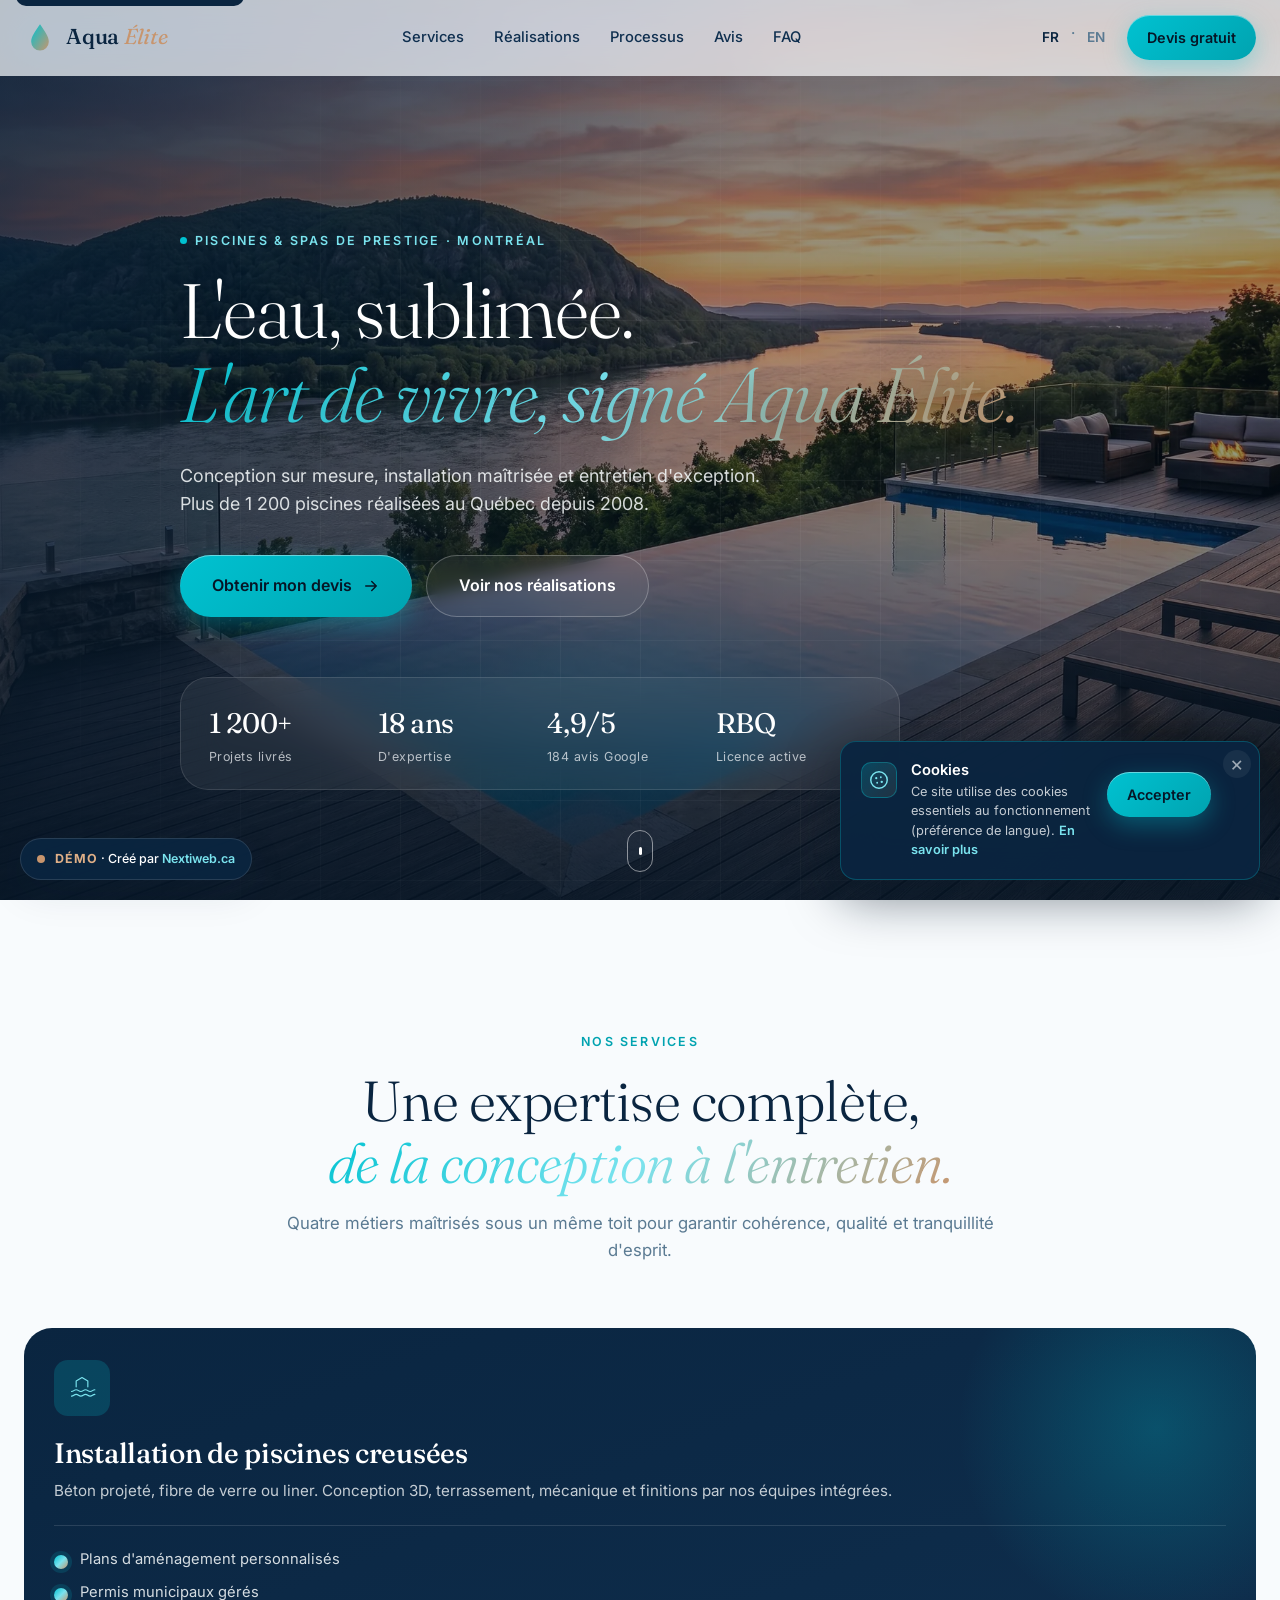
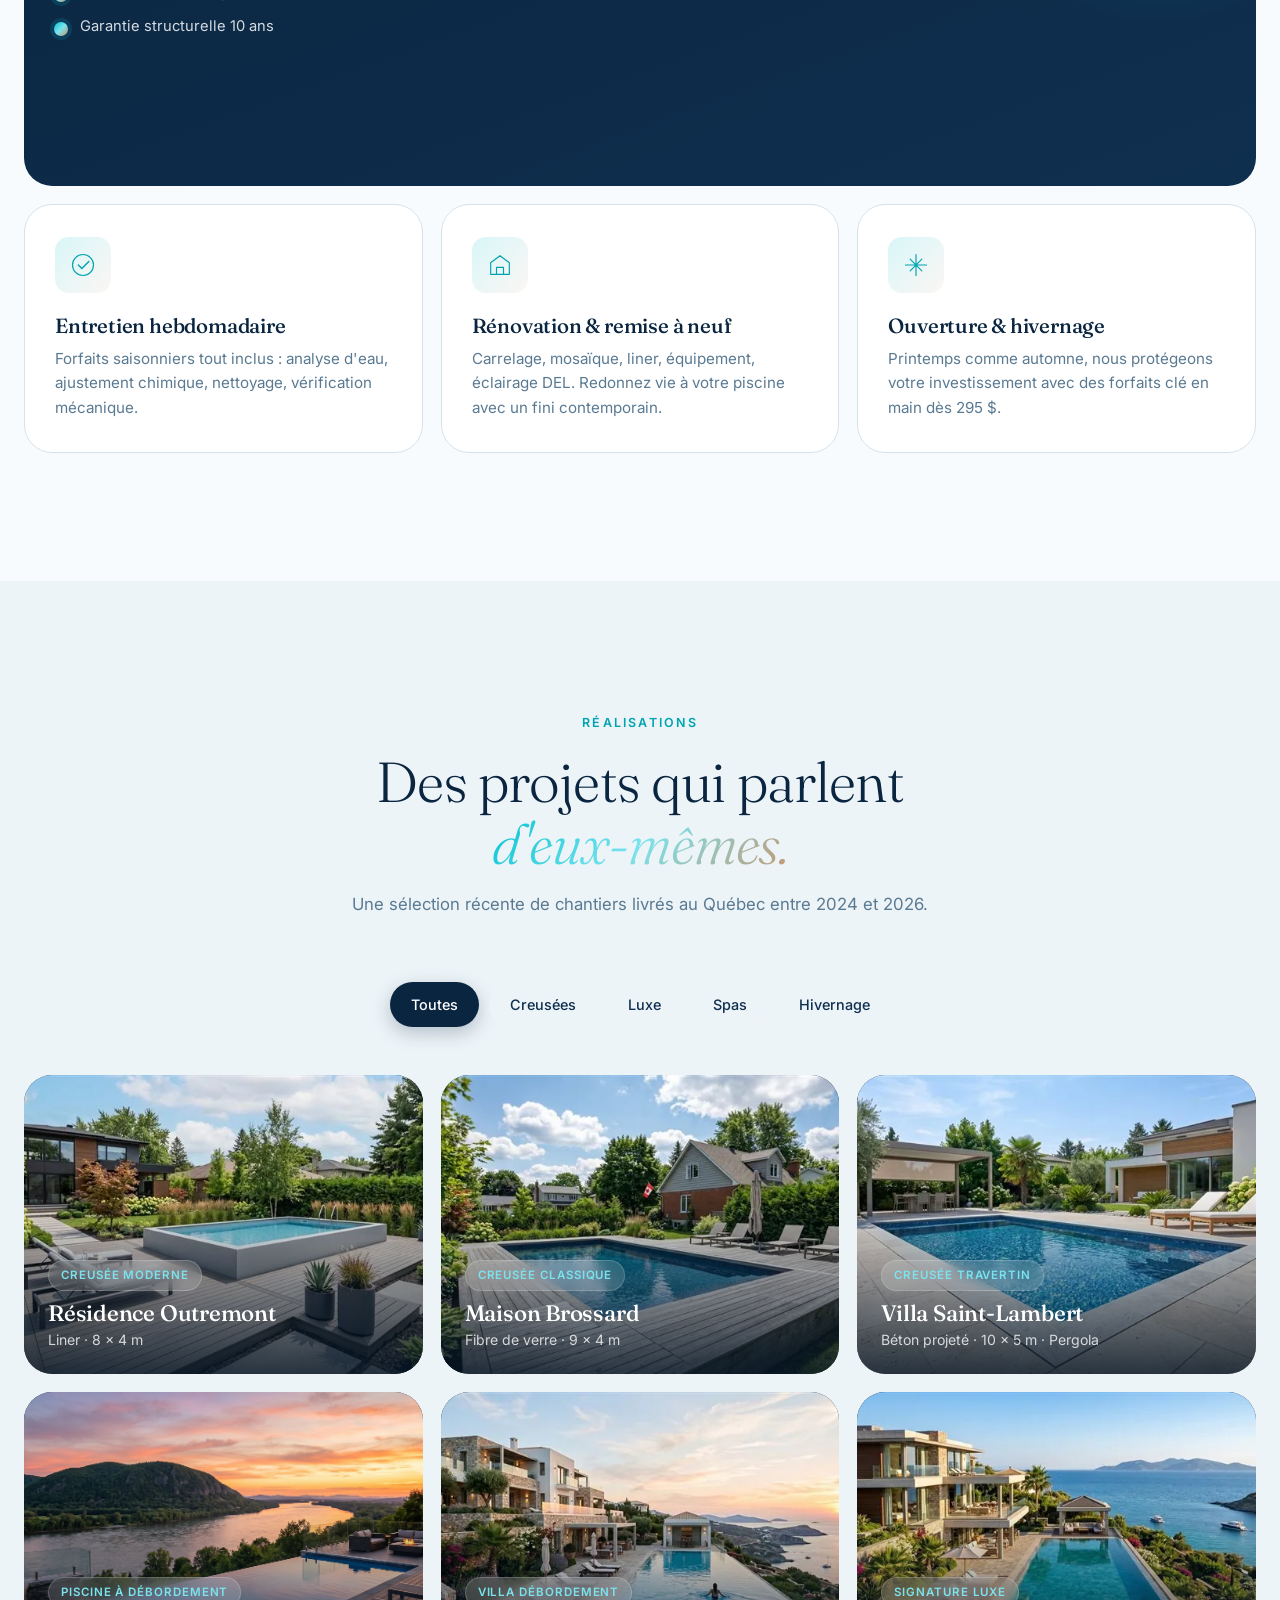
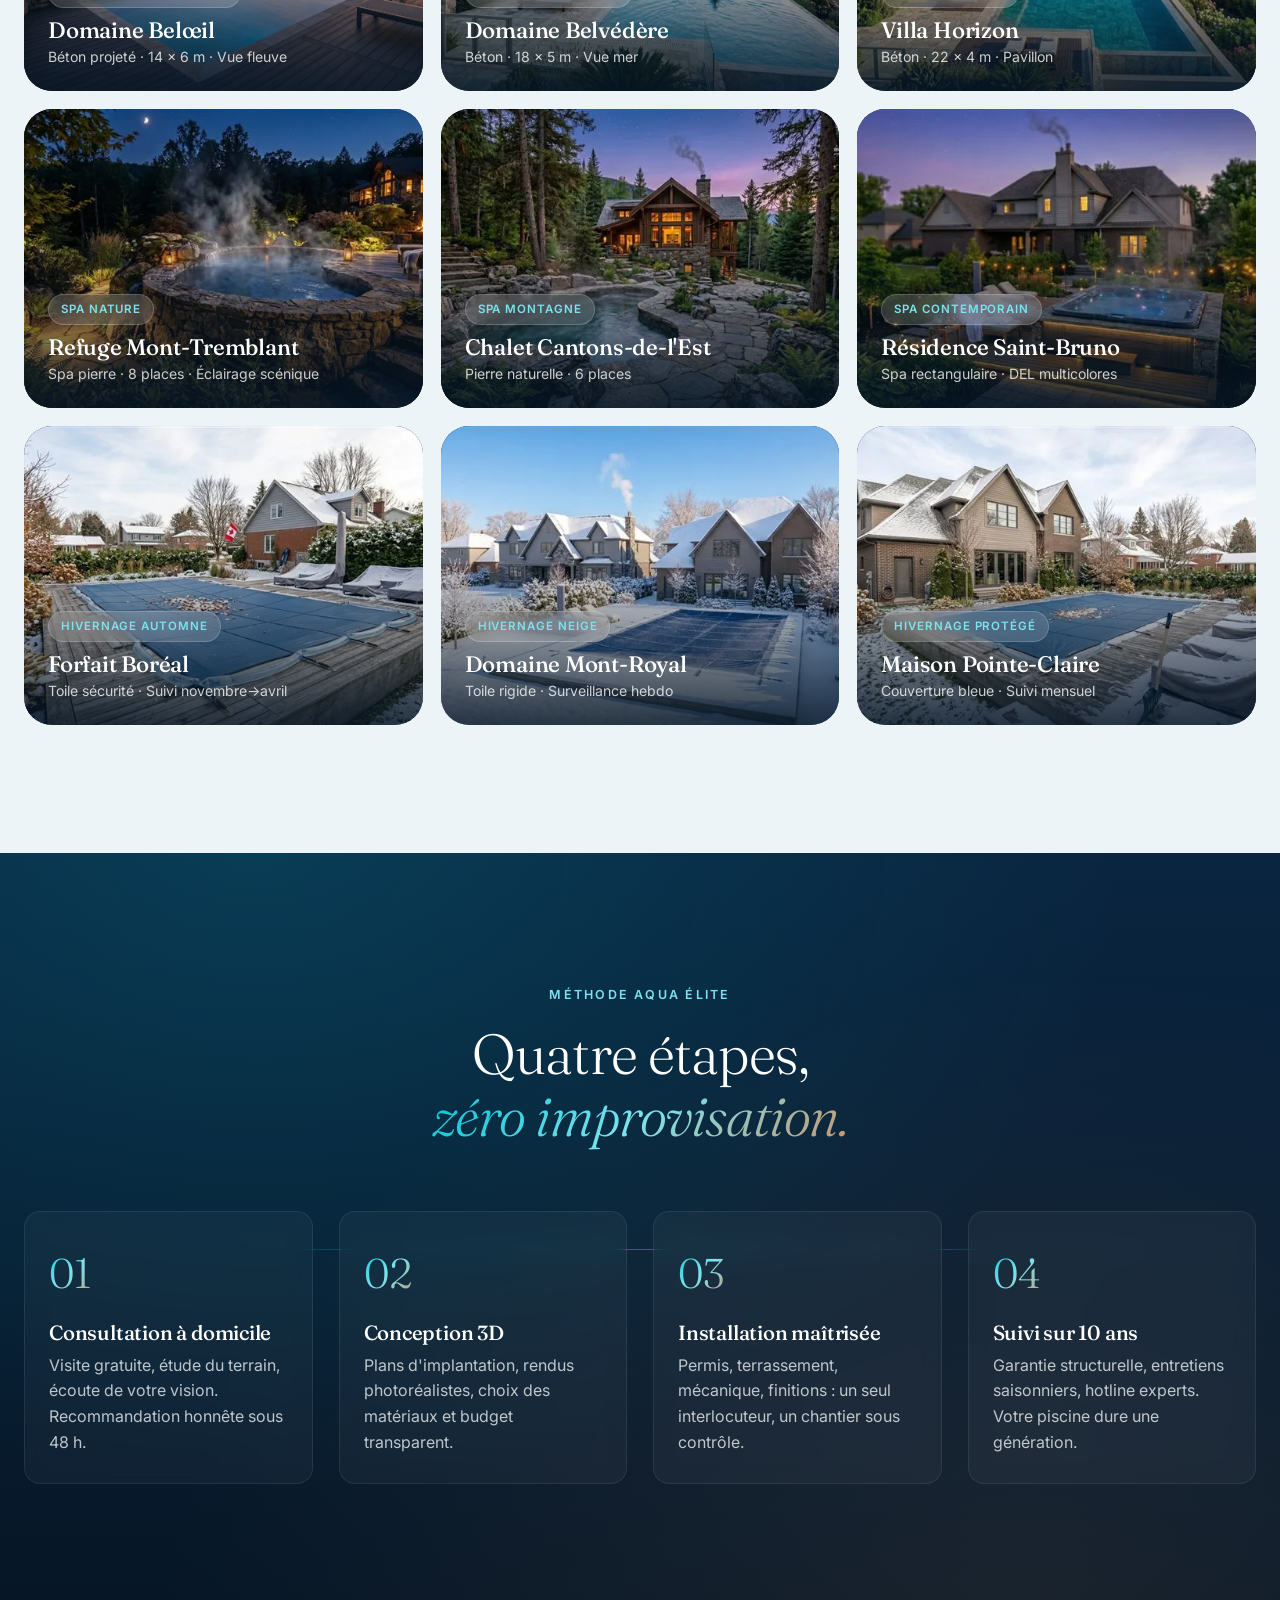
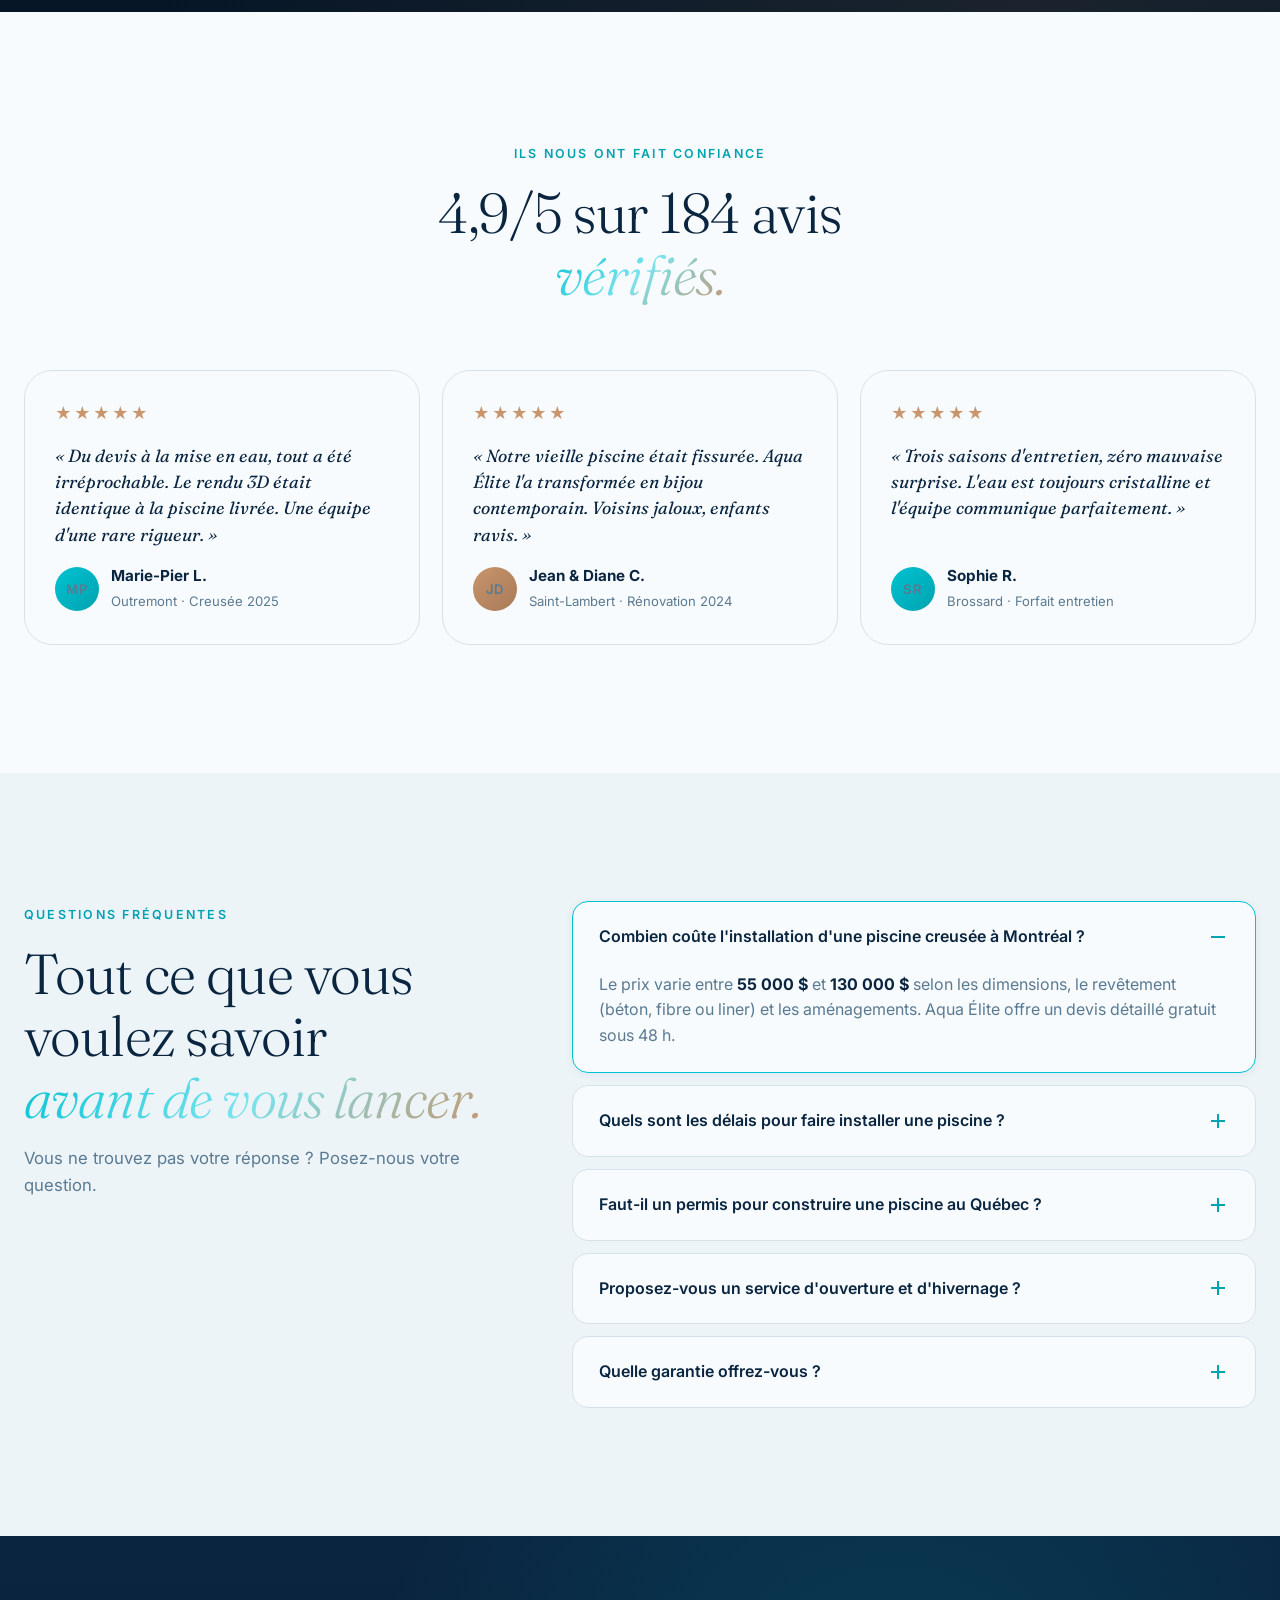
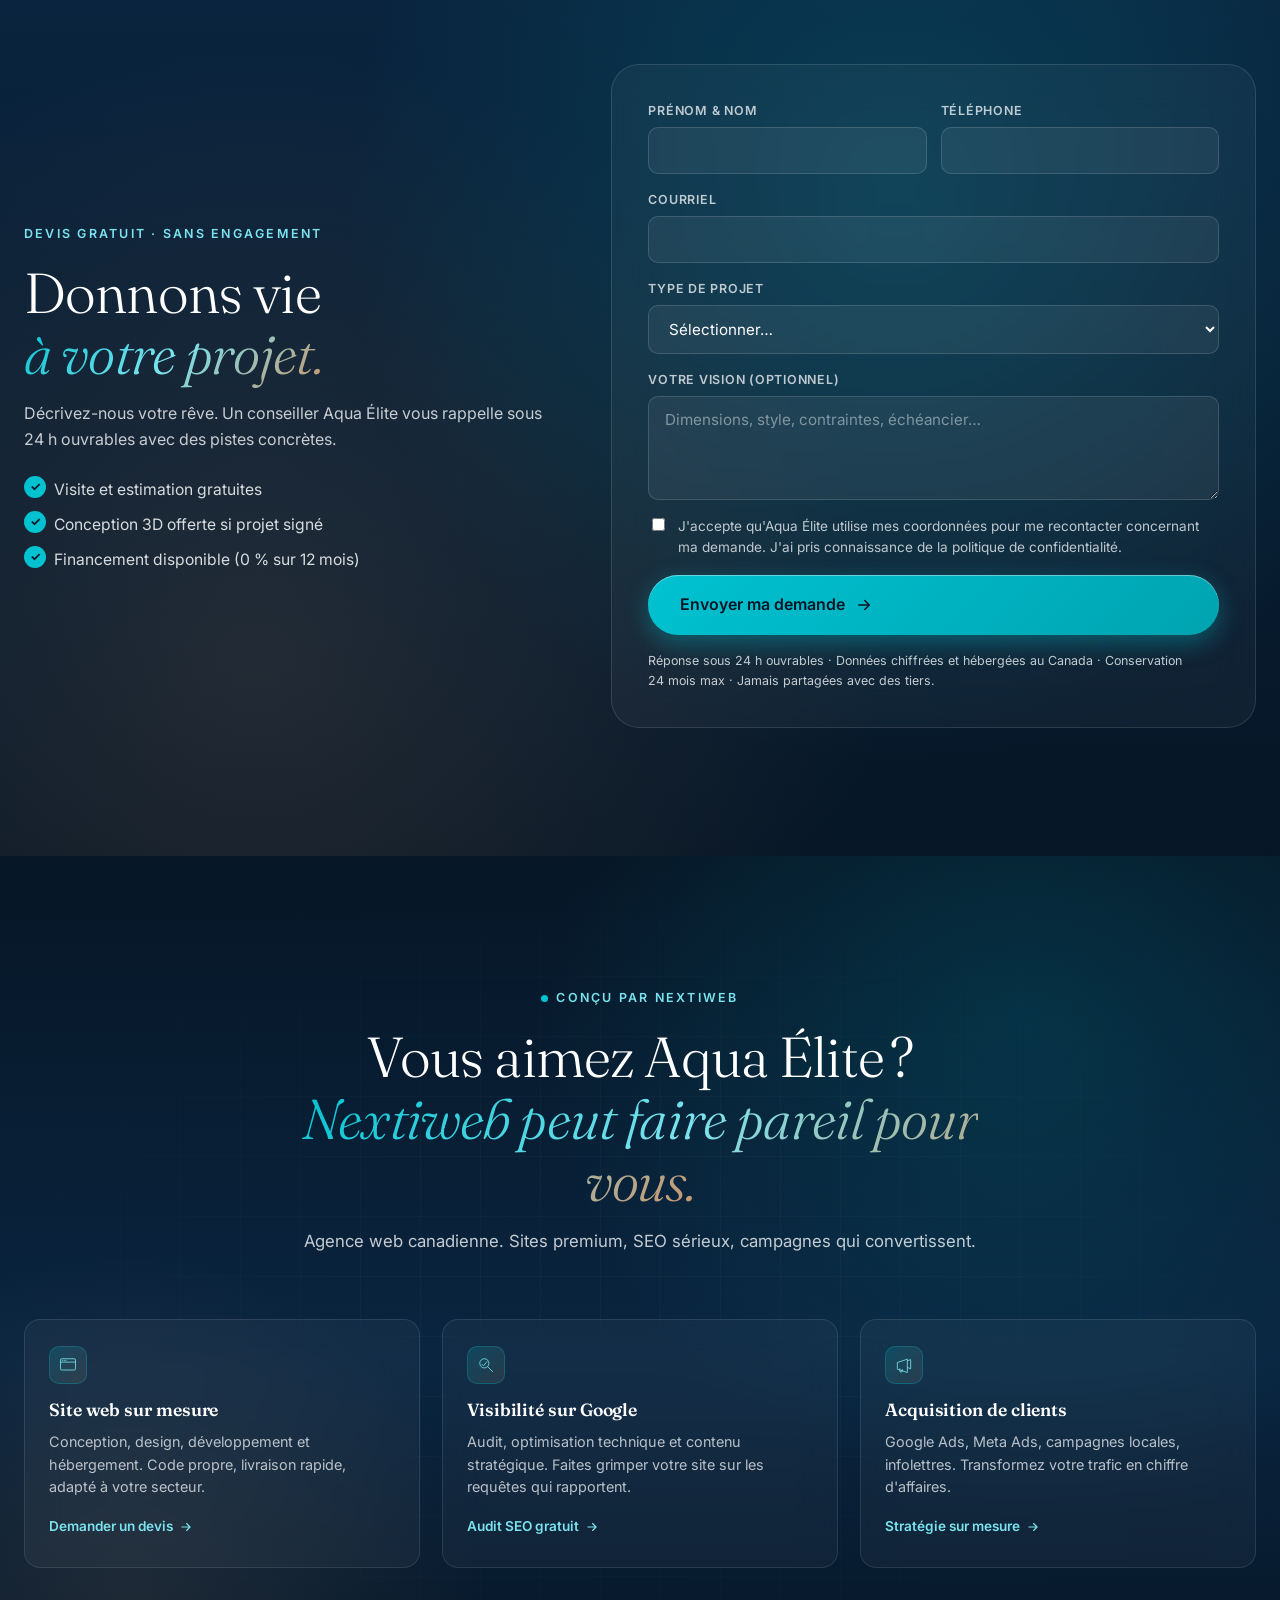
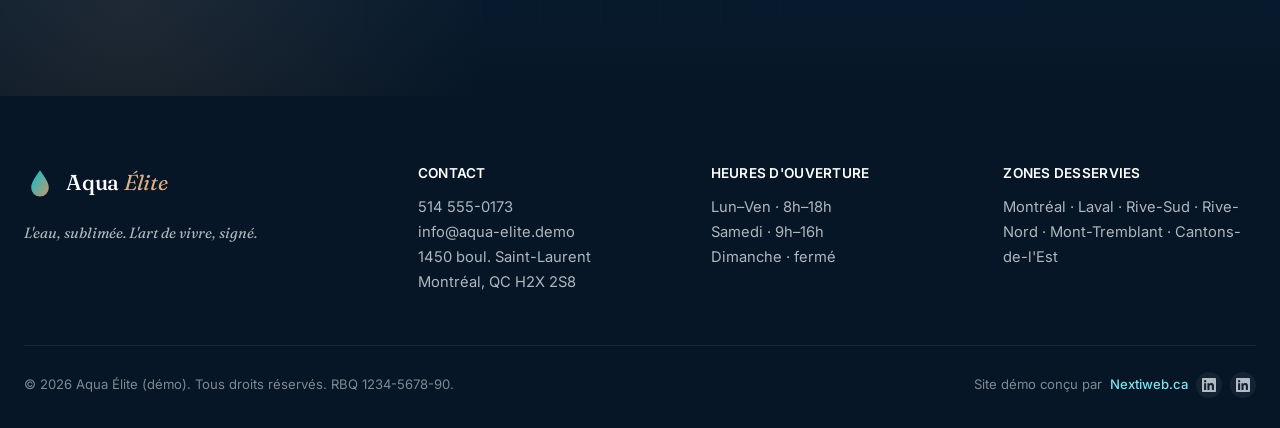
<file: index.html>
<!DOCTYPE html>
<html lang="fr-CA">
<head>
<meta charset="UTF-8">
<meta name="viewport" content="width=device-width, initial-scale=1.0">
<meta name="theme-color" content="#0A2540">

<title>Aqua Élite — Piscines & spas de prestige · Construction et entretien Montréal</title>
<meta name="description" content="Aqua Élite conçoit, installe et entretient des piscines creusées, hors-terre et spas haut de gamme à Montréal et Rive-Sud. Devis gratuit · Garantie 10 ans · RBQ.">
<meta name="keywords" content="installation piscine creusée Montréal, entretien piscine Québec, piscine luxe Rive-Sud, spa résidentiel, ouverture piscine printemps, hivernage piscine, rénovation piscine Montréal">
<meta name="author" content="Aqua Élite">
<meta name="robots" content="index, follow, max-image-preview:large">

<link rel="canonical" href="https://construction-renovation.nextiwebstudio.ca/">
<link rel="alternate" hreflang="fr-CA" href="https://construction-renovation.nextiwebstudio.ca/">
<link rel="alternate" hreflang="en-CA" href="https://construction-renovation.nextiwebstudio.ca/en/">
<link rel="alternate" hreflang="x-default" href="https://construction-renovation.nextiwebstudio.ca/">

<!-- Open Graph -->
<meta property="og:type" content="website">
<meta property="og:locale" content="fr_CA">
<meta property="og:locale:alternate" content="en_CA">
<meta property="og:url" content="https://construction-renovation.nextiwebstudio.ca/">
<meta property="og:title" content="Aqua Élite — Piscines & spas de prestige à Montréal">
<meta property="og:description" content="Conception, installation et entretien de piscines haut de gamme. Devis gratuit · Garantie 10 ans.">
<meta property="og:image" content="https://construction-renovation.nextiwebstudio.ca/images/optimized/og-image.jpg">
<meta property="og:image:width" content="1200">
<meta property="og:image:height" content="630">
<meta property="og:image:alt" content="Aqua Élite — Piscines &amp; spas de prestige à Montréal">
<meta property="og:site_name" content="Aqua Élite">

<!-- Twitter -->
<meta name="twitter:card" content="summary_large_image">
<meta name="twitter:title" content="Aqua Élite — Piscines & spas de prestige à Montréal">
<meta name="twitter:description" content="Conception, installation et entretien de piscines haut de gamme. Devis gratuit · Garantie 10 ans.">
<meta name="twitter:image" content="https://construction-renovation.nextiwebstudio.ca/images/optimized/og-image.jpg">

<!-- Performance hints -->
<link rel="preconnect" href="https://fonts.googleapis.com">
<link rel="preconnect" href="https://fonts.gstatic.com" crossorigin>
<link rel="preload" as="image" imagesrcset="images/optimized/piscine-debordement-montreal-800.webp 800w, images/optimized/piscine-debordement-montreal-1200.webp 1200w, images/optimized/piscine-debordement-montreal.webp 2400w" imagesizes="100vw" fetchpriority="high" type="image/webp">
<link rel="dns-prefetch" href="https://nextiweb.ca">

<!-- Fonts : Fraunces (display luxe) + Inter (body) — chargement async non-bloquant -->
<link rel="preload" as="style" href="https://fonts.googleapis.com/css2?family=Fraunces:opsz,wght@9..144,300;9..144,400;9..144,500;9..144,600&family=Inter:wght@300;400;500;600;700&display=swap" onload="this.onload=null;this.rel='stylesheet'">
<noscript><link rel="stylesheet" href="https://fonts.googleapis.com/css2?family=Fraunces:opsz,wght@9..144,300;9..144,400;9..144,500;9..144,600&family=Inter:wght@300;400;500;600;700&display=swap"></noscript>

<link rel="icon" type="image/svg+xml" href="favicon.svg">
<style>*,*::before,*::after{box-sizing:border-box}html{scroll-behavior:smooth;-webkit-text-size-adjust:100%}body,h1,h2,h3,h4,p,ul,ol,figure,blockquote,dl,dd{margin:0}ul,ol{padding:0;list-style:none}img,svg,video{display:block;max-width:100%;height:auto}a{color:inherit;text-decoration:none}button{font:inherit;cursor:pointer;background:none;border:0;color:inherit}input,textarea,select,button{font-family:inherit}:focus-visible{outline:2px solid var(--cyan);outline-offset:3px;border-radius:4px}:root{--ink-900:#061626;--ink-800:#0A2540;--ink-700:#0F2F4F;--ink-600:#163E64;--ink-500:#2A5680;--cyan-400:#7AE3EE;--cyan-500:#00C2D1;--cyan-600:#00A3B0;--copper-400:#DEAF87;--copper-500:#C8956D;--copper-600:#A77A56;--paper:#F8FBFD;--paper-2:#EDF4F8;--line:#D6E2EB;--muted:#5A7A92;--grad-aqua:linear-gradient(135deg,#00C2D1 0%,#7AE3EE 50%,#C8956D 100%);--grad-deep:linear-gradient(180deg,#0A2540 0%,#061626 100%);--grad-card:linear-gradient(160deg,rgba(255,255,255,0.06),rgba(255,255,255,0.01));--shadow-sm:0 2px 10px rgba(10,37,64,0.06);--shadow-md:0 12px 40px rgba(10,37,64,0.10);--shadow-lg:0 30px 80px rgba(10,37,64,0.18);--shadow-glow:0 0 60px rgba(0,194,209,0.25);--font-display:'Fraunces','Cormorant Garamond',Georgia,serif;--font-body:'Inter',-apple-system,BlinkMacSystemFont,'Segoe UI',Roboto,sans-serif;--container:1240px;--radius-sm:10px;--radius:16px;--radius-lg:28px;--radius-xl:40px;--header-h:76px;--ease-out:cubic-bezier(0.22,0.61,0.36,1);--ease-spring:cubic-bezier(0.34,1.56,0.64,1)}html,body{font-family:var(--font-body);font-size:16px;line-height:1.6;color:var(--ink-800);background:var(--paper);-webkit-font-smoothing:antialiased}::selection{background:var(--cyan-500);color:var(--ink-900)}.skip-link{position:absolute;top:-40px;left:16px;background:var(--ink-800);color:#fff;padding:10px 16px;border-radius:0 0 var(--radius-sm) var(--radius-sm);font-weight:600;z-index:9999;transition:top .2s var(--ease-out)}.skip-link:focus{top:0}.container{width:min(var(--container),calc(100% - 48px));margin-inline:auto}h1,h2,h3,h4{font-family:var(--font-display);font-weight:400;letter-spacing:-0.015em;line-height:1.1;color:var(--ink-800)}h1{font-size:clamp(2.6rem,6vw,5rem);font-weight:300}h2{font-size:clamp(2.1rem,4.4vw,3.6rem);font-weight:300}h3{font-size:clamp(1.25rem,1.6vw,1.5rem);font-weight:500;letter-spacing:-0.01em}h4{font-size:1rem;font-weight:600;letter-spacing:0.02em;text-transform:uppercase;color:var(--ink-700);font-family:var(--font-body)}p{color:var(--muted);font-size:1rem}.eyebrow{display:inline-flex;align-items:center;gap:8px;font-size:0.78rem;font-weight:600;letter-spacing:0.18em;text-transform:uppercase;color:var(--cyan-600);margin-bottom:18px}.eyebrow .dot{width:7px;height:7px;border-radius:50%;background:var(--cyan-500);box-shadow:0 0 0 0 rgba(0,194,209,0.7);animation:pulse 2.4s var(--ease-out) infinite}@keyframes pulse{0%{box-shadow:0 0 0 0 rgba(0,194,209,0.6)}70%{box-shadow:0 0 0 12px rgba(0,194,209,0)}100%{box-shadow:0 0 0 0 rgba(0,194,209,0)}}.grad-text{background:var(--grad-aqua);-webkit-background-clip:text;background-clip:text;-webkit-text-fill-color:transparent;color:transparent;font-style:italic}.btn{display:inline-flex;align-items:center;gap:10px;padding:14px 26px;border-radius:999px;font-weight:600;font-size:0.95rem;transition:transform .25s var(--ease-out),box-shadow .25s var(--ease-out),background .25s var(--ease-out),color .25s var(--ease-out);white-space:nowrap;position:relative;overflow:hidden}.btn-lg{padding:17px 32px;font-size:1rem}.btn-compact{padding:11px 20px;font-size:0.9rem}.btn-primary{background:linear-gradient(135deg,var(--cyan-500),var(--cyan-600));color:var(--ink-900);box-shadow:0 8px 24px rgba(0,194,209,0.35),inset 0 1px 0 rgba(255,255,255,0.4)}.btn-primary::before{content:'';position:absolute;inset:0;background:linear-gradient(135deg,var(--cyan-400),#fff);opacity:0;transition:opacity .3s var(--ease-out)}.btn-primary>*{position:relative;z-index:1}.btn-primary:hover{transform:translateY(-2px);box-shadow:0 14px 32px rgba(0,194,209,0.45)}.btn-primary:hover::before{opacity:1}.btn-ghost{border:1px solid rgba(255,255,255,0.25);color:#fff;backdrop-filter:blur(8px);-webkit-backdrop-filter:blur(8px);background:rgba(255,255,255,0.05)}.btn-ghost:hover{background:rgba(255,255,255,0.12);border-color:rgba(255,255,255,0.5);transform:translateY(-2px)}.header{position:fixed;top:0;left:0;right:0;z-index:100;height:var(--header-h);background:rgba(248,251,253,0.72);backdrop-filter:saturate(180%) blur(20px);-webkit-backdrop-filter:saturate(180%) blur(20px);border-bottom:1px solid transparent;transition:background .3s var(--ease-out),border-color .3s var(--ease-out)}.header.scrolled{background:rgba(248,251,253,0.92);border-bottom-color:var(--line)}.header-inner{height:100%;display:flex;align-items:center;justify-content:space-between;gap:24px}.brand{display:inline-flex;align-items:center;gap:10px;font-family:var(--font-display);font-size:1.35rem;font-weight:500;color:var(--ink-800);letter-spacing:-0.01em}.brand-mark{width:32px;height:32px}.brand-text em{font-style:italic;color:var(--copper-500);font-weight:400}.nav{display:flex;gap:30px}.nav a{font-size:0.92rem;font-weight:500;color:var(--ink-700);position:relative;padding:6px 0;transition:color .2s var(--ease-out)}.nav a::after{content:'';position:absolute;left:0;right:0;bottom:0;height:1.5px;background:var(--grad-aqua);transform:scaleX(0);transform-origin:left;transition:transform .3s var(--ease-out)}.nav a:hover{color:var(--ink-800)}.nav a:hover::after{transform:scaleX(1)}.header-actions{display:flex;align-items:center;gap:16px}.lang-switch{display:inline-flex;gap:6px;font-size:0.85rem;font-weight:600;color:var(--muted)}.lang-switch a{padding:4px 6px;transition:color .2s}.lang-switch a.active{color:var(--ink-800)}.lang-switch a:hover{color:var(--cyan-600)}.nav-toggle{display:none;width:42px;height:42px;flex-direction:column;gap:5px;justify-content:center;align-items:center}.nav-toggle span{width:22px;height:2px;background:var(--ink-800);transition:transform .3s var(--ease-out),opacity .2s}.nav-toggle[aria-expanded='true'] span:nth-child(1){transform:translateY(7px) rotate(45deg)}.nav-toggle[aria-expanded='true'] span:nth-child(2){opacity:0}.nav-toggle[aria-expanded='true'] span:nth-child(3){transform:translateY(-7px) rotate(-45deg)}.mobile-nav{position:fixed;top:var(--header-h);left:0;right:0;background:var(--paper);border-bottom:1px solid var(--line);padding:24px;display:flex;flex-direction:column;gap:4px;box-shadow:var(--shadow-md);z-index:99}.mobile-nav[hidden]{display:none}.mobile-nav a{padding:14px 16px;border-radius:var(--radius-sm);font-weight:500;color:var(--ink-700)}.mobile-nav a:hover{background:var(--paper-2)}.mobile-nav .btn{margin-top:8px;align-self:flex-start}.hero{position:relative;min-height:100vh;min-height:100svh;display:flex;align-items:center;padding-top:var(--header-h);color:#fff;isolation:isolate;overflow:hidden}.hero-media{position:absolute;inset:0;z-index:-1}.hero-media img{width:100%;height:100%;object-fit:cover;transform:scale(1.05);animation:heroZoom 18s var(--ease-out) infinite alternate}@keyframes heroZoom{from{transform:scale(1.05)}to{transform:scale(1.12)}}.hero-overlay{position:absolute;inset:0;background:linear-gradient(180deg,rgba(6,22,38,0.55) 0%,rgba(6,22,38,0.35) 40%,rgba(6,22,38,0.85) 100%),linear-gradient(110deg,rgba(10,37,64,0.7) 0%,rgba(10,37,64,0) 50%)}.hero-grid{position:absolute;inset:0;background-image:linear-gradient(rgba(255,255,255,0.04) 1px,transparent 1px),linear-gradient(90deg,rgba(255,255,255,0.04) 1px,transparent 1px);background-size:80px 80px;mask-image:radial-gradient(ellipse at 50% 60%,#000 30%,transparent 80%);-webkit-mask-image:radial-gradient(ellipse at 50% 60%,#000 30%,transparent 80%)}.hero-content{padding:120px 0 80px;position:relative;z-index:2;max-width:920px}.hero .eyebrow{color:var(--cyan-400)}.hero-title{color:#fff;margin-bottom:24px;text-shadow:0 4px 30px rgba(0,0,0,0.4)}.hero-sub{font-size:clamp(1.05rem,1.4vw,1.2rem);color:rgba(248,251,253,0.85);max-width:600px;margin-bottom:36px}.hero-cta{display:flex;flex-wrap:wrap;gap:14px;margin-bottom:60px}.hero-stats{display:grid;grid-template-columns:repeat(4,minmax(0,1fr));gap:14px;padding:22px 28px;background:rgba(255,255,255,0.06);border:1px solid rgba(255,255,255,0.12);border-radius:var(--radius-lg);backdrop-filter:blur(20px);-webkit-backdrop-filter:blur(20px);max-width:720px}.hero-stats li{display:flex;flex-direction:column;gap:2px}.hero-stats strong{font-family:var(--font-display);font-size:clamp(1.4rem,2.2vw,1.9rem);font-weight:400;color:#fff;letter-spacing:-0.02em}.hero-stats span{font-size:0.78rem;color:rgba(248,251,253,0.7);letter-spacing:0.04em}.hero-scroll{position:absolute;bottom:28px;left:50%;transform:translateX(-50%);width:26px;height:42px;border-radius:999px;border:1.5px solid rgba(255,255,255,0.5);display:grid;place-items:center;z-index:2}.hero-scroll span{width:3px;height:8px;background:#fff;border-radius:99px;animation:scrollDot 1.8s var(--ease-out) infinite}@keyframes scrollDot{0%{transform:translateY(-8px);opacity:0}40%{opacity:1}100%{transform:translateY(8px);opacity:0}}@media(max-width:1080px){.nav{display:none}.nav-toggle{display:flex}.header-actions .btn-compact{display:none}}@media(max-width:720px){:root{--header-h:64px}.container{width:calc(100% - 32px)}.hero-stats{grid-template-columns:repeat(2,1fr);padding:18px 20px}}@media(prefers-reduced-motion:reduce){*,*::before,*::after{animation-duration:0.01ms !important;animation-iteration-count:1 !important;transition-duration:0.01ms !important;scroll-behavior:auto !important}.hero-media img{transform:none;animation:none}}</style>
<link rel="preload" as="style" href="assets/css/styles.css" onload="this.onload=null;this.rel='stylesheet'">
<noscript><link rel="stylesheet" href="assets/css/styles.css"></noscript>

<!-- Schema.org : LocalBusiness + Service -->
<script type="application/ld+json">
{
  "@context": "https://schema.org",
  "@graph": [
    {
      "@type": "LocalBusiness",
      "@id": "https://construction-renovation.nextiwebstudio.ca/#business",
      "name": "Aqua Élite",
      "image": "https://construction-renovation.nextiwebstudio.ca/images/optimized/piscine-debordement-montreal.jpg",
      "logo": "https://construction-renovation.nextiwebstudio.ca/favicon.svg",
      "url": "https://construction-renovation.nextiwebstudio.ca/",
      "telephone": "+1-514-555-0173",
      "email": "info@aqua-elite.demo",
      "priceRange": "$$$",
      "address": {
        "@type": "PostalAddress",
        "streetAddress": "1450 boul. Saint-Laurent",
        "addressLocality": "Montréal",
        "addressRegion": "QC",
        "postalCode": "H2X 2S8",
        "addressCountry": "CA"
      },
      "geo": {
        "@type": "GeoCoordinates",
        "latitude": 45.5088,
        "longitude": -73.5878
      },
      "areaServed": [
        {"@type": "City", "name": "Montréal"},
        {"@type": "City", "name": "Laval"},
        {"@type": "AdministrativeArea", "name": "Rive-Sud de Montréal"},
        {"@type": "AdministrativeArea", "name": "Rive-Nord de Montréal"}
      ],
      "openingHoursSpecification": [
        {"@type": "OpeningHoursSpecification", "dayOfWeek": ["Monday","Tuesday","Wednesday","Thursday","Friday"], "opens": "08:00", "closes": "18:00"},
        {"@type": "OpeningHoursSpecification", "dayOfWeek": "Saturday", "opens": "09:00", "closes": "16:00"}
      ],
      "aggregateRating": {
        "@type": "AggregateRating",
        "ratingValue": "4.9",
        "reviewCount": "184"
      },
      "sameAs": [
        "https://www.facebook.com/aquaelite.demo",
        "https://www.instagram.com/aquaelite.demo"
      ]
    },
    {
      "@type": "Service",
      "serviceType": "Installation de piscines creusées",
      "provider": {"@id": "https://construction-renovation.nextiwebstudio.ca/#business"},
      "areaServed": "Grand Montréal",
      "description": "Conception sur mesure et installation de piscines creusées en béton, fibre de verre ou liner."
    },
    {
      "@type": "Service",
      "serviceType": "Entretien et ouverture de piscines",
      "provider": {"@id": "https://construction-renovation.nextiwebstudio.ca/#business"},
      "areaServed": "Grand Montréal",
      "description": "Entretien hebdomadaire, ouverture de printemps, hivernage et services de rénovation."
    }
  ]
}
</script>

<!-- Organization Schema : agence Nextiweb (vraie entreprise derrière la démo) -->
<script type="application/ld+json">
{
  "@context": "https://schema.org",
  "@type": "Organization",
  "@id": "https://nextiweb.ca/#organization",
  "name": "Nextiweb",
  "alternateName": "Nextiweb.ca",
  "url": "https://nextiweb.ca",
  "logo": "https://nextiweb.ca/favicon.ico",
  "description": "Agence web canadienne à Montréal. Création de sites web, SEO et marketing digital.",
  "founder": {
    "@type": "Person",
    "name": "Khadija Aït Lassri",
    "jobTitle": "Fondatrice & développeuse web",
    "sameAs": "https://www.linkedin.com/in/khadija-ait-lassri/"
  },
  "address": {
    "@type": "PostalAddress",
    "addressLocality": "Montréal",
    "addressRegion": "QC",
    "addressCountry": "CA"
  },
  "sameAs": [
    "https://www.linkedin.com/company/25819184/",
    "https://www.linkedin.com/in/khadija-ait-lassri/"
  ]
}
</script>

<!-- FAQ Schema -->
<script type="application/ld+json">
{
  "@context": "https://schema.org",
  "@type": "FAQPage",
  "mainEntity": [
    {"@type": "Question", "name": "Combien coûte l'installation d'une piscine creusée à Montréal ?", "acceptedAnswer": {"@type": "Answer", "text": "Le prix varie entre 55 000 $ et 130 000 $ selon les dimensions, le revêtement (béton, fibre ou liner) et les aménagements. Aqua Élite offre un devis détaillé gratuit sous 48 h."}},
    {"@type": "Question", "name": "Quels sont les délais pour faire installer une piscine ?", "acceptedAnswer": {"@type": "Answer", "text": "Comptez 8 à 14 semaines entre la signature et la mise en eau, incluant les permis municipaux. Les chantiers démarrent dès la fin du dégel (mi-avril)."}},
    {"@type": "Question", "name": "Faut-il un permis pour construire une piscine au Québec ?", "acceptedAnswer": {"@type": "Answer", "text": "Oui, un permis municipal est obligatoire ainsi qu'une enceinte conforme au Règlement sur la sécurité des piscines résidentielles. Aqua Élite gère intégralement ces démarches."}},
    {"@type": "Question", "name": "Proposez-vous un service d'ouverture et d'hivernage ?", "acceptedAnswer": {"@type": "Answer", "text": "Oui. Forfait ouverture printanière dès 295 $ et hivernage complet dès 345 $, incluant l'analyse d'eau, le traitement et la pose ou le retrait de la toile sécurité."}},
    {"@type": "Question", "name": "Quelle garantie offrez-vous ?", "acceptedAnswer": {"@type": "Answer", "text": "Garantie structurelle 10 ans sur la coque, 5 ans sur les équipements (pompe, filtre, chauffe-eau) et garantie à vie sur la main-d'œuvre des installations Aqua Élite."}}
  ]
}
</script>
</head>

<body>
<a class="skip-link" href="#main">Aller au contenu principal</a>

<!-- Cursor lumineux (desktop only) -->
<div class="cursor-glow" aria-hidden="true"></div>

<!-- HEADER -->
<header class="header" id="header">
  <div class="container header-inner">
    <a class="brand" href="#" aria-label="Aqua Élite — accueil">
      <svg class="brand-mark" viewBox="0 0 40 40" aria-hidden="true">
        <defs><linearGradient id="bg" x1="0" y1="0" x2="1" y2="1">
          <stop offset="0%" stop-color="#00C2D1"/><stop offset="100%" stop-color="#C8956D"/>
        </linearGradient></defs>
        <path d="M20 4c-6 9-11 15-11 22a11 11 0 0 0 22 0c0-7-5-13-11-22z" fill="url(#bg)"/>
      </svg>
      <span class="brand-text">Aqua <em>Élite</em></span>
    </a>

    <nav class="nav" aria-label="Navigation principale">
      <a href="#services">Services</a>
      <a href="#realisations">Réalisations</a>
      <a href="#processus">Processus</a>
      <a href="#temoignages">Avis</a>
      <a href="#faq">FAQ</a>
    </nav>

    <div class="header-actions">
      <div class="lang-switch" role="group" aria-label="Choisir la langue">
        <a href="/" class="active" aria-current="page" lang="fr">FR</a>
        <span aria-hidden="true">·</span>
        <a href="en/" lang="en">EN</a>
      </div>
      <a class="btn btn-primary btn-compact" href="#devis">Devis gratuit</a>
      <button class="nav-toggle" aria-label="Ouvrir le menu" aria-expanded="false" aria-controls="mobile-nav">
        <span></span><span></span><span></span>
      </button>
    </div>
  </div>
  <nav class="mobile-nav" id="mobile-nav" aria-label="Menu mobile" hidden>
    <a href="#services">Services</a>
    <a href="#realisations">Réalisations</a>
    <a href="#processus">Processus</a>
    <a href="#temoignages">Avis</a>
    <a href="#faq">FAQ</a>
    <a href="#devis" class="btn btn-primary">Devis gratuit</a>
  </nav>
</header>

<main id="main">

<!-- HERO -->
<section class="hero" aria-label="Accueil">
  <div class="hero-media">
    <picture>
      <source media="(max-width:800px)" srcset="images/optimized/piscine-debordement-montreal-800.webp" type="image/webp">
      <source media="(max-width:800px)" srcset="images/optimized/piscine-debordement-montreal-800.jpg" type="image/jpeg">
      <source media="(max-width:1200px)" srcset="images/optimized/piscine-debordement-montreal-1200.webp" type="image/webp">
      <source media="(max-width:1200px)" srcset="images/optimized/piscine-debordement-montreal-1200.jpg" type="image/jpeg">
      <source srcset="images/optimized/piscine-debordement-montreal.webp" type="image/webp">
      <img src="images/optimized/piscine-debordement-montreal.jpg" sizes="100vw" alt="Piscine à débordement au coucher de soleil avec vue panoramique sur le fleuve, terrasse en bois et chaises longues, projet Aqua Élite à Montréal." width="2400" height="1350" fetchpriority="high">
    </picture>
    <div class="hero-overlay"></div>
    <div class="hero-grid" aria-hidden="true"></div>
  </div>

  <div class="container hero-content">
    <span class="eyebrow"><span class="dot"></span>Piscines & spas de prestige · Montréal</span>
    <h1 class="hero-title">
      L'eau, sublimée.<br>
      <span class="grad-text">L'art de vivre, signé Aqua&nbsp;Élite.</span>
    </h1>
    <p class="hero-sub">Conception sur mesure, installation maîtrisée et entretien d'exception. Plus de 1 200 piscines réalisées au Québec depuis 2008.</p>
    <div class="hero-cta">
      <a class="btn btn-primary btn-lg" href="#devis">
        Obtenir mon devis
        <svg viewBox="0 0 24 24" aria-hidden="true" width="18" height="18"><path d="M5 12h14M13 6l6 6-6 6" fill="none" stroke="currentColor" stroke-width="2" stroke-linecap="round" stroke-linejoin="round"/></svg>
      </a>
      <a class="btn btn-ghost btn-lg" href="#realisations">Voir nos réalisations</a>
    </div>

    <ul class="hero-stats" aria-label="Chiffres clés">
      <li><strong data-count="1200">1 200+</strong><span>Projets livrés</span></li>
      <li><strong data-count="18">18 ans</strong><span>D'expertise</span></li>
      <li><strong data-count="49">4,9/5</strong><span>184 avis Google</span></li>
      <li><strong>RBQ</strong><span>Licence active</span></li>
    </ul>
  </div>

  <a class="hero-scroll" href="#services" aria-label="Faire défiler">
    <span></span>
  </a>
</section>

<!-- SERVICES -->
<section class="section services" id="services" aria-labelledby="services-title">
  <div class="container">
    <header class="section-head">
      <span class="eyebrow">Nos services</span>
      <h2 id="services-title">Une expertise complète,<br><span class="grad-text">de la conception à l'entretien.</span></h2>
      <p>Quatre métiers maîtrisés sous un même toit pour garantir cohérence, qualité et tranquillité d'esprit.</p>
    </header>

    <div class="bento">
      <article class="bento-card bento-lg">
        <div class="bento-icon" aria-hidden="true">
          <svg viewBox="0 0 48 48"><path d="M6 30c4 0 4-3 8-3s4 3 8 3 4-3 8-3 4 3 8 3 4-3 8-3M6 38c4 0 4-3 8-3s4 3 8 3 4-3 8-3 4 3 8 3 4-3 8-3M14 22V12l10-6 10 6v10" fill="none" stroke="currentColor" stroke-width="2" stroke-linecap="round" stroke-linejoin="round"/></svg>
        </div>
        <h3>Installation de piscines creusées</h3>
        <p>Béton projeté, fibre de verre ou liner. Conception 3D, terrassement, mécanique et finitions par nos équipes intégrées.</p>
        <ul class="bento-list">
          <li>Plans d'aménagement personnalisés</li>
          <li>Permis municipaux gérés</li>
          <li>Garantie structurelle 10&nbsp;ans</li>
        </ul>
      </article>

      <article class="bento-card">
        <div class="bento-icon" aria-hidden="true">
          <svg viewBox="0 0 48 48"><circle cx="24" cy="24" r="18" fill="none" stroke="currentColor" stroke-width="2"/><path d="M16 24l6 6 12-12" fill="none" stroke="currentColor" stroke-width="2.5" stroke-linecap="round" stroke-linejoin="round"/></svg>
        </div>
        <h3>Entretien hebdomadaire</h3>
        <p>Forfaits saisonniers tout inclus : analyse d'eau, ajustement chimique, nettoyage, vérification mécanique.</p>
      </article>

      <article class="bento-card">
        <div class="bento-icon" aria-hidden="true">
          <svg viewBox="0 0 48 48"><path d="M8 40V20l16-12 16 12v20zM18 40V28h12v12" fill="none" stroke="currentColor" stroke-width="2" stroke-linejoin="round"/></svg>
        </div>
        <h3>Rénovation & remise à neuf</h3>
        <p>Carrelage, mosaïque, liner, équipement, éclairage DEL. Redonnez vie à votre piscine avec un fini contemporain.</p>
      </article>

      <article class="bento-card">
        <div class="bento-icon" aria-hidden="true">
          <svg viewBox="0 0 48 48"><path d="M24 6v36M14 14l20 20M34 14L14 34M6 24h36" fill="none" stroke="currentColor" stroke-width="2" stroke-linecap="round"/></svg>
        </div>
        <h3>Ouverture & hivernage</h3>
        <p>Printemps comme automne, nous protégeons votre investissement avec des forfaits clé en main dès 295&nbsp;$.</p>
      </article>
    </div>
  </div>
</section>

<!-- GALERIE / REALISATIONS -->
<section class="section gallery" id="realisations" aria-labelledby="gallery-title">
  <div class="container">
    <header class="section-head">
      <span class="eyebrow">Réalisations</span>
      <h2 id="gallery-title">Des projets qui parlent<br><span class="grad-text">d'eux-mêmes.</span></h2>
      <p>Une sélection récente de chantiers livrés au Québec entre 2024 et 2026.</p>
    </header>

    <div class="filters" role="tablist" aria-label="Filtrer les réalisations">
      <button class="chip active" role="tab" aria-selected="true" data-filter="all">Toutes</button>
      <button class="chip" role="tab" aria-selected="false" data-filter="creusee">Creusées</button>
      <button class="chip" role="tab" aria-selected="false" data-filter="luxe">Luxe</button>
      <button class="chip" role="tab" aria-selected="false" data-filter="spa">Spas</button>
      <button class="chip" role="tab" aria-selected="false" data-filter="hiver">Hivernage</button>
    </div>

    <div class="grid-gallery">
      <!-- CREUSÉES (3) -->
      <figure class="gcard" data-cat="creusee">
        <picture>
          <source srcset="images/optimized/installation-piscine-creusee-montreal-700.webp" type="image/webp">
          <img src="images/optimized/installation-piscine-creusee-montreal-700.jpg" alt="Piscine creusée moderne avec terrasse en composite et aménagement paysager contemporain" loading="lazy" width="1400" height="1050">
        </picture>
        <figcaption>
          <span class="tag">Creusée moderne</span>
          <h3>Résidence Outremont</h3>
          <p>Liner · 8 × 4 m</p>
        </figcaption>
      </figure>

      <figure class="gcard" data-cat="creusee">
        <picture>
          <source srcset="images/optimized/piscine-creusee-terrasse-bois-montreal-700.webp" type="image/webp">
          <img src="images/optimized/piscine-creusee-terrasse-bois-montreal-700.jpg" alt="Piscine creusée classique avec deck en bois et vue sur jardin résidentiel québécois" loading="lazy" width="1400" height="1050">
        </picture>
        <figcaption>
          <span class="tag">Creusée classique</span>
          <h3>Maison Brossard</h3>
          <p>Fibre de verre · 9 × 4 m</p>
        </figcaption>
      </figure>

      <figure class="gcard" data-cat="creusee">
        <picture>
          <source srcset="images/optimized/piscine-creusee-travertin-pergola-montreal-700.webp" type="image/webp">
          <img src="images/optimized/piscine-creusee-travertin-pergola-montreal-700.jpg" alt="Piscine creusée avec terrasse en pierre travertin, pergola et aménagement méditerranéen" loading="lazy" width="1400" height="1050">
        </picture>
        <figcaption>
          <span class="tag">Creusée travertin</span>
          <h3>Villa Saint-Lambert</h3>
          <p>Béton projeté · 10 × 5 m · Pergola</p>
        </figcaption>
      </figure>

      <!-- LUXE / DÉBORDEMENT (3) -->
      <figure class="gcard" data-cat="luxe">
        <picture>
          <source srcset="images/optimized/piscine-debordement-montreal.webp" type="image/webp">
          <img src="images/optimized/piscine-debordement-montreal.jpg" alt="Piscine à débordement au crépuscule, vue panoramique sur le fleuve" loading="lazy" width="2400" height="1350">
        </picture>
        <figcaption>
          <span class="tag">Piscine à débordement</span>
          <h3>Domaine Belœil</h3>
          <p>Béton projeté · 14 × 6 m · Vue fleuve</p>
        </figcaption>
      </figure>

      <figure class="gcard" data-cat="luxe">
        <picture>
          <source srcset="images/optimized/piscine-debordement-luxe-montreal-700.webp" type="image/webp">
          <img src="images/optimized/piscine-debordement-luxe-montreal-700.jpg" alt="Villa avec piscine à débordement face à la mer au coucher de soleil" loading="lazy" width="1400" height="1050">
        </picture>
        <figcaption>
          <span class="tag">Villa débordement</span>
          <h3>Domaine Belvédère</h3>
          <p>Béton · 18 × 5 m · Vue mer</p>
        </figcaption>
      </figure>

      <figure class="gcard" data-cat="luxe">
        <picture>
          <source srcset="images/optimized/piscine-debordement-vue-panoramique-700.webp" type="image/webp">
          <img src="images/optimized/piscine-debordement-vue-panoramique-700.jpg" alt="Piscine à débordement longue face à la baie avec yachts et ciel bleu" loading="lazy" width="1400" height="1050">
        </picture>
        <figcaption>
          <span class="tag">Signature luxe</span>
          <h3>Villa Horizon</h3>
          <p>Béton · 22 × 4 m · Pavillon</p>
        </figcaption>
      </figure>

      <!-- SPAS (3) -->
      <figure class="gcard" data-cat="spa">
        <picture>
          <source srcset="images/optimized/spa-exterieur-pierre-nuit-montreal-700.webp" type="image/webp">
          <img src="images/optimized/spa-exterieur-pierre-nuit-montreal-700.jpg" alt="Spa en pierre la nuit avec vapeur d'eau, lanternes allumées et ambiance forêt" loading="lazy" width="1400" height="1050">
        </picture>
        <figcaption>
          <span class="tag">Spa nature</span>
          <h3>Refuge Mont-Tremblant</h3>
          <p>Spa pierre · 8 places · Éclairage scénique</p>
        </figcaption>
      </figure>

      <figure class="gcard" data-cat="spa">
        <picture>
          <source srcset="images/optimized/spa-integre-chalet-montreal-700.webp" type="image/webp">
          <img src="images/optimized/spa-integre-chalet-montreal-700.jpg" alt="Spa intégré en pierre au pied d'un chalet en montagne au crépuscule" loading="lazy" width="1400" height="1050">
        </picture>
        <figcaption>
          <span class="tag">Spa montagne</span>
          <h3>Chalet Cantons-de-l'Est</h3>
          <p>Pierre naturelle · 6 places</p>
        </figcaption>
      </figure>

      <figure class="gcard" data-cat="spa">
        <picture>
          <source srcset="images/optimized/spa-moderne-eclaire-montreal-700.webp" type="image/webp">
          <img src="images/optimized/spa-moderne-eclaire-montreal-700.jpg" alt="Spa moderne illuminé en soirée avec deck éclairé et chaises longues" loading="lazy" width="1400" height="1050">
        </picture>
        <figcaption>
          <span class="tag">Spa contemporain</span>
          <h3>Résidence Saint-Bruno</h3>
          <p>Spa rectangulaire · DEL multicolores</p>
        </figcaption>
      </figure>

      <!-- HIVERNAGE (3) -->
      <figure class="gcard" data-cat="hiver">
        <picture>
          <source srcset="images/optimized/hivernage-piscine-montreal-700.webp" type="image/webp">
          <img src="images/optimized/hivernage-piscine-montreal-700.jpg" alt="Piscine hivernée avec toile de sécurité, paysage automnal québécois" loading="lazy" width="1400" height="1050">
        </picture>
        <figcaption>
          <span class="tag">Hivernage automne</span>
          <h3>Forfait Boréal</h3>
          <p>Toile sécurité · Suivi novembre→avril</p>
        </figcaption>
      </figure>

      <figure class="gcard" data-cat="hiver">
        <picture>
          <source srcset="images/optimized/piscine-hivernee-hiver-montreal-700.webp" type="image/webp">
          <img src="images/optimized/piscine-hivernee-hiver-montreal-700.jpg" alt="Piscine hivernée enneigée devant une résidence québécoise avec drapeau du Canada" loading="lazy" width="1400" height="1050">
        </picture>
        <figcaption>
          <span class="tag">Hivernage neige</span>
          <h3>Domaine Mont-Royal</h3>
          <p>Toile rigide · Surveillance hebdo</p>
        </figcaption>
      </figure>

      <figure class="gcard" data-cat="hiver">
        <picture>
          <source srcset="images/optimized/fermeture-piscine-montreal-700.webp" type="image/webp">
          <img src="images/optimized/fermeture-piscine-montreal-700.jpg" alt="Piscine couverte d'une bâche bleue de sécurité en début d'hiver" loading="lazy" width="1400" height="1050">
        </picture>
        <figcaption>
          <span class="tag">Hivernage protégé</span>
          <h3>Maison Pointe-Claire</h3>
          <p>Couverture bleue · Suivi mensuel</p>
        </figcaption>
      </figure>
    </div>
  </div>
</section>

<!-- PROCESSUS -->
<section class="section process" id="processus" aria-labelledby="process-title">
  <div class="container">
    <header class="section-head">
      <span class="eyebrow">Méthode Aqua Élite</span>
      <h2 id="process-title">Quatre étapes,<br><span class="grad-text">zéro improvisation.</span></h2>
    </header>

    <ol class="steps">
      <li class="step">
        <span class="step-num">01</span>
        <h3>Consultation à domicile</h3>
        <p>Visite gratuite, étude du terrain, écoute de votre vision. Recommandation honnête sous 48&nbsp;h.</p>
      </li>
      <li class="step">
        <span class="step-num">02</span>
        <h3>Conception 3D</h3>
        <p>Plans d'implantation, rendus photoréalistes, choix des matériaux et budget transparent.</p>
      </li>
      <li class="step">
        <span class="step-num">03</span>
        <h3>Installation maîtrisée</h3>
        <p>Permis, terrassement, mécanique, finitions : un seul interlocuteur, un chantier sous contrôle.</p>
      </li>
      <li class="step">
        <span class="step-num">04</span>
        <h3>Suivi sur 10&nbsp;ans</h3>
        <p>Garantie structurelle, entretiens saisonniers, hotline experts. Votre piscine dure une génération.</p>
      </li>
    </ol>
  </div>
</section>

<!-- TEMOIGNAGES -->
<section class="section reviews" id="temoignages" aria-labelledby="reviews-title">
  <div class="container">
    <header class="section-head">
      <span class="eyebrow">Ils nous ont fait confiance</span>
      <h2 id="reviews-title">4,9/5 sur 184 avis<br><span class="grad-text">vérifiés.</span></h2>
    </header>

    <div class="grid-reviews">
      <article class="review">
        <div class="stars" aria-label="5 étoiles sur 5">★★★★★</div>
        <blockquote>« Du devis à la mise en eau, tout a été irréprochable. Le rendu 3D était identique à la piscine livrée. Une équipe d'une rare rigueur. »</blockquote>
        <footer>
          <span class="avatar" data-color="cyan" aria-hidden="true">MP</span>
          <div><strong>Marie-Pier L.</strong><span>Outremont · Creusée 2025</span></div>
        </footer>
      </article>

      <article class="review">
        <div class="stars" aria-label="5 étoiles sur 5">★★★★★</div>
        <blockquote>« Notre vieille piscine était fissurée. Aqua Élite l'a transformée en bijou contemporain. Voisins jaloux, enfants ravis. »</blockquote>
        <footer>
          <span class="avatar" data-color="copper" aria-hidden="true">JD</span>
          <div><strong>Jean &amp; Diane C.</strong><span>Saint-Lambert · Rénovation 2024</span></div>
        </footer>
      </article>

      <article class="review">
        <div class="stars" aria-label="5 étoiles sur 5">★★★★★</div>
        <blockquote>« Trois saisons d'entretien, zéro mauvaise surprise. L'eau est toujours cristalline et l'équipe communique parfaitement. »</blockquote>
        <footer>
          <span class="avatar" data-color="cyan" aria-hidden="true">SR</span>
          <div><strong>Sophie R.</strong><span>Brossard · Forfait entretien</span></div>
        </footer>
      </article>
    </div>
  </div>
</section>

<!-- FAQ -->
<section class="section faq" id="faq" aria-labelledby="faq-title">
  <div class="container faq-wrap">
    <header class="section-head left">
      <span class="eyebrow">Questions fréquentes</span>
      <h2 id="faq-title">Tout ce que vous voulez savoir<br><span class="grad-text">avant de vous lancer.</span></h2>
      <p>Vous ne trouvez pas votre réponse&nbsp;? <a href="#devis">Posez-nous votre question</a>.</p>
    </header>

    <div class="faq-list">
      <details class="faq-item" open>
        <summary>Combien coûte l'installation d'une piscine creusée à Montréal&nbsp;?<span class="faq-icon" aria-hidden="true"></span></summary>
        <div class="faq-body"><p>Le prix varie entre <strong>55 000 $</strong> et <strong>130 000 $</strong> selon les dimensions, le revêtement (béton, fibre ou liner) et les aménagements. Aqua Élite offre un devis détaillé gratuit sous 48&nbsp;h.</p></div>
      </details>
      <details class="faq-item">
        <summary>Quels sont les délais pour faire installer une piscine&nbsp;?<span class="faq-icon" aria-hidden="true"></span></summary>
        <div class="faq-body"><p>Comptez <strong>8 à 14 semaines</strong> entre la signature et la mise en eau, incluant les permis municipaux. Les chantiers démarrent dès la fin du dégel (mi-avril).</p></div>
      </details>
      <details class="faq-item">
        <summary>Faut-il un permis pour construire une piscine au Québec&nbsp;?<span class="faq-icon" aria-hidden="true"></span></summary>
        <div class="faq-body"><p>Oui, un permis municipal est obligatoire ainsi qu'une enceinte conforme au <em>Règlement sur la sécurité des piscines résidentielles</em>. Aqua Élite gère intégralement ces démarches.</p></div>
      </details>
      <details class="faq-item">
        <summary>Proposez-vous un service d'ouverture et d'hivernage&nbsp;?<span class="faq-icon" aria-hidden="true"></span></summary>
        <div class="faq-body"><p>Oui. Forfait <strong>ouverture printanière dès 295&nbsp;$</strong> et <strong>hivernage complet dès 345&nbsp;$</strong>, incluant l'analyse d'eau, le traitement et la pose ou le retrait de la toile sécurité.</p></div>
      </details>
      <details class="faq-item">
        <summary>Quelle garantie offrez-vous&nbsp;?<span class="faq-icon" aria-hidden="true"></span></summary>
        <div class="faq-body"><p>Garantie <strong>structurelle 10 ans</strong> sur la coque, <strong>5 ans</strong> sur les équipements (pompe, filtre, chauffe-eau) et garantie à vie sur la main-d'œuvre des installations Aqua Élite.</p></div>
      </details>
    </div>
  </div>
</section>

<!-- CTA DEVIS -->
<section class="section cta" id="devis" aria-labelledby="cta-title">
  <div class="container cta-wrap">
    <div class="cta-text">
      <span class="eyebrow">Devis gratuit · sans engagement</span>
      <h2 id="cta-title">Donnons vie<br><span class="grad-text">à votre projet.</span></h2>
      <p>Décrivez-nous votre rêve. Un conseiller Aqua Élite vous rappelle sous 24&nbsp;h ouvrables avec des pistes concrètes.</p>
      <ul class="cta-bullets">
        <li>Visite et estimation gratuites</li>
        <li>Conception 3D offerte si projet signé</li>
        <li>Financement disponible (0&nbsp;% sur 12 mois)</li>
      </ul>
    </div>

    <form class="cta-form" id="quoteForm" novalidate aria-label="Formulaire de devis">
      <div class="row">
        <label class="field">
          <span>Prénom &amp; nom</span>
          <input type="text" name="name" autocomplete="name" required minlength="2">
        </label>
        <label class="field">
          <span>Téléphone</span>
          <input type="tel" name="phone" autocomplete="tel" required pattern="[0-9 +()-]{8,}">
        </label>
      </div>
      <label class="field">
        <span>Courriel</span>
        <input type="email" name="email" autocomplete="email" required>
      </label>
      <label class="field">
        <span>Type de projet</span>
        <select name="project" required>
          <option value="">Sélectionner…</option>
          <option>Installation piscine creusée</option>
          <option>Installation piscine hors-terre</option>
          <option>Spa résidentiel</option>
          <option>Rénovation</option>
          <option>Entretien / hivernage</option>
        </select>
      </label>
      <label class="field">
        <span>Votre vision (optionnel)</span>
        <textarea name="message" rows="4" placeholder="Dimensions, style, contraintes, échéancier…"></textarea>
      </label>
      <label class="checkbox">
        <input type="checkbox" required>
        <span>J'accepte qu'Aqua Élite utilise mes coordonnées pour me recontacter concernant ma demande. J'ai pris connaissance de la <a href="politique-confidentialite.html" target="_blank" rel="noopener">politique de confidentialité</a>.</span>
      </label>
      <button class="btn btn-primary btn-lg" type="submit">
        Envoyer ma demande
        <svg viewBox="0 0 24 24" aria-hidden="true" width="18" height="18"><path d="M5 12h14M13 6l6 6-6 6" fill="none" stroke="currentColor" stroke-width="2" stroke-linecap="round" stroke-linejoin="round"/></svg>
      </button>
      <p class="form-note">Réponse sous 24&nbsp;h ouvrables · Données chiffrées et hébergées au Canada · Conservation 24&nbsp;mois max · Jamais partagées avec des tiers.</p>
    </form>
  </div>
</section>
<!-- BANDEAU NEXTIWEB · 3 services -->
<section class="section partner" id="nextiweb-services" aria-labelledby="partner-title">
  <div class="container">
    <header class="section-head">
      <span class="eyebrow"><span class="dot"></span>Conçu par Nextiweb</span>
      <h2 id="partner-title">Vous aimez Aqua&nbsp;Élite&#8239;?<br><span class="grad-text">Nextiweb peut faire pareil pour vous.</span></h2>
      <p>Agence web canadienne. Sites premium, SEO sérieux, campagnes qui convertissent.</p>
    </header>

    <div class="grid-partner">
      <article class="partner-card">
        <div class="partner-icon" aria-hidden="true">
          <svg viewBox="0 0 48 48"><rect x="6" y="9" width="36" height="27" rx="3" fill="none" stroke="currentColor" stroke-width="2"/><path d="M6 17h36M11 13h.5M15 13h.5M19 13h.5" fill="none" stroke="currentColor" stroke-width="2" stroke-linecap="round"/></svg>
        </div>
        <h3>Site web sur mesure</h3>
        <p>Conception, design, développement et hébergement. Code propre, livraison rapide, adapté à votre secteur.</p>
        <a class="partner-cta" href="https://nextiweb.ca/construction-renovation.html" target="_blank" rel="noopener">
          <span>Demander un devis</span>
          <svg viewBox="0 0 24 24" aria-hidden="true" width="16" height="16"><path d="M5 12h14M13 6l6 6-6 6" fill="none" stroke="currentColor" stroke-width="2" stroke-linecap="round" stroke-linejoin="round"/></svg>
        </a>
      </article>

      <article class="partner-card">
        <div class="partner-icon" aria-hidden="true">
          <svg viewBox="0 0 48 48"><circle cx="20" cy="20" r="11" fill="none" stroke="currentColor" stroke-width="2"/><path d="M28 28l12 12" fill="none" stroke="currentColor" stroke-width="2" stroke-linecap="round"/><path d="M14 22l4 4 8-10" fill="none" stroke="currentColor" stroke-width="2" stroke-linecap="round" stroke-linejoin="round"/></svg>
        </div>
        <h3>Visibilité sur Google</h3>
        <p>Audit, optimisation technique et contenu stratégique. Faites grimper votre site sur les requêtes qui rapportent.</p>
        <a class="partner-cta" href="https://nextiweb.ca/construction-renovation.html" target="_blank" rel="noopener">
          <span>Audit SEO gratuit</span>
          <svg viewBox="0 0 24 24" aria-hidden="true" width="16" height="16"><path d="M5 12h14M13 6l6 6-6 6" fill="none" stroke="currentColor" stroke-width="2" stroke-linecap="round" stroke-linejoin="round"/></svg>
        </a>
      </article>

      <article class="partner-card">
        <div class="partner-icon" aria-hidden="true">
          <svg viewBox="0 0 48 48"><path d="M8 32V18l24-8v32l-24-8z" fill="none" stroke="currentColor" stroke-width="2" stroke-linejoin="round"/><path d="M32 14l8-3v22l-8-3M14 32v6a3 3 0 0 0 6 0v-4" fill="none" stroke="currentColor" stroke-width="2" stroke-linejoin="round"/></svg>
        </div>
        <h3>Acquisition de clients</h3>
        <p>Google Ads, Meta Ads, campagnes locales, infolettres. Transformez votre trafic en chiffre d'affaires.</p>
        <a class="partner-cta" href="https://nextiweb.ca/construction-renovation.html" target="_blank" rel="noopener">
          <span>Stratégie sur mesure</span>
          <svg viewBox="0 0 24 24" aria-hidden="true" width="16" height="16"><path d="M5 12h14M13 6l6 6-6 6" fill="none" stroke="currentColor" stroke-width="2" stroke-linecap="round" stroke-linejoin="round"/></svg>
        </a>
      </article>
    </div>

  </div>
</section>
</main>

<!-- FOOTER -->
<footer class="footer" role="contentinfo">
  <div class="container footer-grid">
    <div>
      <a class="brand" href="#" aria-label="Aqua Élite — accueil">
        <svg class="brand-mark" viewBox="0 0 40 40" aria-hidden="true">
          <path d="M20 4c-6 9-11 15-11 22a11 11 0 0 0 22 0c0-7-5-13-11-22z" fill="url(#bg)"/>
          <defs><linearGradient id="bg" x1="0" y1="0" x2="1" y2="1">
            <stop offset="0%" stop-color="#00C2D1"/><stop offset="100%" stop-color="#C8956D"/>
          </linearGradient></defs>
        </svg>
        <span class="brand-text">Aqua <em>Élite</em></span>
      </a>
      <p class="footer-tagline">L'eau, sublimée. L'art de vivre, signé.</p>
    </div>

    <div>
      <h4>Contact</h4>
      <p><a href="tel:+15145550173">514 555-0173</a></p>
      <p><a href="mailto:info@aqua-elite.demo">info@aqua-elite.demo</a></p>
      <p>1450 boul. Saint-Laurent<br>Montréal, QC H2X 2S8</p>
    </div>

    <div>
      <h4>Heures d'ouverture</h4>
      <p>Lun–Ven · 8h–18h<br>Samedi · 9h–16h<br>Dimanche · fermé</p>
    </div>

    <div>
      <h4>Zones desservies</h4>
      <p>Montréal · Laval · Rive-Sud · Rive-Nord · Mont-Tremblant · Cantons-de-l'Est</p>
    </div>
  </div>

  <div class="container footer-bar">
    <small>© 2026 Aqua Élite (démo). Tous droits réservés. RBQ&nbsp;1234-5678-90.</small>
    <small class="footer-credit">
      Site démo conçu par <a href="https://nextiweb.ca/construction-renovation.html" target="_blank" rel="noopener">Nextiweb.ca</a>
      <a class="social-link" href="https://www.linkedin.com/company/25819184/" target="_blank" rel="noopener" aria-label="LinkedIn de Nextiweb" title="Nextiweb sur LinkedIn">
        <svg viewBox="0 0 24 24" width="14" height="14" aria-hidden="true"><path d="M20.45 20.45h-3.55v-5.57c0-1.33-.02-3.04-1.85-3.04-1.85 0-2.13 1.45-2.13 2.94v5.67H9.37V9h3.41v1.56h.05c.47-.9 1.64-1.85 3.38-1.85 3.61 0 4.28 2.38 4.28 5.47v6.27zM5.34 7.43a2.06 2.06 0 1 1 0-4.12 2.06 2.06 0 0 1 0 4.12zM7.12 20.45H3.56V9h3.56v11.45zM22.22 0H1.77C.79 0 0 .77 0 1.72v20.56C0 23.23.79 24 1.77 24h20.45c.98 0 1.78-.77 1.78-1.72V1.72C24 .77 23.2 0 22.22 0z" fill="currentColor"/></svg>
      </a>
      <a class="social-link" href="https://www.linkedin.com/in/khadija-ait-lassri/" target="_blank" rel="noopener" aria-label="LinkedIn de Khadija Aït Lassri, fondatrice de Nextiweb" title="Khadija Aït Lassri sur LinkedIn">
        <svg viewBox="0 0 24 24" width="14" height="14" aria-hidden="true"><path d="M20.45 20.45h-3.55v-5.57c0-1.33-.02-3.04-1.85-3.04-1.85 0-2.13 1.45-2.13 2.94v5.67H9.37V9h3.41v1.56h.05c.47-.9 1.64-1.85 3.38-1.85 3.61 0 4.28 2.38 4.28 5.47v6.27zM5.34 7.43a2.06 2.06 0 1 1 0-4.12 2.06 2.06 0 0 1 0 4.12zM7.12 20.45H3.56V9h3.56v11.45zM22.22 0H1.77C.79 0 0 .77 0 1.72v20.56C0 23.23.79 24 1.77 24h20.45c.98 0 1.78-.77 1.78-1.72V1.72C24 .77 23.2 0 22.22 0z" fill="currentColor"/></svg>
      </a>
    </small>
  </div>
</footer>

<!-- Badge démo flottant -->
<a class="demo-badge" href="https://nextiweb.ca/construction-renovation.html" target="_blank" rel="noopener" aria-label="Démo créée par Nextiweb.ca">
  <span class="badge-dot" aria-hidden="true"></span>
  <span><strong>DÉMO</strong> · Créé par <em>Nextiweb.ca</em></span>
</a>

<!-- Popup consentement cookies -->
<div class="cookie-banner" id="cookieBanner" role="dialog" aria-labelledby="cookie-title" aria-describedby="cookie-desc" aria-modal="true" hidden>
  <div class="cookie-icon" aria-hidden="true">
    <svg viewBox="0 0 24 24" width="22" height="22"><circle cx="12" cy="12" r="9" fill="none" stroke="currentColor" stroke-width="1.6"/><circle cx="9" cy="10" r="1.2" fill="currentColor"/><circle cx="14" cy="9" r="1" fill="currentColor"/><circle cx="15" cy="14" r="1.3" fill="currentColor"/><circle cx="10" cy="15" r="1" fill="currentColor"/></svg>
  </div>
  <div class="cookie-text">
    <h3 id="cookie-title">Cookies</h3>
    <p id="cookie-desc">Ce site utilise des cookies essentiels au fonctionnement (préférence de langue). <a href="politique-confidentialite.html">En savoir plus</a></p>
  </div>
  <div class="cookie-actions">
    <button class="btn btn-primary btn-compact" id="cookieAccept" type="button">Accepter</button>
  </div>
  <button class="cookie-close" id="cookieClose" type="button" aria-label="Fermer">×</button>
</div>

<script src="assets/js/script.js" defer></script>
</body>
</html>
</file>
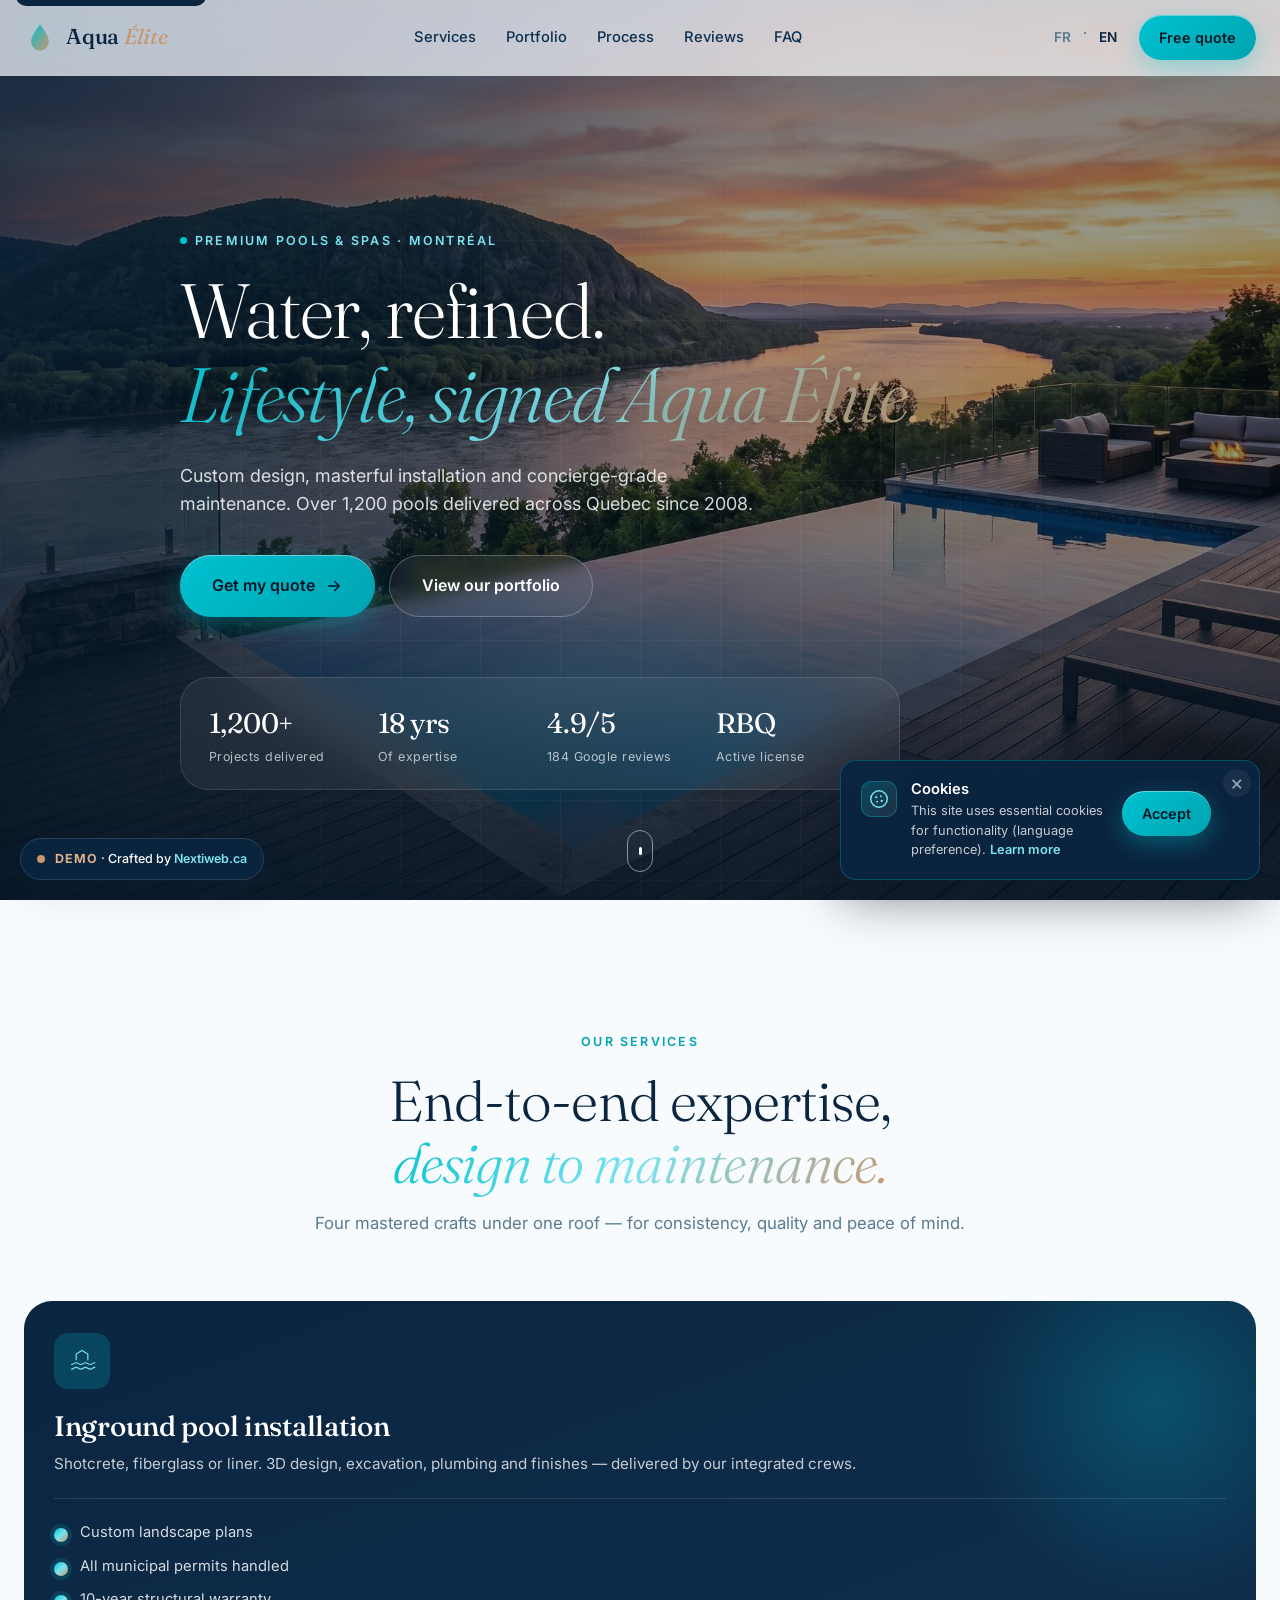
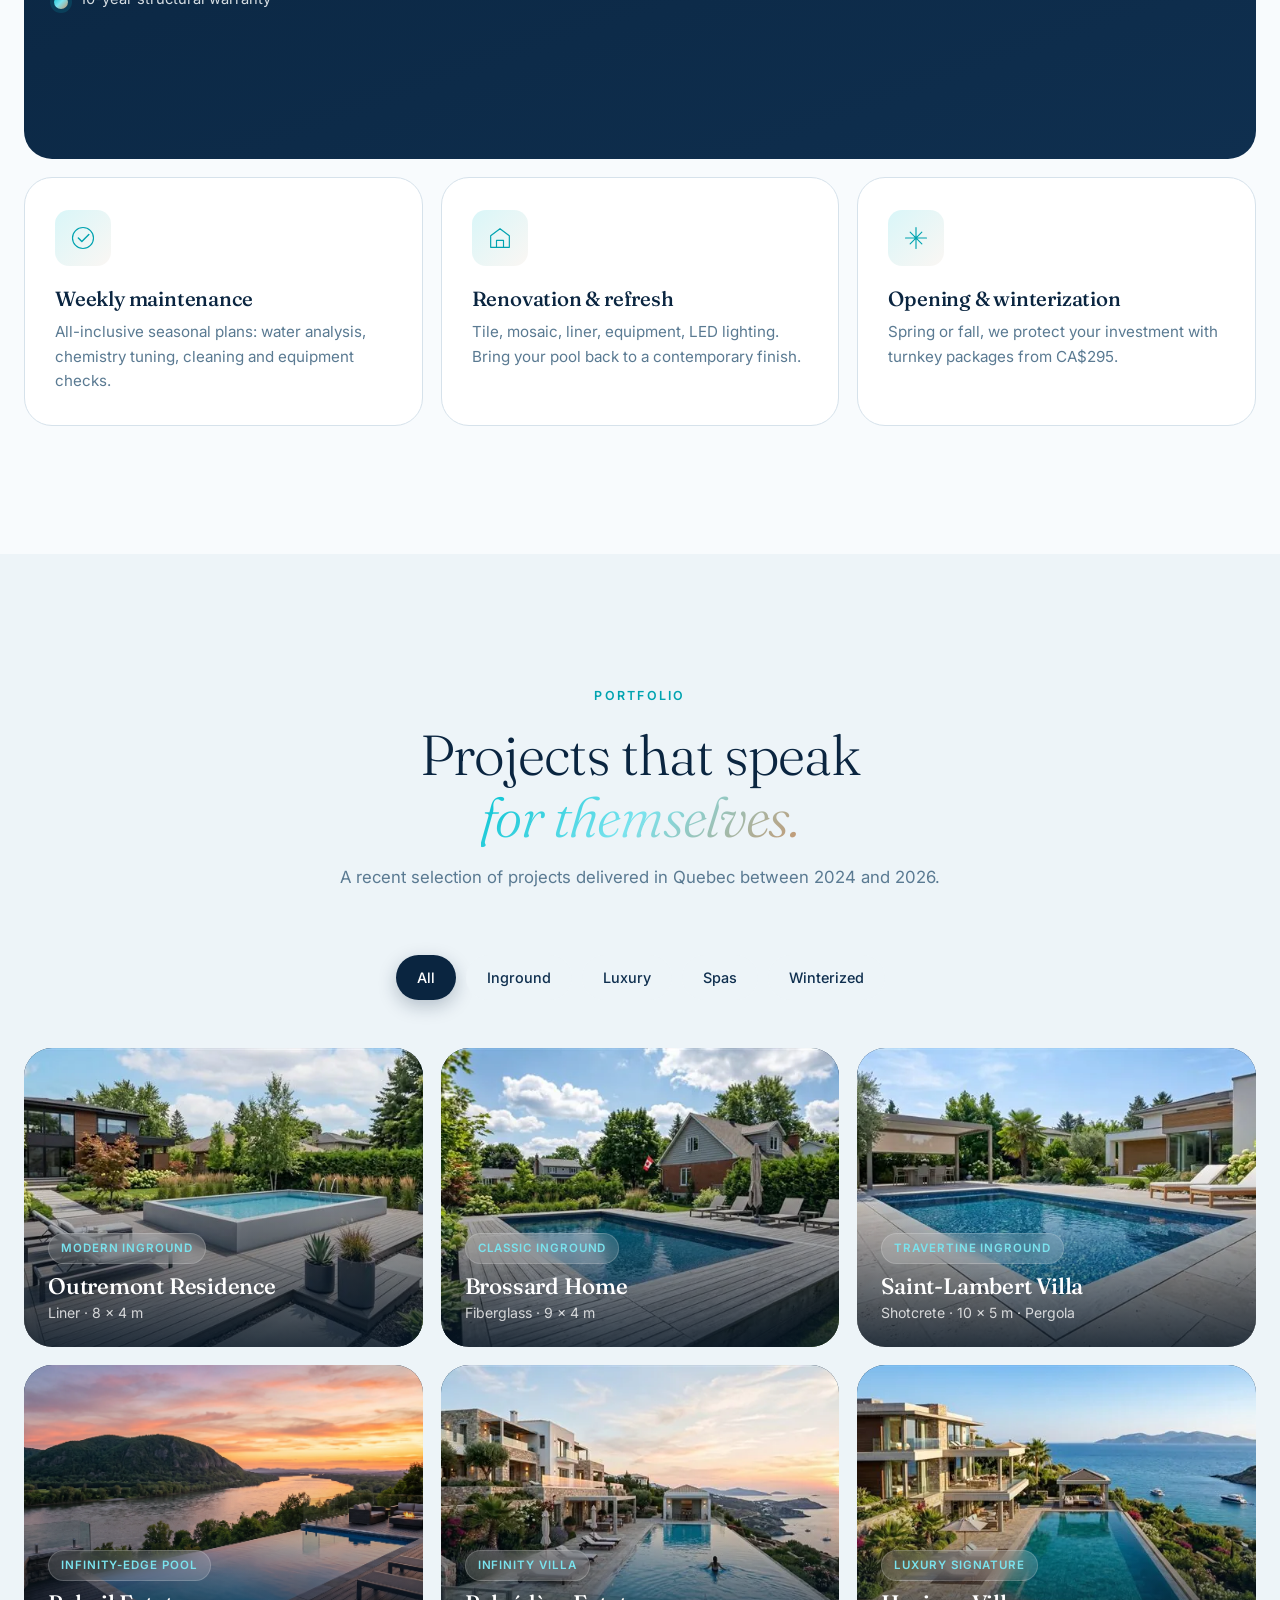
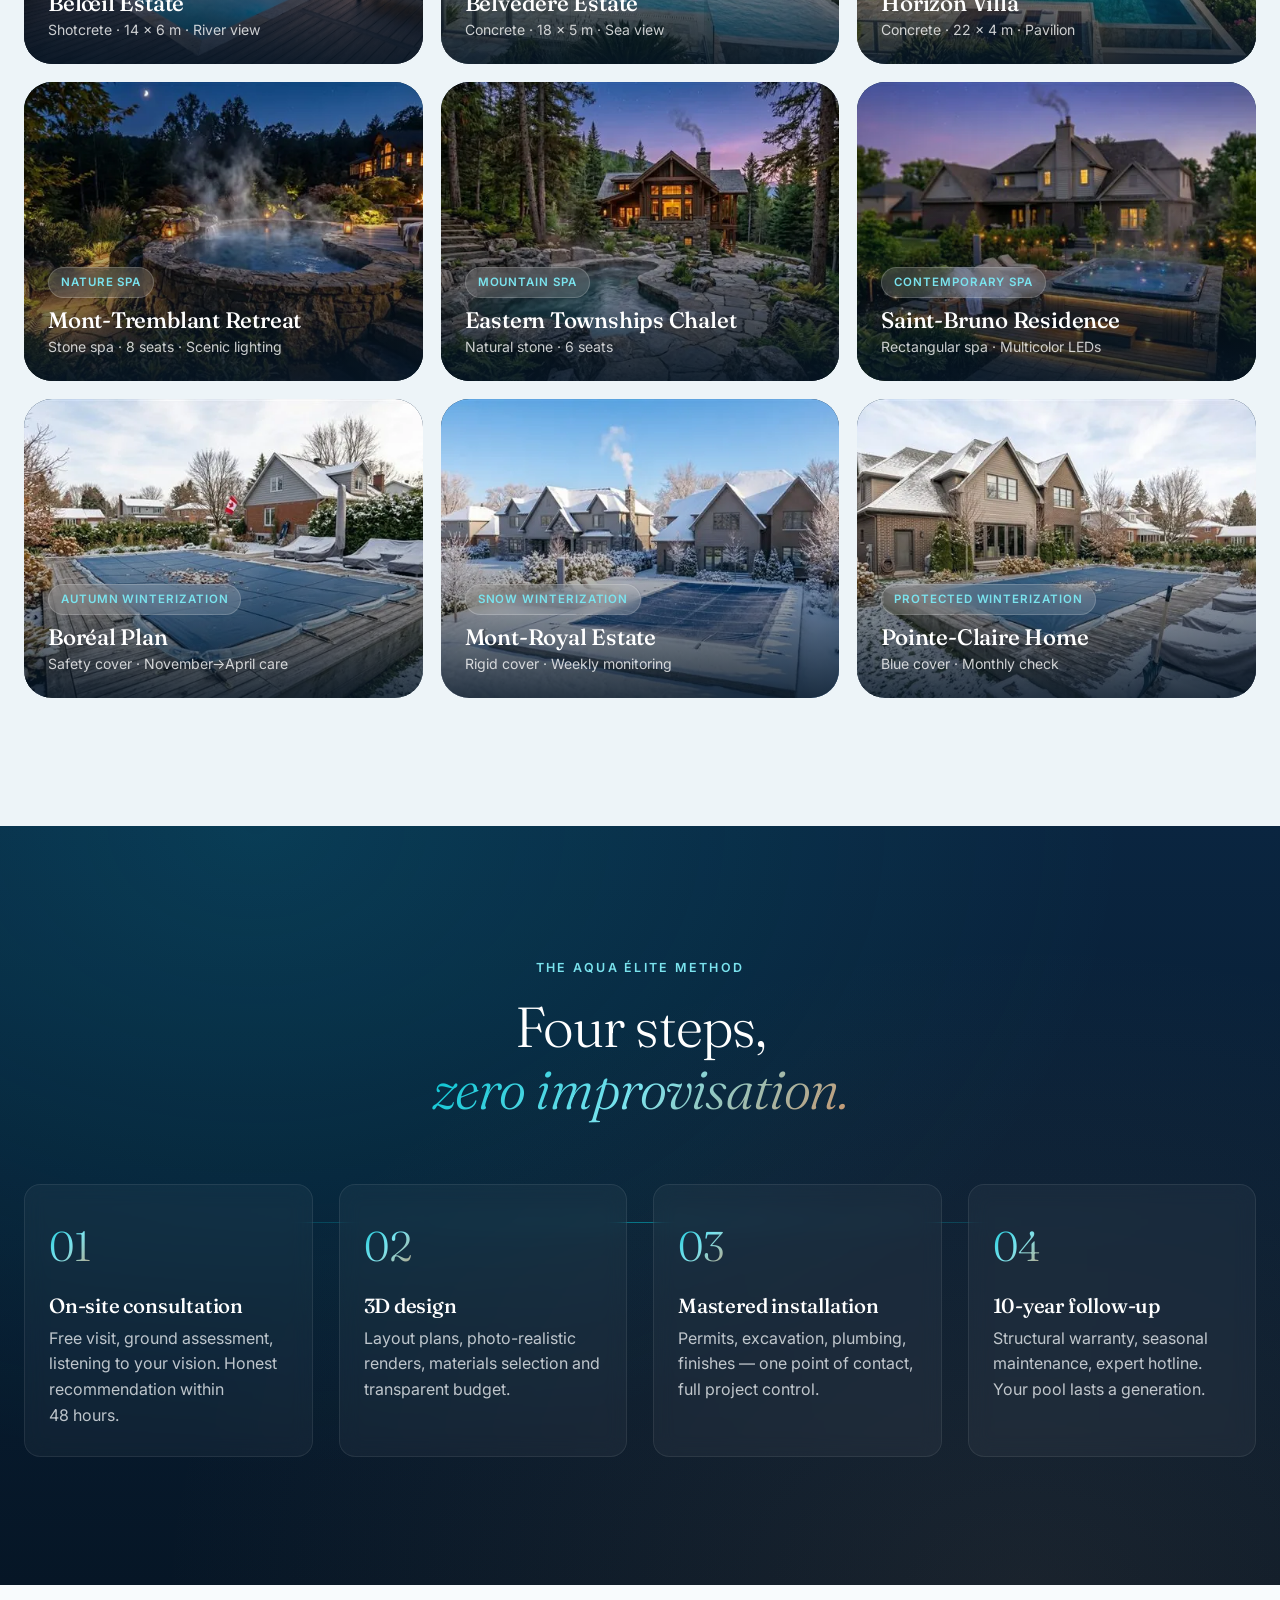
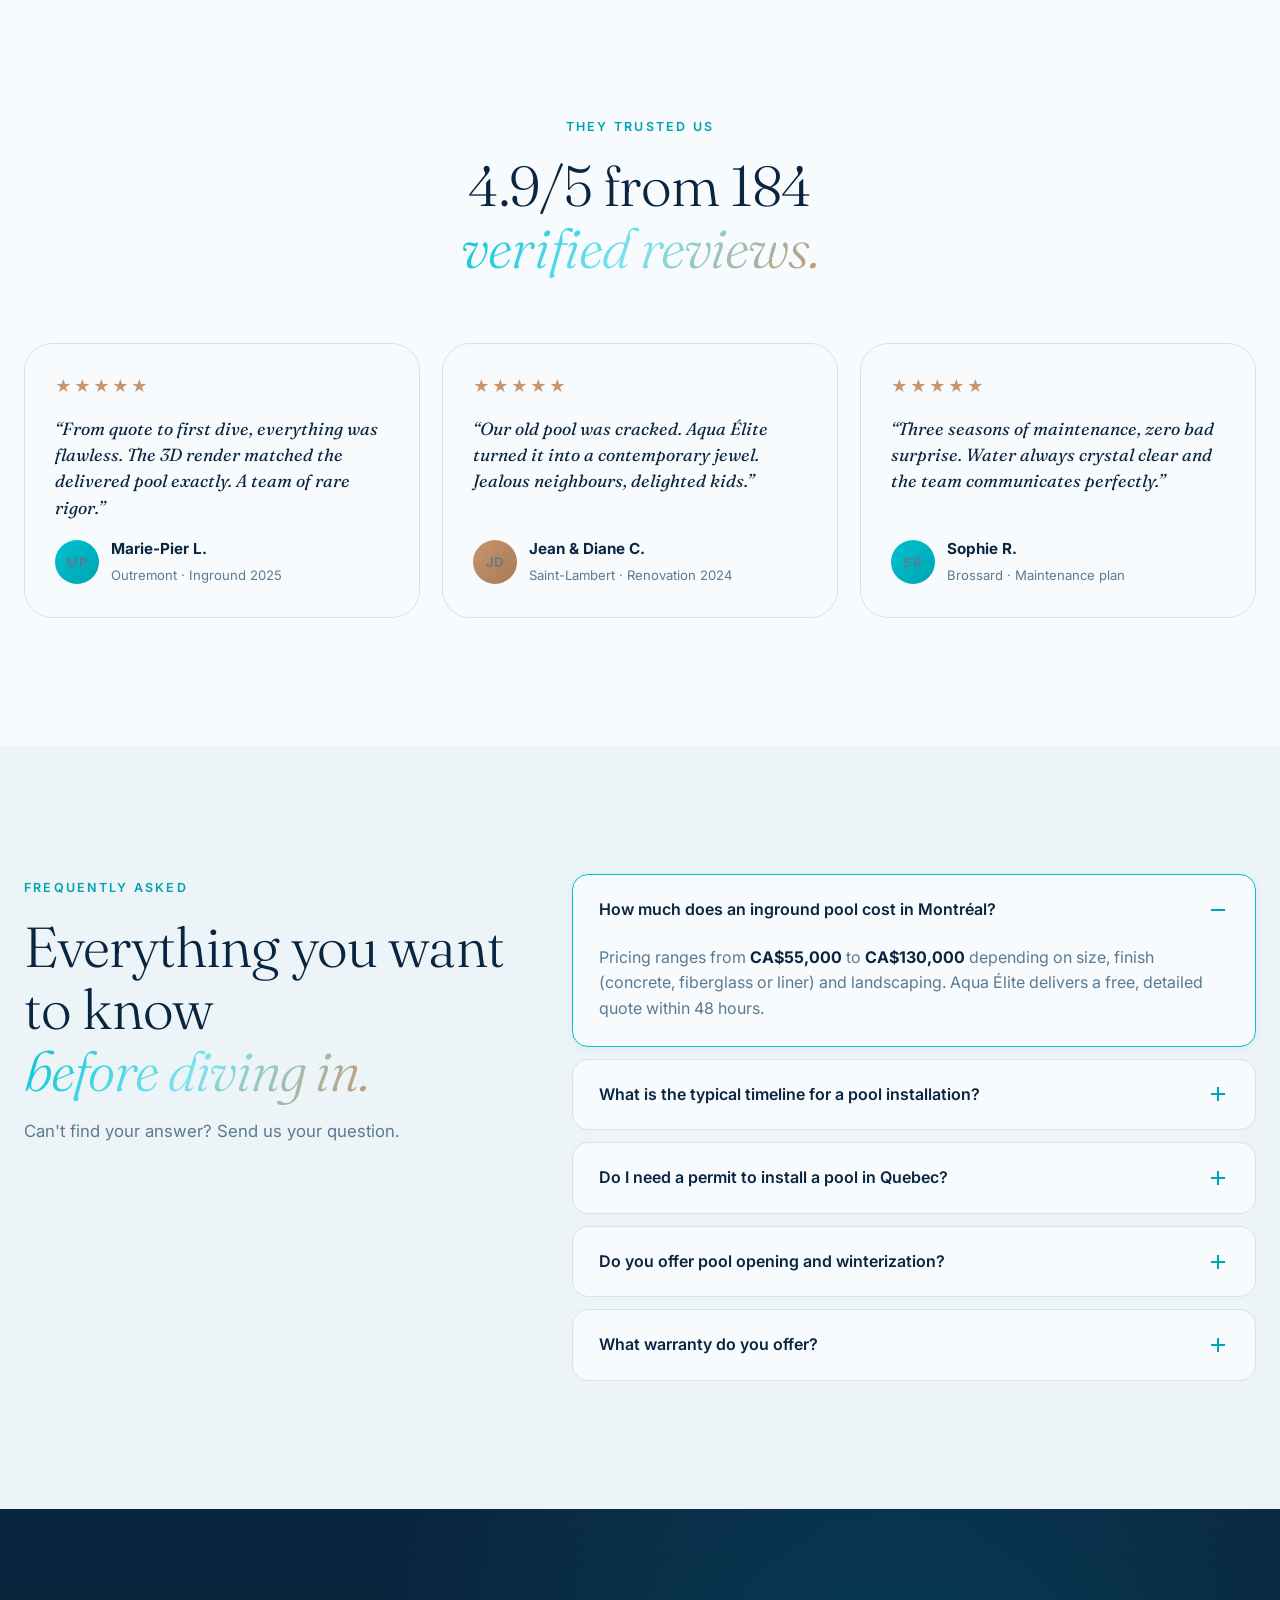
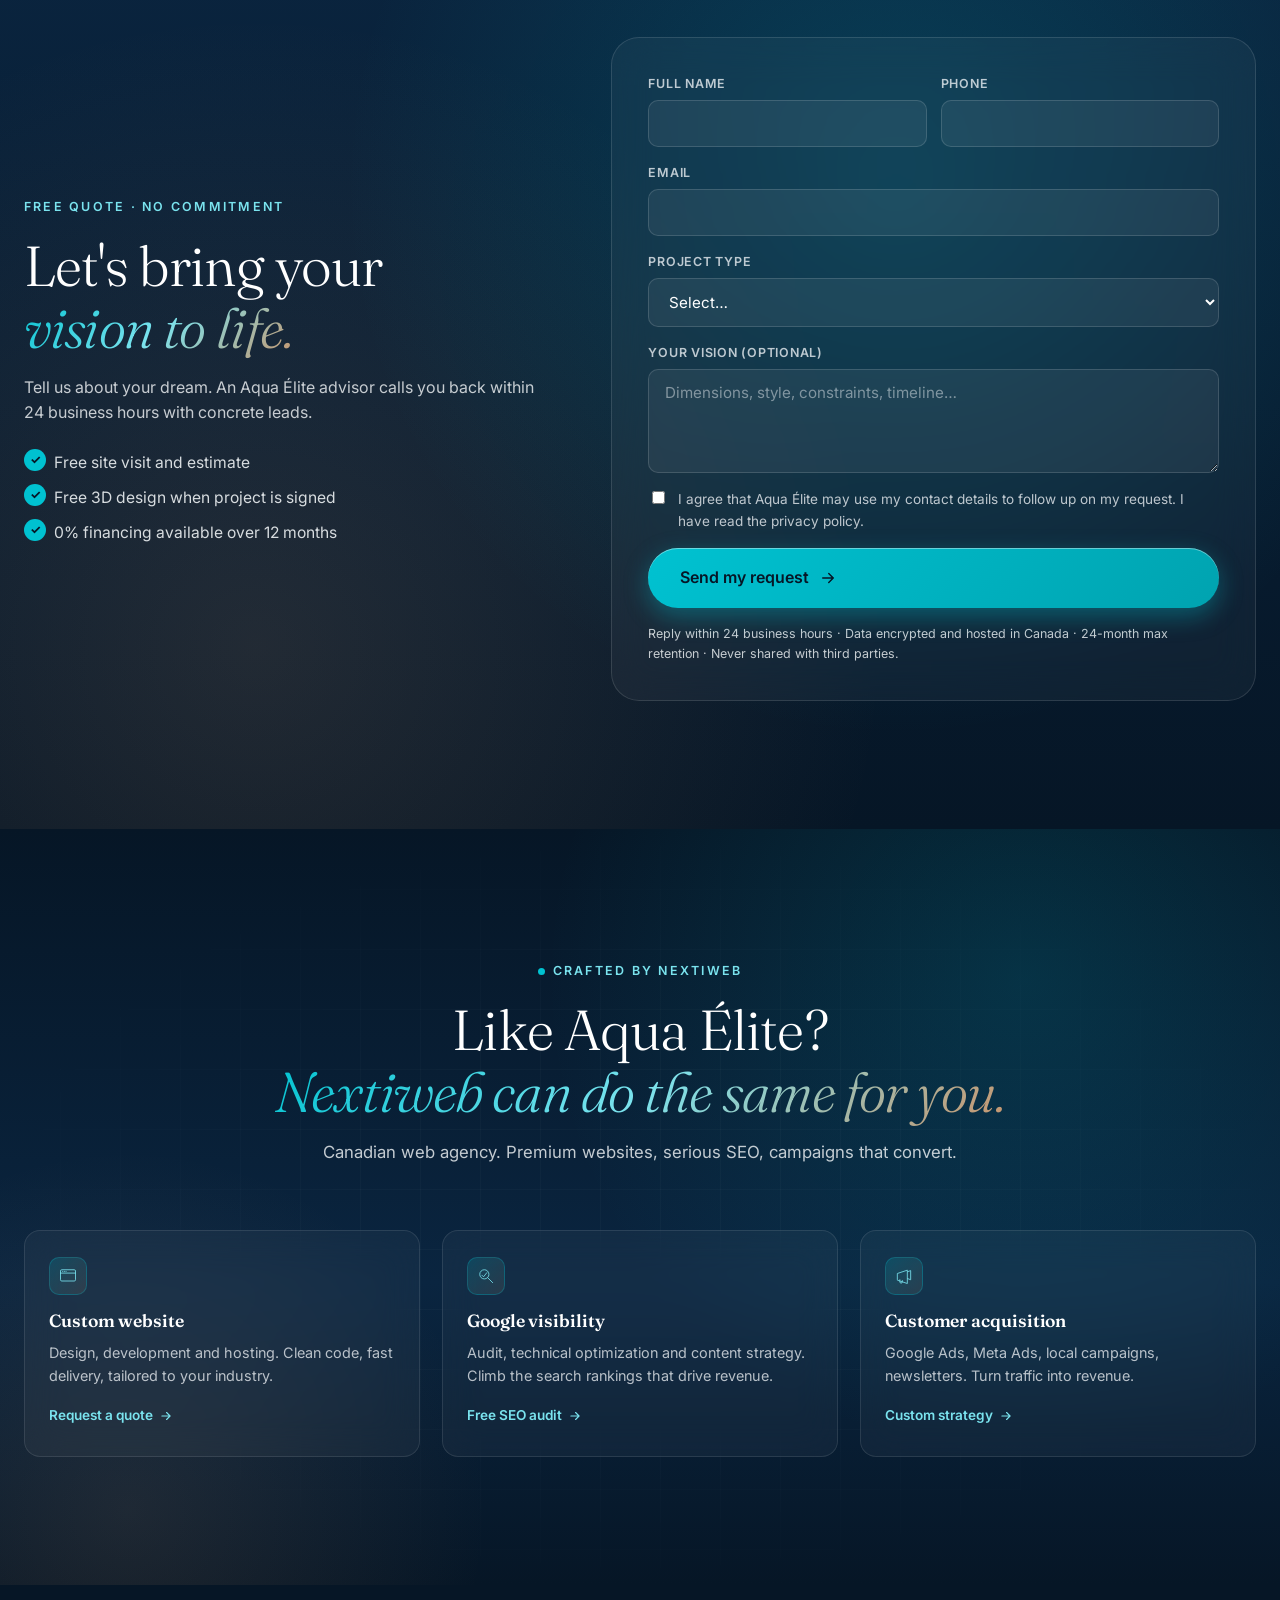
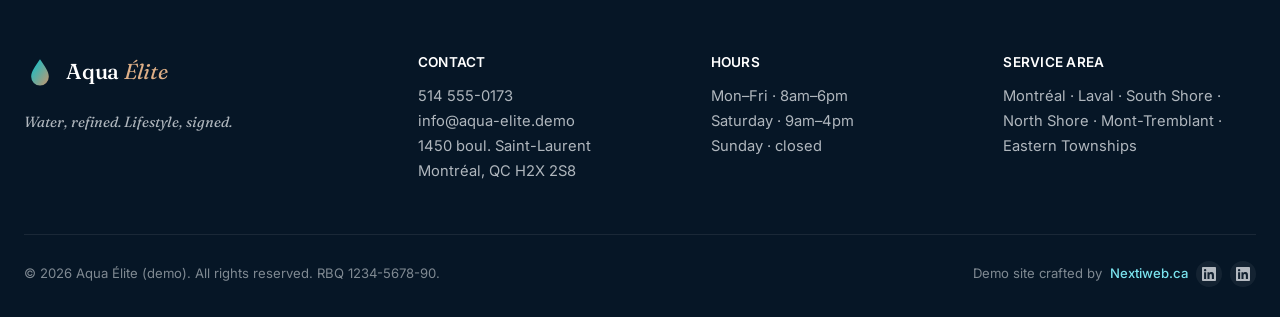
<file: en/index.html>
<!DOCTYPE html>
<html lang="en-CA">
<head>
<meta charset="UTF-8">
<meta name="viewport" content="width=device-width, initial-scale=1.0">
<meta name="theme-color" content="#0A2540">

<title>Aqua Élite — Premium pool design, installation & service · Montréal</title>
<meta name="description" content="Aqua Élite designs, installs and maintains high-end inground pools, above-ground pools and spas across Greater Montréal. Free quote · 10-year warranty · Licensed (RBQ).">
<meta name="keywords" content="luxury pool installation Montreal, inground pool builder Quebec, pool maintenance Montreal, residential spa Quebec, pool opening, pool closing winterization, pool renovation">
<meta name="author" content="Aqua Élite">
<meta name="robots" content="index, follow, max-image-preview:large">

<link rel="canonical" href="https://construction-renovation.nextiwebstudio.ca/en/">
<link rel="alternate" hreflang="fr-CA" href="https://construction-renovation.nextiwebstudio.ca/">
<link rel="alternate" hreflang="en-CA" href="https://construction-renovation.nextiwebstudio.ca/en/">
<link rel="alternate" hreflang="x-default" href="https://construction-renovation.nextiwebstudio.ca/">

<meta property="og:type" content="website">
<meta property="og:locale" content="en_CA">
<meta property="og:locale:alternate" content="fr_CA">
<meta property="og:url" content="https://construction-renovation.nextiwebstudio.ca/en/">
<meta property="og:title" content="Aqua Élite — Premium pools & spas in Montréal">
<meta property="og:description" content="Custom design, expert installation and concierge maintenance. Free quote · 10-year warranty.">
<meta property="og:image" content="https://construction-renovation.nextiwebstudio.ca/images/optimized/og-image.jpg">
<meta property="og:image:width" content="1200">
<meta property="og:image:height" content="630">
<meta property="og:image:alt" content="Aqua Élite — Premium pools &amp; spas in Montréal">
<meta property="og:site_name" content="Aqua Élite">

<meta name="twitter:card" content="summary_large_image">
<meta name="twitter:title" content="Aqua Élite — Premium pools & spas in Montréal">
<meta name="twitter:description" content="Custom design, expert installation and concierge maintenance. Free quote · 10-year warranty.">
<meta name="twitter:image" content="https://construction-renovation.nextiwebstudio.ca/images/optimized/og-image.jpg">

<link rel="preconnect" href="https://fonts.googleapis.com">
<link rel="preconnect" href="https://fonts.gstatic.com" crossorigin>
<link rel="preload" as="image" imagesrcset="../images/optimized/piscine-debordement-montreal-800.webp 800w, ../images/optimized/piscine-debordement-montreal-1200.webp 1200w, ../images/optimized/piscine-debordement-montreal.webp 2400w" imagesizes="100vw" fetchpriority="high" type="image/webp">
<link rel="dns-prefetch" href="https://nextiweb.ca">

<link rel="preload" as="style" href="https://fonts.googleapis.com/css2?family=Fraunces:opsz,wght@9..144,300;9..144,400;9..144,500;9..144,600&family=Inter:wght@300;400;500;600;700&display=swap" onload="this.onload=null;this.rel='stylesheet'">
<noscript><link rel="stylesheet" href="https://fonts.googleapis.com/css2?family=Fraunces:opsz,wght@9..144,300;9..144,400;9..144,500;9..144,600&family=Inter:wght@300;400;500;600;700&display=swap"></noscript>

<link rel="icon" type="image/svg+xml" href="../favicon.svg">
<style>*,*::before,*::after{box-sizing:border-box}html{scroll-behavior:smooth;-webkit-text-size-adjust:100%}body,h1,h2,h3,h4,p,ul,ol,figure,blockquote,dl,dd{margin:0}ul,ol{padding:0;list-style:none}img,svg,video{display:block;max-width:100%;height:auto}a{color:inherit;text-decoration:none}button{font:inherit;cursor:pointer;background:none;border:0;color:inherit}input,textarea,select,button{font-family:inherit}:focus-visible{outline:2px solid var(--cyan);outline-offset:3px;border-radius:4px}:root{--ink-900:#061626;--ink-800:#0A2540;--ink-700:#0F2F4F;--ink-600:#163E64;--ink-500:#2A5680;--cyan-400:#7AE3EE;--cyan-500:#00C2D1;--cyan-600:#00A3B0;--copper-400:#DEAF87;--copper-500:#C8956D;--copper-600:#A77A56;--paper:#F8FBFD;--paper-2:#EDF4F8;--line:#D6E2EB;--muted:#5A7A92;--grad-aqua:linear-gradient(135deg,#00C2D1 0%,#7AE3EE 50%,#C8956D 100%);--grad-deep:linear-gradient(180deg,#0A2540 0%,#061626 100%);--grad-card:linear-gradient(160deg,rgba(255,255,255,0.06),rgba(255,255,255,0.01));--shadow-sm:0 2px 10px rgba(10,37,64,0.06);--shadow-md:0 12px 40px rgba(10,37,64,0.10);--shadow-lg:0 30px 80px rgba(10,37,64,0.18);--shadow-glow:0 0 60px rgba(0,194,209,0.25);--font-display:'Fraunces','Cormorant Garamond',Georgia,serif;--font-body:'Inter',-apple-system,BlinkMacSystemFont,'Segoe UI',Roboto,sans-serif;--container:1240px;--radius-sm:10px;--radius:16px;--radius-lg:28px;--radius-xl:40px;--header-h:76px;--ease-out:cubic-bezier(0.22,0.61,0.36,1);--ease-spring:cubic-bezier(0.34,1.56,0.64,1)}html,body{font-family:var(--font-body);font-size:16px;line-height:1.6;color:var(--ink-800);background:var(--paper);-webkit-font-smoothing:antialiased}::selection{background:var(--cyan-500);color:var(--ink-900)}.skip-link{position:absolute;top:-40px;left:16px;background:var(--ink-800);color:#fff;padding:10px 16px;border-radius:0 0 var(--radius-sm) var(--radius-sm);font-weight:600;z-index:9999;transition:top .2s var(--ease-out)}.skip-link:focus{top:0}.container{width:min(var(--container),calc(100% - 48px));margin-inline:auto}h1,h2,h3,h4{font-family:var(--font-display);font-weight:400;letter-spacing:-0.015em;line-height:1.1;color:var(--ink-800)}h1{font-size:clamp(2.6rem,6vw,5rem);font-weight:300}h2{font-size:clamp(2.1rem,4.4vw,3.6rem);font-weight:300}h3{font-size:clamp(1.25rem,1.6vw,1.5rem);font-weight:500;letter-spacing:-0.01em}h4{font-size:1rem;font-weight:600;letter-spacing:0.02em;text-transform:uppercase;color:var(--ink-700);font-family:var(--font-body)}p{color:var(--muted);font-size:1rem}.eyebrow{display:inline-flex;align-items:center;gap:8px;font-size:0.78rem;font-weight:600;letter-spacing:0.18em;text-transform:uppercase;color:var(--cyan-600);margin-bottom:18px}.eyebrow .dot{width:7px;height:7px;border-radius:50%;background:var(--cyan-500);box-shadow:0 0 0 0 rgba(0,194,209,0.7);animation:pulse 2.4s var(--ease-out) infinite}@keyframes pulse{0%{box-shadow:0 0 0 0 rgba(0,194,209,0.6)}70%{box-shadow:0 0 0 12px rgba(0,194,209,0)}100%{box-shadow:0 0 0 0 rgba(0,194,209,0)}}.grad-text{background:var(--grad-aqua);-webkit-background-clip:text;background-clip:text;-webkit-text-fill-color:transparent;color:transparent;font-style:italic}.btn{display:inline-flex;align-items:center;gap:10px;padding:14px 26px;border-radius:999px;font-weight:600;font-size:0.95rem;transition:transform .25s var(--ease-out),box-shadow .25s var(--ease-out),background .25s var(--ease-out),color .25s var(--ease-out);white-space:nowrap;position:relative;overflow:hidden}.btn-lg{padding:17px 32px;font-size:1rem}.btn-compact{padding:11px 20px;font-size:0.9rem}.btn-primary{background:linear-gradient(135deg,var(--cyan-500),var(--cyan-600));color:var(--ink-900);box-shadow:0 8px 24px rgba(0,194,209,0.35),inset 0 1px 0 rgba(255,255,255,0.4)}.btn-primary::before{content:'';position:absolute;inset:0;background:linear-gradient(135deg,var(--cyan-400),#fff);opacity:0;transition:opacity .3s var(--ease-out)}.btn-primary>*{position:relative;z-index:1}.btn-primary:hover{transform:translateY(-2px);box-shadow:0 14px 32px rgba(0,194,209,0.45)}.btn-primary:hover::before{opacity:1}.btn-ghost{border:1px solid rgba(255,255,255,0.25);color:#fff;backdrop-filter:blur(8px);-webkit-backdrop-filter:blur(8px);background:rgba(255,255,255,0.05)}.btn-ghost:hover{background:rgba(255,255,255,0.12);border-color:rgba(255,255,255,0.5);transform:translateY(-2px)}.header{position:fixed;top:0;left:0;right:0;z-index:100;height:var(--header-h);background:rgba(248,251,253,0.72);backdrop-filter:saturate(180%) blur(20px);-webkit-backdrop-filter:saturate(180%) blur(20px);border-bottom:1px solid transparent;transition:background .3s var(--ease-out),border-color .3s var(--ease-out)}.header.scrolled{background:rgba(248,251,253,0.92);border-bottom-color:var(--line)}.header-inner{height:100%;display:flex;align-items:center;justify-content:space-between;gap:24px}.brand{display:inline-flex;align-items:center;gap:10px;font-family:var(--font-display);font-size:1.35rem;font-weight:500;color:var(--ink-800);letter-spacing:-0.01em}.brand-mark{width:32px;height:32px}.brand-text em{font-style:italic;color:var(--copper-500);font-weight:400}.nav{display:flex;gap:30px}.nav a{font-size:0.92rem;font-weight:500;color:var(--ink-700);position:relative;padding:6px 0;transition:color .2s var(--ease-out)}.nav a::after{content:'';position:absolute;left:0;right:0;bottom:0;height:1.5px;background:var(--grad-aqua);transform:scaleX(0);transform-origin:left;transition:transform .3s var(--ease-out)}.nav a:hover{color:var(--ink-800)}.nav a:hover::after{transform:scaleX(1)}.header-actions{display:flex;align-items:center;gap:16px}.lang-switch{display:inline-flex;gap:6px;font-size:0.85rem;font-weight:600;color:var(--muted)}.lang-switch a{padding:4px 6px;transition:color .2s}.lang-switch a.active{color:var(--ink-800)}.lang-switch a:hover{color:var(--cyan-600)}.nav-toggle{display:none;width:42px;height:42px;flex-direction:column;gap:5px;justify-content:center;align-items:center}.nav-toggle span{width:22px;height:2px;background:var(--ink-800);transition:transform .3s var(--ease-out),opacity .2s}.nav-toggle[aria-expanded='true'] span:nth-child(1){transform:translateY(7px) rotate(45deg)}.nav-toggle[aria-expanded='true'] span:nth-child(2){opacity:0}.nav-toggle[aria-expanded='true'] span:nth-child(3){transform:translateY(-7px) rotate(-45deg)}.mobile-nav{position:fixed;top:var(--header-h);left:0;right:0;background:var(--paper);border-bottom:1px solid var(--line);padding:24px;display:flex;flex-direction:column;gap:4px;box-shadow:var(--shadow-md);z-index:99}.mobile-nav[hidden]{display:none}.mobile-nav a{padding:14px 16px;border-radius:var(--radius-sm);font-weight:500;color:var(--ink-700)}.mobile-nav a:hover{background:var(--paper-2)}.mobile-nav .btn{margin-top:8px;align-self:flex-start}.hero{position:relative;min-height:100vh;min-height:100svh;display:flex;align-items:center;padding-top:var(--header-h);color:#fff;isolation:isolate;overflow:hidden}.hero-media{position:absolute;inset:0;z-index:-1}.hero-media img{width:100%;height:100%;object-fit:cover;transform:scale(1.05);animation:heroZoom 18s var(--ease-out) infinite alternate}@keyframes heroZoom{from{transform:scale(1.05)}to{transform:scale(1.12)}}.hero-overlay{position:absolute;inset:0;background:linear-gradient(180deg,rgba(6,22,38,0.55) 0%,rgba(6,22,38,0.35) 40%,rgba(6,22,38,0.85) 100%),linear-gradient(110deg,rgba(10,37,64,0.7) 0%,rgba(10,37,64,0) 50%)}.hero-grid{position:absolute;inset:0;background-image:linear-gradient(rgba(255,255,255,0.04) 1px,transparent 1px),linear-gradient(90deg,rgba(255,255,255,0.04) 1px,transparent 1px);background-size:80px 80px;mask-image:radial-gradient(ellipse at 50% 60%,#000 30%,transparent 80%);-webkit-mask-image:radial-gradient(ellipse at 50% 60%,#000 30%,transparent 80%)}.hero-content{padding:120px 0 80px;position:relative;z-index:2;max-width:920px}.hero .eyebrow{color:var(--cyan-400)}.hero-title{color:#fff;margin-bottom:24px;text-shadow:0 4px 30px rgba(0,0,0,0.4)}.hero-sub{font-size:clamp(1.05rem,1.4vw,1.2rem);color:rgba(248,251,253,0.85);max-width:600px;margin-bottom:36px}.hero-cta{display:flex;flex-wrap:wrap;gap:14px;margin-bottom:60px}.hero-stats{display:grid;grid-template-columns:repeat(4,minmax(0,1fr));gap:14px;padding:22px 28px;background:rgba(255,255,255,0.06);border:1px solid rgba(255,255,255,0.12);border-radius:var(--radius-lg);backdrop-filter:blur(20px);-webkit-backdrop-filter:blur(20px);max-width:720px}.hero-stats li{display:flex;flex-direction:column;gap:2px}.hero-stats strong{font-family:var(--font-display);font-size:clamp(1.4rem,2.2vw,1.9rem);font-weight:400;color:#fff;letter-spacing:-0.02em}.hero-stats span{font-size:0.78rem;color:rgba(248,251,253,0.7);letter-spacing:0.04em}.hero-scroll{position:absolute;bottom:28px;left:50%;transform:translateX(-50%);width:26px;height:42px;border-radius:999px;border:1.5px solid rgba(255,255,255,0.5);display:grid;place-items:center;z-index:2}.hero-scroll span{width:3px;height:8px;background:#fff;border-radius:99px;animation:scrollDot 1.8s var(--ease-out) infinite}@keyframes scrollDot{0%{transform:translateY(-8px);opacity:0}40%{opacity:1}100%{transform:translateY(8px);opacity:0}}@media(max-width:1080px){.nav{display:none}.nav-toggle{display:flex}.header-actions .btn-compact{display:none}}@media(max-width:720px){:root{--header-h:64px}.container{width:calc(100% - 32px)}.hero-stats{grid-template-columns:repeat(2,1fr);padding:18px 20px}}@media(prefers-reduced-motion:reduce){*,*::before,*::after{animation-duration:0.01ms !important;animation-iteration-count:1 !important;transition-duration:0.01ms !important;scroll-behavior:auto !important}.hero-media img{transform:none;animation:none}}</style>
<link rel="preload" as="style" href="../assets/css/styles.css" onload="this.onload=null;this.rel='stylesheet'">
<noscript><link rel="stylesheet" href="../assets/css/styles.css"></noscript>

<script type="application/ld+json">
{
  "@context": "https://schema.org",
  "@graph": [
    {
      "@type": "LocalBusiness",
      "@id": "https://construction-renovation.nextiwebstudio.ca/#business",
      "name": "Aqua Élite",
      "image": "https://construction-renovation.nextiwebstudio.ca/images/optimized/piscine-debordement-montreal.jpg",
      "logo": "https://construction-renovation.nextiwebstudio.ca/favicon.svg",
      "url": "https://construction-renovation.nextiwebstudio.ca/en/",
      "telephone": "+1-514-555-0173",
      "email": "info@aqua-elite.demo",
      "priceRange": "$$$",
      "address": {
        "@type": "PostalAddress",
        "streetAddress": "1450 boul. Saint-Laurent",
        "addressLocality": "Montréal",
        "addressRegion": "QC",
        "postalCode": "H2X 2S8",
        "addressCountry": "CA"
      },
      "geo": {"@type": "GeoCoordinates", "latitude": 45.5088, "longitude": -73.5878},
      "areaServed": [
        {"@type": "City", "name": "Montréal"},
        {"@type": "City", "name": "Laval"},
        {"@type": "AdministrativeArea", "name": "South Shore of Montreal"},
        {"@type": "AdministrativeArea", "name": "North Shore of Montreal"}
      ],
      "openingHoursSpecification": [
        {"@type": "OpeningHoursSpecification", "dayOfWeek": ["Monday","Tuesday","Wednesday","Thursday","Friday"], "opens": "08:00", "closes": "18:00"},
        {"@type": "OpeningHoursSpecification", "dayOfWeek": "Saturday", "opens": "09:00", "closes": "16:00"}
      ],
      "aggregateRating": {"@type": "AggregateRating", "ratingValue": "4.9", "reviewCount": "184"}
    }
  ]
}
</script>

<!-- Organization Schema : Nextiweb agency (real company behind the demo) -->
<script type="application/ld+json">
{
  "@context": "https://schema.org",
  "@type": "Organization",
  "@id": "https://nextiweb.ca/#organization",
  "name": "Nextiweb",
  "alternateName": "Nextiweb.ca",
  "url": "https://nextiweb.ca",
  "logo": "https://nextiweb.ca/favicon.ico",
  "description": "Canadian web agency based in Montreal. Website creation, SEO and digital marketing.",
  "founder": {
    "@type": "Person",
    "name": "Khadija Aït Lassri",
    "jobTitle": "Founder & web developer",
    "sameAs": "https://www.linkedin.com/in/khadija-ait-lassri/"
  },
  "address": {
    "@type": "PostalAddress",
    "addressLocality": "Montréal",
    "addressRegion": "QC",
    "addressCountry": "CA"
  },
  "sameAs": [
    "https://www.linkedin.com/company/25819184/",
    "https://www.linkedin.com/in/khadija-ait-lassri/"
  ]
}
</script>

<script type="application/ld+json">
{
  "@context": "https://schema.org",
  "@type": "FAQPage",
  "mainEntity": [
    {"@type": "Question", "name": "How much does an inground pool cost in Montréal?", "acceptedAnswer": {"@type": "Answer", "text": "Pricing ranges from CA$55,000 to CA$130,000 depending on size, finish (concrete, fiberglass or liner) and landscaping. Aqua Élite delivers a detailed quote within 48 hours, free of charge."}},
    {"@type": "Question", "name": "What is the typical timeline for a pool installation?", "acceptedAnswer": {"@type": "Answer", "text": "Plan 8 to 14 weeks from contract signing to first dive, including municipal permits. Construction starts as soon as the ground thaws (mid-April)."}},
    {"@type": "Question", "name": "Do I need a permit to install a pool in Quebec?", "acceptedAnswer": {"@type": "Answer", "text": "Yes. A municipal permit is mandatory and an enclosure compliant with Quebec's Residential Swimming Pool Safety Regulation is required. Aqua Élite handles all paperwork."}},
    {"@type": "Question", "name": "Do you offer pool opening and closing services?", "acceptedAnswer": {"@type": "Answer", "text": "Yes. Spring opening from CA$295 and full winterization from CA$345, including water analysis, treatment and safety cover installation or removal."}},
    {"@type": "Question", "name": "What warranty do you offer?", "acceptedAnswer": {"@type": "Answer", "text": "10-year structural warranty on the shell, 5 years on equipment (pump, filter, heater) and lifetime workmanship warranty on Aqua Élite installations."}}
  ]
}
</script>
</head>

<body>
<a class="skip-link" href="#main">Skip to main content</a>

<div class="cursor-glow" aria-hidden="true"></div>

<header class="header" id="header">
  <div class="container header-inner">
    <a class="brand" href="#" aria-label="Aqua Élite — home">
      <svg class="brand-mark" viewBox="0 0 40 40" aria-hidden="true">
        <defs><linearGradient id="bg" x1="0" y1="0" x2="1" y2="1">
          <stop offset="0%" stop-color="#00C2D1"/><stop offset="100%" stop-color="#C8956D"/>
        </linearGradient></defs>
        <path d="M20 4c-6 9-11 15-11 22a11 11 0 0 0 22 0c0-7-5-13-11-22z" fill="url(#bg)"/>
      </svg>
      <span class="brand-text">Aqua <em>Élite</em></span>
    </a>

    <nav class="nav" aria-label="Main navigation">
      <a href="#services">Services</a>
      <a href="#realisations">Portfolio</a>
      <a href="#processus">Process</a>
      <a href="#temoignages">Reviews</a>
      <a href="#faq">FAQ</a>
    </nav>

    <div class="header-actions">
      <div class="lang-switch" role="group" aria-label="Language selector">
        <a href="../" lang="fr">FR</a>
        <span aria-hidden="true">·</span>
        <a href="./" class="active" aria-current="page" lang="en">EN</a>
      </div>
      <a class="btn btn-primary btn-compact" href="#devis">Free quote</a>
      <button class="nav-toggle" aria-label="Open menu" aria-expanded="false" aria-controls="mobile-nav">
        <span></span><span></span><span></span>
      </button>
    </div>
  </div>
  <nav class="mobile-nav" id="mobile-nav" aria-label="Mobile menu" hidden>
    <a href="#services">Services</a>
    <a href="#realisations">Portfolio</a>
    <a href="#processus">Process</a>
    <a href="#temoignages">Reviews</a>
    <a href="#faq">FAQ</a>
    <a href="#devis" class="btn btn-primary">Free quote</a>
  </nav>
</header>

<main id="main">

<section class="hero" aria-label="Home">
  <div class="hero-media">
    <picture>
      <source media="(max-width:800px)" srcset="../images/optimized/piscine-debordement-montreal-800.webp" type="image/webp">
      <source media="(max-width:800px)" srcset="../images/optimized/piscine-debordement-montreal-800.jpg" type="image/jpeg">
      <source media="(max-width:1200px)" srcset="../images/optimized/piscine-debordement-montreal-1200.webp" type="image/webp">
      <source media="(max-width:1200px)" srcset="../images/optimized/piscine-debordement-montreal-1200.jpg" type="image/jpeg">
      <source srcset="../images/optimized/piscine-debordement-montreal.webp" type="image/webp">
      <img src="../images/optimized/piscine-debordement-montreal.jpg" sizes="100vw" alt="Infinity-edge pool at sunset overlooking the river, wood deck and lounge chairs — an Aqua Élite project in Montréal." width="2400" height="1350" fetchpriority="high">
    </picture>
    <div class="hero-overlay"></div>
    <div class="hero-grid" aria-hidden="true"></div>
  </div>

  <div class="container hero-content">
    <span class="eyebrow"><span class="dot"></span>Premium pools & spas · Montréal</span>
    <h1 class="hero-title">
      Water, refined.<br>
      <span class="grad-text">Lifestyle, signed Aqua&nbsp;Élite.</span>
    </h1>
    <p class="hero-sub">Custom design, masterful installation and concierge-grade maintenance. Over 1,200 pools delivered across Quebec since 2008.</p>
    <div class="hero-cta">
      <a class="btn btn-primary btn-lg" href="#devis">
        Get my quote
        <svg viewBox="0 0 24 24" aria-hidden="true" width="18" height="18"><path d="M5 12h14M13 6l6 6-6 6" fill="none" stroke="currentColor" stroke-width="2" stroke-linecap="round" stroke-linejoin="round"/></svg>
      </a>
      <a class="btn btn-ghost btn-lg" href="#realisations">View our portfolio</a>
    </div>

    <ul class="hero-stats" aria-label="Key figures">
      <li><strong>1,200+</strong><span>Projects delivered</span></li>
      <li><strong>18 yrs</strong><span>Of expertise</span></li>
      <li><strong>4.9/5</strong><span>184 Google reviews</span></li>
      <li><strong>RBQ</strong><span>Active license</span></li>
    </ul>
  </div>

  <a class="hero-scroll" href="#services" aria-label="Scroll down">
    <span></span>
  </a>
</section>

<section class="section services" id="services" aria-labelledby="services-title">
  <div class="container">
    <header class="section-head">
      <span class="eyebrow">Our services</span>
      <h2 id="services-title">End-to-end expertise,<br><span class="grad-text">design to maintenance.</span></h2>
      <p>Four mastered crafts under one roof — for consistency, quality and peace of mind.</p>
    </header>

    <div class="bento">
      <article class="bento-card bento-lg">
        <div class="bento-icon" aria-hidden="true">
          <svg viewBox="0 0 48 48"><path d="M6 30c4 0 4-3 8-3s4 3 8 3 4-3 8-3 4 3 8 3 4-3 8-3M6 38c4 0 4-3 8-3s4 3 8 3 4-3 8-3 4 3 8 3 4-3 8-3M14 22V12l10-6 10 6v10" fill="none" stroke="currentColor" stroke-width="2" stroke-linecap="round" stroke-linejoin="round"/></svg>
        </div>
        <h3>Inground pool installation</h3>
        <p>Shotcrete, fiberglass or liner. 3D design, excavation, plumbing and finishes — delivered by our integrated crews.</p>
        <ul class="bento-list">
          <li>Custom landscape plans</li>
          <li>All municipal permits handled</li>
          <li>10-year structural warranty</li>
        </ul>
      </article>

      <article class="bento-card">
        <div class="bento-icon" aria-hidden="true">
          <svg viewBox="0 0 48 48"><circle cx="24" cy="24" r="18" fill="none" stroke="currentColor" stroke-width="2"/><path d="M16 24l6 6 12-12" fill="none" stroke="currentColor" stroke-width="2.5" stroke-linecap="round" stroke-linejoin="round"/></svg>
        </div>
        <h3>Weekly maintenance</h3>
        <p>All-inclusive seasonal plans: water analysis, chemistry tuning, cleaning and equipment checks.</p>
      </article>

      <article class="bento-card">
        <div class="bento-icon" aria-hidden="true">
          <svg viewBox="0 0 48 48"><path d="M8 40V20l16-12 16 12v20zM18 40V28h12v12" fill="none" stroke="currentColor" stroke-width="2" stroke-linejoin="round"/></svg>
        </div>
        <h3>Renovation &amp; refresh</h3>
        <p>Tile, mosaic, liner, equipment, LED lighting. Bring your pool back to a contemporary finish.</p>
      </article>

      <article class="bento-card">
        <div class="bento-icon" aria-hidden="true">
          <svg viewBox="0 0 48 48"><path d="M24 6v36M14 14l20 20M34 14L14 34M6 24h36" fill="none" stroke="currentColor" stroke-width="2" stroke-linecap="round"/></svg>
        </div>
        <h3>Opening &amp; winterization</h3>
        <p>Spring or fall, we protect your investment with turnkey packages from CA$295.</p>
      </article>
    </div>
  </div>
</section>

<section class="section gallery" id="realisations" aria-labelledby="gallery-title">
  <div class="container">
    <header class="section-head">
      <span class="eyebrow">Portfolio</span>
      <h2 id="gallery-title">Projects that speak<br><span class="grad-text">for themselves.</span></h2>
      <p>A recent selection of projects delivered in Quebec between 2024 and 2026.</p>
    </header>

    <div class="filters" role="tablist" aria-label="Filter portfolio">
      <button class="chip active" role="tab" aria-selected="true" data-filter="all">All</button>
      <button class="chip" role="tab" aria-selected="false" data-filter="creusee">Inground</button>
      <button class="chip" role="tab" aria-selected="false" data-filter="luxe">Luxury</button>
      <button class="chip" role="tab" aria-selected="false" data-filter="spa">Spas</button>
      <button class="chip" role="tab" aria-selected="false" data-filter="hiver">Winterized</button>
    </div>

    <div class="grid-gallery">
      <!-- INGROUND (3) -->
      <figure class="gcard" data-cat="creusee">
        <picture>
          <source srcset="../images/optimized/installation-piscine-creusee-montreal-700.webp" type="image/webp">
          <img src="../images/optimized/installation-piscine-creusee-montreal-700.jpg" alt="Modern inground pool with composite deck and contemporary landscaping" loading="lazy" width="1400" height="1050">
        </picture>
        <figcaption>
          <span class="tag">Modern inground</span>
          <h3>Outremont Residence</h3>
          <p>Liner · 8 × 4 m</p>
        </figcaption>
      </figure>

      <figure class="gcard" data-cat="creusee">
        <picture>
          <source srcset="../images/optimized/piscine-creusee-terrasse-bois-montreal-700.webp" type="image/webp">
          <img src="../images/optimized/piscine-creusee-terrasse-bois-montreal-700.jpg" alt="Classic inground pool with wooden deck and Quebec residential garden view" loading="lazy" width="1400" height="1050">
        </picture>
        <figcaption>
          <span class="tag">Classic inground</span>
          <h3>Brossard Home</h3>
          <p>Fiberglass · 9 × 4 m</p>
        </figcaption>
      </figure>

      <figure class="gcard" data-cat="creusee">
        <picture>
          <source srcset="../images/optimized/piscine-creusee-travertin-pergola-montreal-700.webp" type="image/webp">
          <img src="../images/optimized/piscine-creusee-travertin-pergola-montreal-700.jpg" alt="Inground pool with travertine deck, pergola and Mediterranean-inspired landscaping" loading="lazy" width="1400" height="1050">
        </picture>
        <figcaption>
          <span class="tag">Travertine inground</span>
          <h3>Saint-Lambert Villa</h3>
          <p>Shotcrete · 10 × 5 m · Pergola</p>
        </figcaption>
      </figure>

      <!-- LUXURY / INFINITY (3) -->
      <figure class="gcard" data-cat="luxe">
        <picture>
          <source srcset="../images/optimized/piscine-debordement-montreal.webp" type="image/webp">
          <img src="../images/optimized/piscine-debordement-montreal.jpg" alt="Infinity-edge pool at twilight with panoramic river view" loading="lazy" width="2400" height="1350">
        </picture>
        <figcaption>
          <span class="tag">Infinity-edge pool</span>
          <h3>Belœil Estate</h3>
          <p>Shotcrete · 14 × 6 m · River view</p>
        </figcaption>
      </figure>

      <figure class="gcard" data-cat="luxe">
        <picture>
          <source srcset="../images/optimized/piscine-debordement-luxe-montreal-700.webp" type="image/webp">
          <img src="../images/optimized/piscine-debordement-luxe-montreal-700.jpg" alt="Villa with infinity pool overlooking the sea at sunset" loading="lazy" width="1400" height="1050">
        </picture>
        <figcaption>
          <span class="tag">Infinity villa</span>
          <h3>Belvédère Estate</h3>
          <p>Concrete · 18 × 5 m · Sea view</p>
        </figcaption>
      </figure>

      <figure class="gcard" data-cat="luxe">
        <picture>
          <source srcset="../images/optimized/piscine-debordement-vue-panoramique-700.webp" type="image/webp">
          <img src="../images/optimized/piscine-debordement-vue-panoramique-700.jpg" alt="Long infinity pool facing a bay with yachts and clear blue sky" loading="lazy" width="1400" height="1050">
        </picture>
        <figcaption>
          <span class="tag">Luxury signature</span>
          <h3>Horizon Villa</h3>
          <p>Concrete · 22 × 4 m · Pavilion</p>
        </figcaption>
      </figure>

      <!-- SPAS (3) -->
      <figure class="gcard" data-cat="spa">
        <picture>
          <source srcset="../images/optimized/spa-exterieur-pierre-nuit-montreal-700.webp" type="image/webp">
          <img src="../images/optimized/spa-exterieur-pierre-nuit-montreal-700.jpg" alt="Stone hot tub at night with steam, lit lanterns and forest backdrop" loading="lazy" width="1400" height="1050">
        </picture>
        <figcaption>
          <span class="tag">Nature spa</span>
          <h3>Mont-Tremblant Retreat</h3>
          <p>Stone spa · 8 seats · Scenic lighting</p>
        </figcaption>
      </figure>

      <figure class="gcard" data-cat="spa">
        <picture>
          <source srcset="../images/optimized/spa-integre-chalet-montreal-700.webp" type="image/webp">
          <img src="../images/optimized/spa-integre-chalet-montreal-700.jpg" alt="Built-in stone spa at the foot of a mountain chalet at twilight" loading="lazy" width="1400" height="1050">
        </picture>
        <figcaption>
          <span class="tag">Mountain spa</span>
          <h3>Eastern Townships Chalet</h3>
          <p>Natural stone · 6 seats</p>
        </figcaption>
      </figure>

      <figure class="gcard" data-cat="spa">
        <picture>
          <source srcset="../images/optimized/spa-moderne-eclaire-montreal-700.webp" type="image/webp">
          <img src="../images/optimized/spa-moderne-eclaire-montreal-700.jpg" alt="Modern illuminated spa at dusk with lit deck and lounge chairs" loading="lazy" width="1400" height="1050">
        </picture>
        <figcaption>
          <span class="tag">Contemporary spa</span>
          <h3>Saint-Bruno Residence</h3>
          <p>Rectangular spa · Multicolor LEDs</p>
        </figcaption>
      </figure>

      <!-- WINTERIZED (3) -->
      <figure class="gcard" data-cat="hiver">
        <picture>
          <source srcset="../images/optimized/hivernage-piscine-montreal-700.webp" type="image/webp">
          <img src="../images/optimized/hivernage-piscine-montreal-700.jpg" alt="Winterized pool with safety cover in autumn Quebec landscape" loading="lazy" width="1400" height="1050">
        </picture>
        <figcaption>
          <span class="tag">Autumn winterization</span>
          <h3>Boréal Plan</h3>
          <p>Safety cover · November→April care</p>
        </figcaption>
      </figure>

      <figure class="gcard" data-cat="hiver">
        <picture>
          <source srcset="../images/optimized/piscine-hivernee-hiver-montreal-700.webp" type="image/webp">
          <img src="../images/optimized/piscine-hivernee-hiver-montreal-700.jpg" alt="Snow-covered winterized pool in front of a Quebec residence with Canadian flag" loading="lazy" width="1400" height="1050">
        </picture>
        <figcaption>
          <span class="tag">Snow winterization</span>
          <h3>Mont-Royal Estate</h3>
          <p>Rigid cover · Weekly monitoring</p>
        </figcaption>
      </figure>

      <figure class="gcard" data-cat="hiver">
        <picture>
          <source srcset="../images/optimized/fermeture-piscine-montreal-700.webp" type="image/webp">
          <img src="../images/optimized/fermeture-piscine-montreal-700.jpg" alt="Pool covered with blue safety tarp in early winter" loading="lazy" width="1400" height="1050">
        </picture>
        <figcaption>
          <span class="tag">Protected winterization</span>
          <h3>Pointe-Claire Home</h3>
          <p>Blue cover · Monthly check</p>
        </figcaption>
      </figure>
    </div>
  </div>
</section>

<section class="section process" id="processus" aria-labelledby="process-title">
  <div class="container">
    <header class="section-head">
      <span class="eyebrow">The Aqua Élite method</span>
      <h2 id="process-title">Four steps,<br><span class="grad-text">zero improvisation.</span></h2>
    </header>

    <ol class="steps">
      <li class="step">
        <span class="step-num">01</span>
        <h3>On-site consultation</h3>
        <p>Free visit, ground assessment, listening to your vision. Honest recommendation within 48&nbsp;hours.</p>
      </li>
      <li class="step">
        <span class="step-num">02</span>
        <h3>3D design</h3>
        <p>Layout plans, photo-realistic renders, materials selection and transparent budget.</p>
      </li>
      <li class="step">
        <span class="step-num">03</span>
        <h3>Mastered installation</h3>
        <p>Permits, excavation, plumbing, finishes — one point of contact, full project control.</p>
      </li>
      <li class="step">
        <span class="step-num">04</span>
        <h3>10-year follow-up</h3>
        <p>Structural warranty, seasonal maintenance, expert hotline. Your pool lasts a generation.</p>
      </li>
    </ol>
  </div>
</section>

<section class="section reviews" id="temoignages" aria-labelledby="reviews-title">
  <div class="container">
    <header class="section-head">
      <span class="eyebrow">They trusted us</span>
      <h2 id="reviews-title">4.9/5 from 184<br><span class="grad-text">verified reviews.</span></h2>
    </header>

    <div class="grid-reviews">
      <article class="review">
        <div class="stars" aria-label="5 out of 5 stars">★★★★★</div>
        <blockquote>“From quote to first dive, everything was flawless. The 3D render matched the delivered pool exactly. A team of rare rigor.”</blockquote>
        <footer>
          <span class="avatar" data-color="cyan" aria-hidden="true">MP</span>
          <div><strong>Marie-Pier L.</strong><span>Outremont · Inground 2025</span></div>
        </footer>
      </article>

      <article class="review">
        <div class="stars" aria-label="5 out of 5 stars">★★★★★</div>
        <blockquote>“Our old pool was cracked. Aqua Élite turned it into a contemporary jewel. Jealous neighbours, delighted kids.”</blockquote>
        <footer>
          <span class="avatar" data-color="copper" aria-hidden="true">JD</span>
          <div><strong>Jean &amp; Diane C.</strong><span>Saint-Lambert · Renovation 2024</span></div>
        </footer>
      </article>

      <article class="review">
        <div class="stars" aria-label="5 out of 5 stars">★★★★★</div>
        <blockquote>“Three seasons of maintenance, zero bad surprise. Water always crystal clear and the team communicates perfectly.”</blockquote>
        <footer>
          <span class="avatar" data-color="cyan" aria-hidden="true">SR</span>
          <div><strong>Sophie R.</strong><span>Brossard · Maintenance plan</span></div>
        </footer>
      </article>
    </div>
  </div>
</section>

<section class="section faq" id="faq" aria-labelledby="faq-title">
  <div class="container faq-wrap">
    <header class="section-head left">
      <span class="eyebrow">Frequently asked</span>
      <h2 id="faq-title">Everything you want to know<br><span class="grad-text">before diving in.</span></h2>
      <p>Can't find your answer? <a href="#devis">Send us your question</a>.</p>
    </header>

    <div class="faq-list">
      <details class="faq-item" open>
        <summary>How much does an inground pool cost in Montréal?<span class="faq-icon" aria-hidden="true"></span></summary>
        <div class="faq-body"><p>Pricing ranges from <strong>CA$55,000</strong> to <strong>CA$130,000</strong> depending on size, finish (concrete, fiberglass or liner) and landscaping. Aqua Élite delivers a free, detailed quote within 48&nbsp;hours.</p></div>
      </details>
      <details class="faq-item">
        <summary>What is the typical timeline for a pool installation?<span class="faq-icon" aria-hidden="true"></span></summary>
        <div class="faq-body"><p>Plan <strong>8 to 14 weeks</strong> from contract signing to first dive, including municipal permits. Construction starts as soon as the ground thaws (mid-April).</p></div>
      </details>
      <details class="faq-item">
        <summary>Do I need a permit to install a pool in Quebec?<span class="faq-icon" aria-hidden="true"></span></summary>
        <div class="faq-body"><p>Yes. A municipal permit is mandatory and an enclosure compliant with Quebec's <em>Residential Swimming Pool Safety Regulation</em> is required. Aqua Élite handles all paperwork.</p></div>
      </details>
      <details class="faq-item">
        <summary>Do you offer pool opening and winterization?<span class="faq-icon" aria-hidden="true"></span></summary>
        <div class="faq-body"><p>Yes. <strong>Spring opening from CA$295</strong> and <strong>full winterization from CA$345</strong>, including water analysis, treatment and safety cover handling.</p></div>
      </details>
      <details class="faq-item">
        <summary>What warranty do you offer?<span class="faq-icon" aria-hidden="true"></span></summary>
        <div class="faq-body"><p><strong>10-year structural warranty</strong> on the shell, <strong>5 years</strong> on equipment (pump, filter, heater) and lifetime workmanship warranty on Aqua Élite installations.</p></div>
      </details>
    </div>
  </div>
</section>

<section class="section cta" id="devis" aria-labelledby="cta-title">
  <div class="container cta-wrap">
    <div class="cta-text">
      <span class="eyebrow">Free quote · no commitment</span>
      <h2 id="cta-title">Let's bring your<br><span class="grad-text">vision to life.</span></h2>
      <p>Tell us about your dream. An Aqua Élite advisor calls you back within 24 business hours with concrete leads.</p>
      <ul class="cta-bullets">
        <li>Free site visit and estimate</li>
        <li>Free 3D design when project is signed</li>
        <li>0% financing available over 12 months</li>
      </ul>
    </div>

    <form class="cta-form" id="quoteForm" novalidate aria-label="Quote request form">
      <div class="row">
        <label class="field">
          <span>Full name</span>
          <input type="text" name="name" autocomplete="name" required minlength="2">
        </label>
        <label class="field">
          <span>Phone</span>
          <input type="tel" name="phone" autocomplete="tel" required pattern="[0-9 +()-]{8,}">
        </label>
      </div>
      <label class="field">
        <span>Email</span>
        <input type="email" name="email" autocomplete="email" required>
      </label>
      <label class="field">
        <span>Project type</span>
        <select name="project" required>
          <option value="">Select…</option>
          <option>Inground pool installation</option>
          <option>Above-ground pool installation</option>
          <option>Residential spa</option>
          <option>Renovation</option>
          <option>Maintenance / winterization</option>
        </select>
      </label>
      <label class="field">
        <span>Your vision (optional)</span>
        <textarea name="message" rows="4" placeholder="Dimensions, style, constraints, timeline…"></textarea>
      </label>
      <label class="checkbox">
        <input type="checkbox" required>
        <span>I agree that Aqua Élite may use my contact details to follow up on my request. I have read the <a href="privacy-policy.html" target="_blank" rel="noopener">privacy policy</a>.</span>
      </label>
      <button class="btn btn-primary btn-lg" type="submit">
        Send my request
        <svg viewBox="0 0 24 24" aria-hidden="true" width="18" height="18"><path d="M5 12h14M13 6l6 6-6 6" fill="none" stroke="currentColor" stroke-width="2" stroke-linecap="round" stroke-linejoin="round"/></svg>
      </button>
      <p class="form-note">Reply within 24 business hours · Data encrypted and hosted in Canada · 24-month max retention · Never shared with third parties.</p>
    </form>
  </div>
</section>
<!-- NEXTIWEB SERVICES BAND · 3 cards -->
<section class="section partner" id="nextiweb-services" aria-labelledby="partner-title">
  <div class="container">
    <header class="section-head">
      <span class="eyebrow"><span class="dot"></span>Crafted by Nextiweb</span>
      <h2 id="partner-title">Like Aqua&nbsp;Élite?<br><span class="grad-text">Nextiweb can do the same for you.</span></h2>
      <p>Canadian web agency. Premium websites, serious SEO, campaigns that convert.</p>
    </header>

    <div class="grid-partner">
      <article class="partner-card">
        <div class="partner-icon" aria-hidden="true">
          <svg viewBox="0 0 48 48"><rect x="6" y="9" width="36" height="27" rx="3" fill="none" stroke="currentColor" stroke-width="2"/><path d="M6 17h36M11 13h.5M15 13h.5M19 13h.5" fill="none" stroke="currentColor" stroke-width="2" stroke-linecap="round"/></svg>
        </div>
        <h3>Custom website</h3>
        <p>Design, development and hosting. Clean code, fast delivery, tailored to your industry.</p>
        <a class="partner-cta" href="https://nextiweb.ca/en/construction-renovation.html" target="_blank" rel="noopener">
          <span>Request a quote</span>
          <svg viewBox="0 0 24 24" aria-hidden="true" width="16" height="16"><path d="M5 12h14M13 6l6 6-6 6" fill="none" stroke="currentColor" stroke-width="2" stroke-linecap="round" stroke-linejoin="round"/></svg>
        </a>
      </article>

      <article class="partner-card">
        <div class="partner-icon" aria-hidden="true">
          <svg viewBox="0 0 48 48"><circle cx="20" cy="20" r="11" fill="none" stroke="currentColor" stroke-width="2"/><path d="M28 28l12 12" fill="none" stroke="currentColor" stroke-width="2" stroke-linecap="round"/><path d="M14 22l4 4 8-10" fill="none" stroke="currentColor" stroke-width="2" stroke-linecap="round" stroke-linejoin="round"/></svg>
        </div>
        <h3>Google visibility</h3>
        <p>Audit, technical optimization and content strategy. Climb the search rankings that drive revenue.</p>
        <a class="partner-cta" href="https://nextiweb.ca/en/construction-renovation.html" target="_blank" rel="noopener">
          <span>Free SEO audit</span>
          <svg viewBox="0 0 24 24" aria-hidden="true" width="16" height="16"><path d="M5 12h14M13 6l6 6-6 6" fill="none" stroke="currentColor" stroke-width="2" stroke-linecap="round" stroke-linejoin="round"/></svg>
        </a>
      </article>

      <article class="partner-card">
        <div class="partner-icon" aria-hidden="true">
          <svg viewBox="0 0 48 48"><path d="M8 32V18l24-8v32l-24-8z" fill="none" stroke="currentColor" stroke-width="2" stroke-linejoin="round"/><path d="M32 14l8-3v22l-8-3M14 32v6a3 3 0 0 0 6 0v-4" fill="none" stroke="currentColor" stroke-width="2" stroke-linejoin="round"/></svg>
        </div>
        <h3>Customer acquisition</h3>
        <p>Google Ads, Meta Ads, local campaigns, newsletters. Turn traffic into revenue.</p>
        <a class="partner-cta" href="https://nextiweb.ca/en/construction-renovation.html" target="_blank" rel="noopener">
          <span>Custom strategy</span>
          <svg viewBox="0 0 24 24" aria-hidden="true" width="16" height="16"><path d="M5 12h14M13 6l6 6-6 6" fill="none" stroke="currentColor" stroke-width="2" stroke-linecap="round" stroke-linejoin="round"/></svg>
        </a>
      </article>
    </div>

  </div>
</section>
</main>

<footer class="footer" role="contentinfo">
  <div class="container footer-grid">
    <div>
      <a class="brand" href="#" aria-label="Aqua Élite — home">
        <svg class="brand-mark" viewBox="0 0 40 40" aria-hidden="true">
          <path d="M20 4c-6 9-11 15-11 22a11 11 0 0 0 22 0c0-7-5-13-11-22z" fill="url(#bg)"/>
          <defs><linearGradient id="bg" x1="0" y1="0" x2="1" y2="1">
            <stop offset="0%" stop-color="#00C2D1"/><stop offset="100%" stop-color="#C8956D"/>
          </linearGradient></defs>
        </svg>
        <span class="brand-text">Aqua <em>Élite</em></span>
      </a>
      <p class="footer-tagline">Water, refined. Lifestyle, signed.</p>
    </div>

    <div>
      <h4>Contact</h4>
      <p><a href="tel:+15145550173">514 555-0173</a></p>
      <p><a href="mailto:info@aqua-elite.demo">info@aqua-elite.demo</a></p>
      <p>1450 boul. Saint-Laurent<br>Montréal, QC H2X 2S8</p>
    </div>

    <div>
      <h4>Hours</h4>
      <p>Mon–Fri · 8am–6pm<br>Saturday · 9am–4pm<br>Sunday · closed</p>
    </div>

    <div>
      <h4>Service area</h4>
      <p>Montréal · Laval · South Shore · North Shore · Mont-Tremblant · Eastern Townships</p>
    </div>
  </div>

  <div class="container footer-bar">
    <small>© 2026 Aqua Élite (demo). All rights reserved. RBQ&nbsp;1234-5678-90.</small>
    <small class="footer-credit">
      Demo site crafted by <a href="https://nextiweb.ca/en/construction-renovation.html" target="_blank" rel="noopener">Nextiweb.ca</a>
      <a class="social-link" href="https://www.linkedin.com/company/25819184/" target="_blank" rel="noopener" aria-label="Nextiweb on LinkedIn" title="Nextiweb on LinkedIn">
        <svg viewBox="0 0 24 24" width="14" height="14" aria-hidden="true"><path d="M20.45 20.45h-3.55v-5.57c0-1.33-.02-3.04-1.85-3.04-1.85 0-2.13 1.45-2.13 2.94v5.67H9.37V9h3.41v1.56h.05c.47-.9 1.64-1.85 3.38-1.85 3.61 0 4.28 2.38 4.28 5.47v6.27zM5.34 7.43a2.06 2.06 0 1 1 0-4.12 2.06 2.06 0 0 1 0 4.12zM7.12 20.45H3.56V9h3.56v11.45zM22.22 0H1.77C.79 0 0 .77 0 1.72v20.56C0 23.23.79 24 1.77 24h20.45c.98 0 1.78-.77 1.78-1.72V1.72C24 .77 23.2 0 22.22 0z" fill="currentColor"/></svg>
      </a>
      <a class="social-link" href="https://www.linkedin.com/in/khadija-ait-lassri/" target="_blank" rel="noopener" aria-label="Khadija Aït Lassri on LinkedIn, founder of Nextiweb" title="Khadija Aït Lassri on LinkedIn">
        <svg viewBox="0 0 24 24" width="14" height="14" aria-hidden="true"><path d="M20.45 20.45h-3.55v-5.57c0-1.33-.02-3.04-1.85-3.04-1.85 0-2.13 1.45-2.13 2.94v5.67H9.37V9h3.41v1.56h.05c.47-.9 1.64-1.85 3.38-1.85 3.61 0 4.28 2.38 4.28 5.47v6.27zM5.34 7.43a2.06 2.06 0 1 1 0-4.12 2.06 2.06 0 0 1 0 4.12zM7.12 20.45H3.56V9h3.56v11.45zM22.22 0H1.77C.79 0 0 .77 0 1.72v20.56C0 23.23.79 24 1.77 24h20.45c.98 0 1.78-.77 1.78-1.72V1.72C24 .77 23.2 0 22.22 0z" fill="currentColor"/></svg>
      </a>
    </small>
  </div>
</footer>

<a class="demo-badge" href="https://nextiweb.ca/en/construction-renovation.html" target="_blank" rel="noopener" aria-label="Demo crafted by Nextiweb.ca">
  <span class="badge-dot" aria-hidden="true"></span>
  <span><strong>DEMO</strong> · Crafted by <em>Nextiweb.ca</em></span>
</a>

<!-- Cookie consent popup -->
<div class="cookie-banner" id="cookieBanner" role="dialog" aria-labelledby="cookie-title" aria-describedby="cookie-desc" aria-modal="true" hidden>
  <div class="cookie-icon" aria-hidden="true">
    <svg viewBox="0 0 24 24" width="22" height="22"><circle cx="12" cy="12" r="9" fill="none" stroke="currentColor" stroke-width="1.6"/><circle cx="9" cy="10" r="1.2" fill="currentColor"/><circle cx="14" cy="9" r="1" fill="currentColor"/><circle cx="15" cy="14" r="1.3" fill="currentColor"/><circle cx="10" cy="15" r="1" fill="currentColor"/></svg>
  </div>
  <div class="cookie-text">
    <h3 id="cookie-title">Cookies</h3>
    <p id="cookie-desc">This site uses essential cookies for functionality (language preference). <a href="privacy-policy.html">Learn more</a></p>
  </div>
  <div class="cookie-actions">
    <button class="btn btn-primary btn-compact" id="cookieAccept" type="button">Accept</button>
  </div>
  <button class="cookie-close" id="cookieClose" type="button" aria-label="Close">×</button>
</div>

<script src="../assets/js/script.js" defer></script>
</body>
</html>
</file>
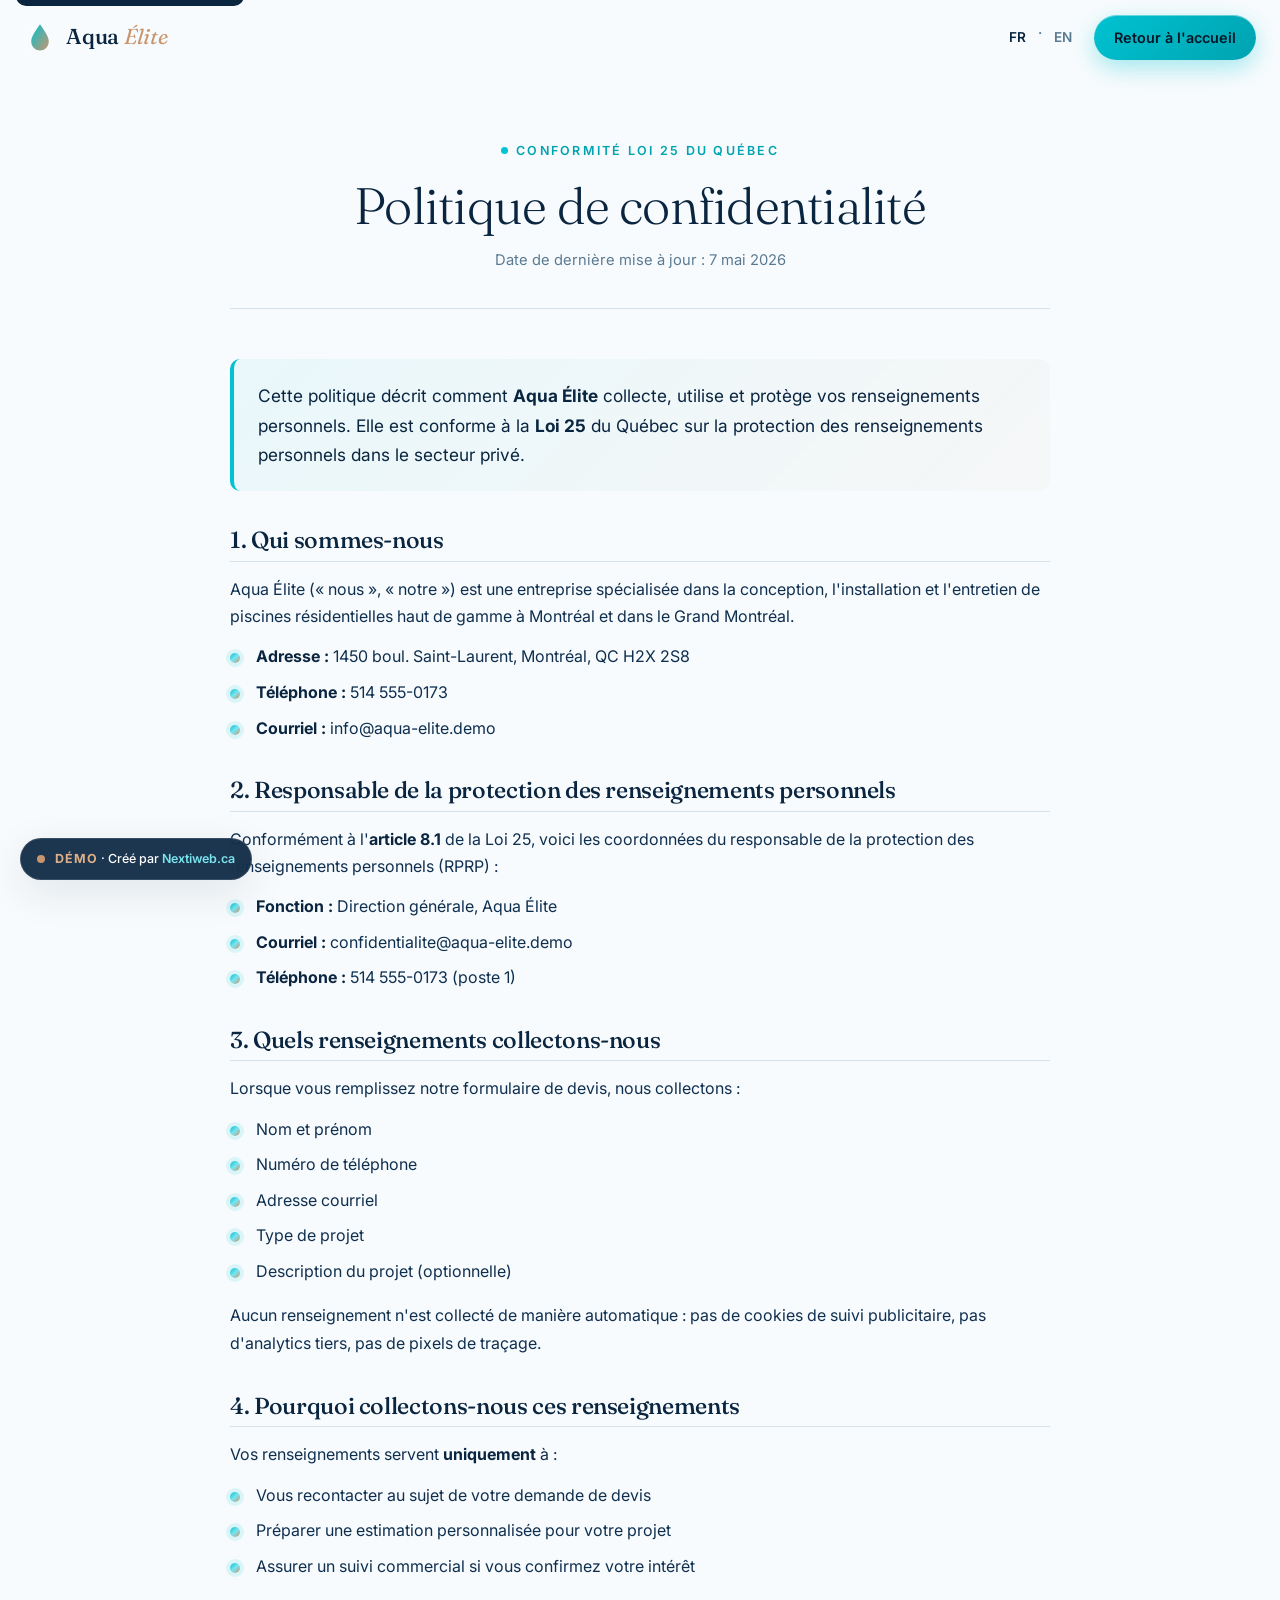
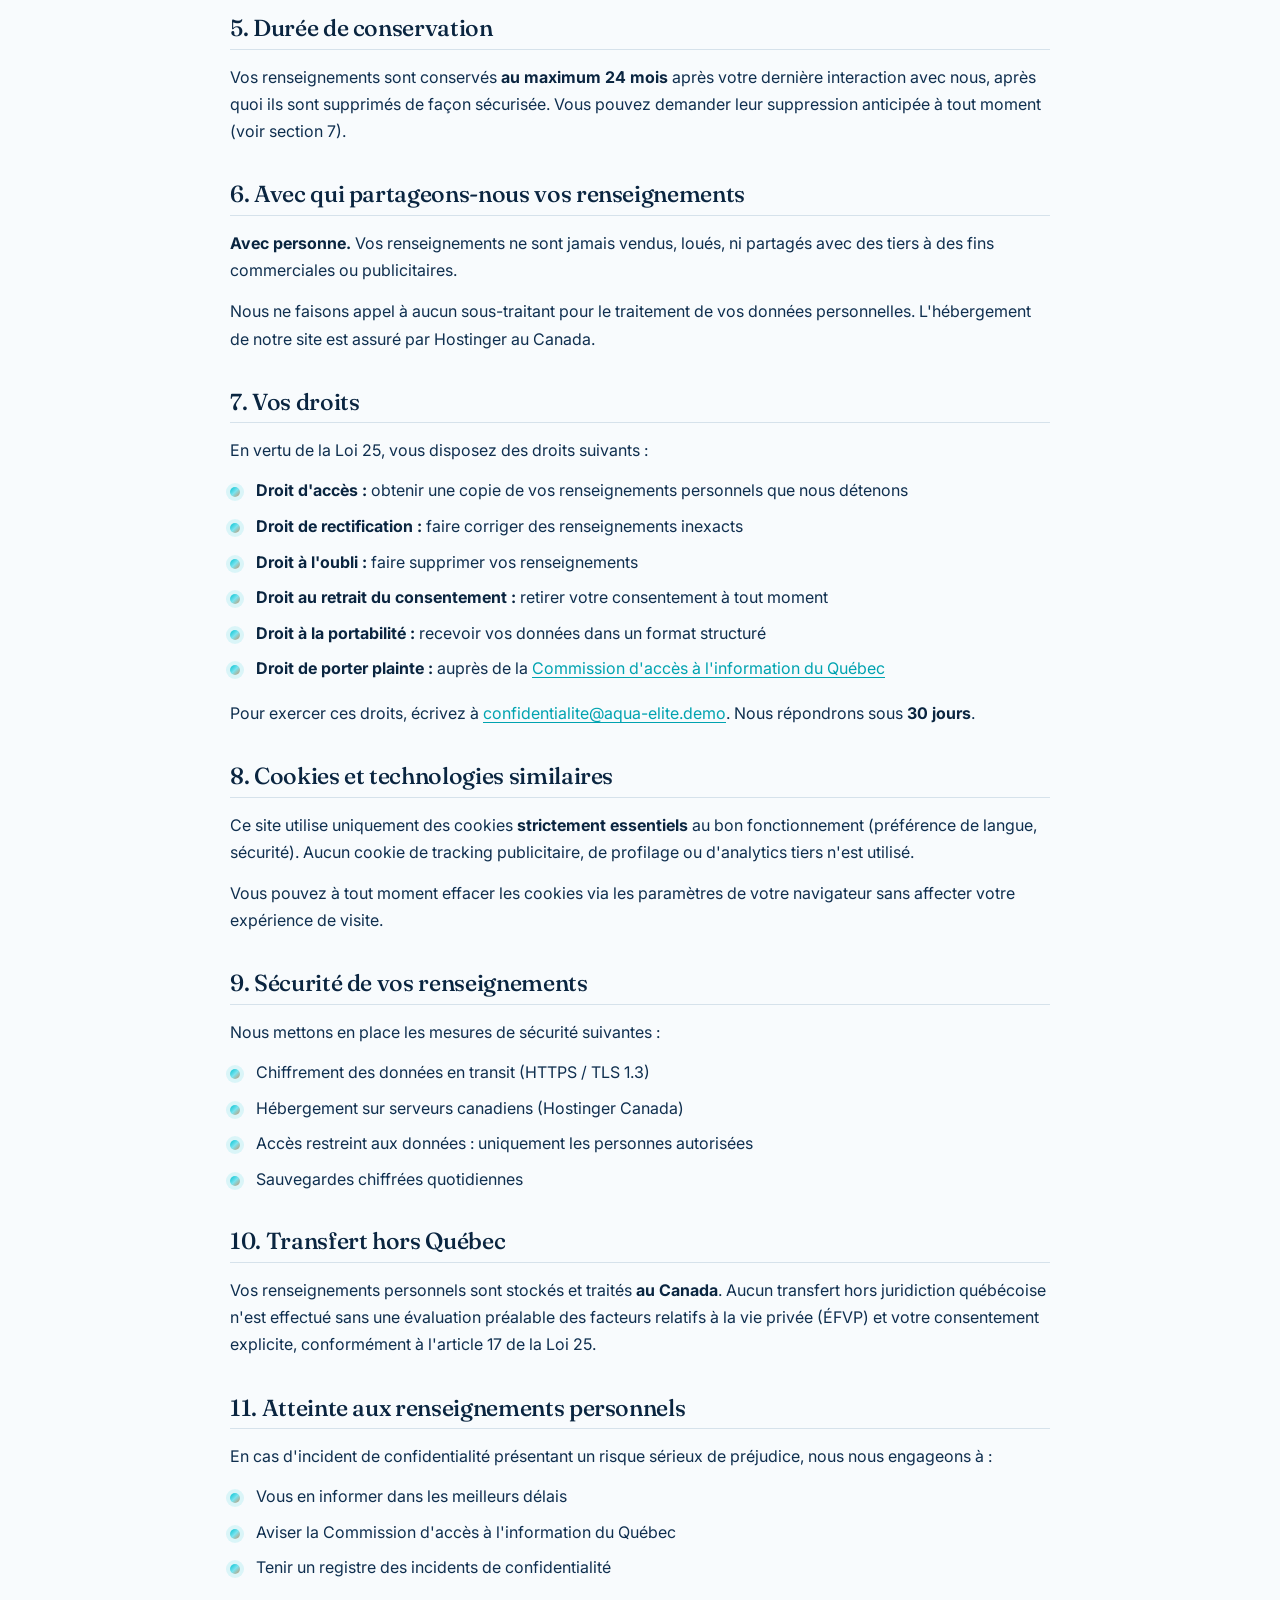
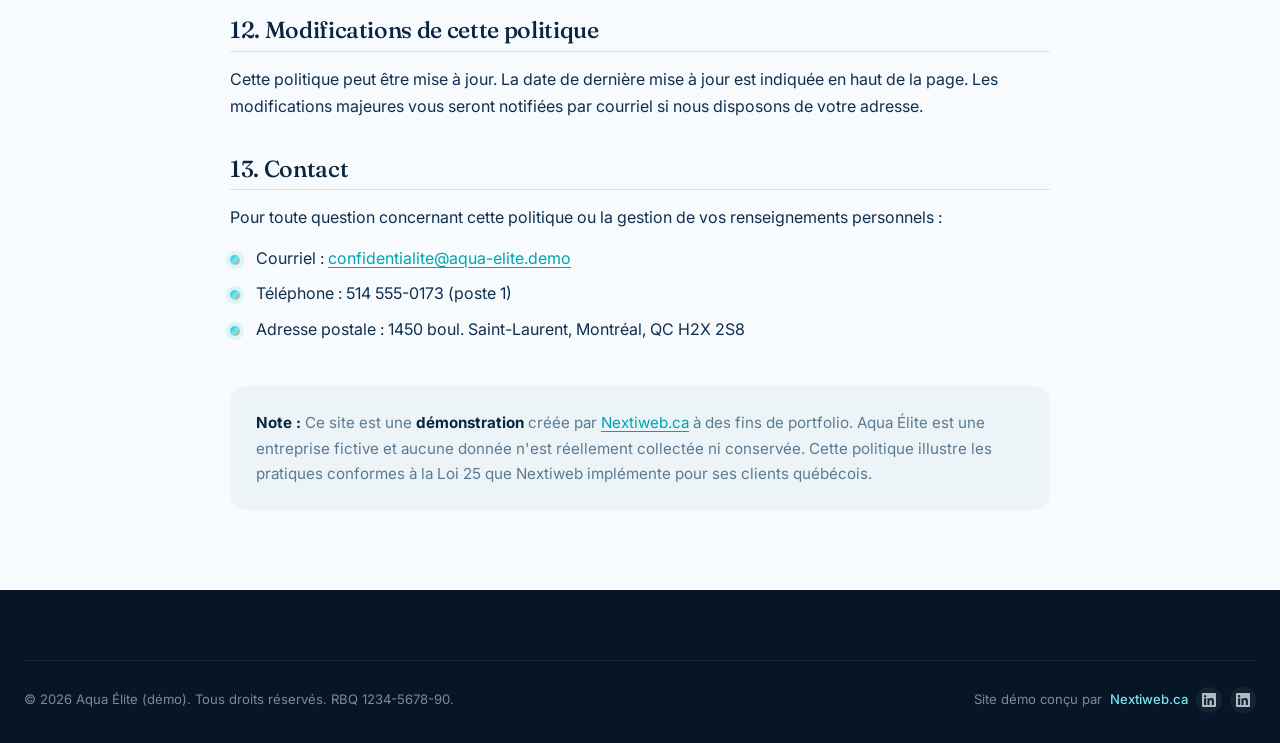
<file: politique-confidentialite.html>
<!DOCTYPE html>
<html lang="fr-CA">
<head>
<meta charset="UTF-8">
<meta name="viewport" content="width=device-width, initial-scale=1.0">
<meta name="theme-color" content="#0A2540">

<title>Politique de confidentialité — Aqua Élite · Conforme Loi 25 (Québec)</title>
<meta name="description" content="Politique de confidentialité d'Aqua Élite, conforme à la Loi 25 du Québec sur la protection des renseignements personnels.">
<meta name="robots" content="index, follow">

<link rel="canonical" href="https://construction-renovation.nextiwebstudio.ca/politique-confidentialite.html">
<link rel="alternate" hreflang="fr-CA" href="https://construction-renovation.nextiwebstudio.ca/politique-confidentialite.html">
<link rel="alternate" hreflang="en-CA" href="https://construction-renovation.nextiwebstudio.ca/en/privacy-policy.html">

<link rel="preconnect" href="https://fonts.googleapis.com">
<link rel="preconnect" href="https://fonts.gstatic.com" crossorigin>
<link href="https://fonts.googleapis.com/css2?family=Fraunces:opsz,wght@9..144,300;9..144,400;9..144,500;9..144,600&family=Inter:wght@300;400;500;600;700&display=swap" rel="stylesheet">

<link rel="icon" type="image/svg+xml" href="favicon.svg">
<link rel="stylesheet" href="assets/css/styles.css">
</head>

<body>
<a class="skip-link" href="#main">Aller au contenu principal</a>

<header class="header" id="header">
  <div class="container header-inner">
    <a class="brand" href="index.html" aria-label="Aqua Élite — retour à l'accueil">
      <svg class="brand-mark" viewBox="0 0 40 40" aria-hidden="true">
        <defs><linearGradient id="bg" x1="0" y1="0" x2="1" y2="1">
          <stop offset="0%" stop-color="#00C2D1"/><stop offset="100%" stop-color="#C8956D"/>
        </linearGradient></defs>
        <path d="M20 4c-6 9-11 15-11 22a11 11 0 0 0 22 0c0-7-5-13-11-22z" fill="url(#bg)"/>
      </svg>
      <span class="brand-text">Aqua <em>Élite</em></span>
    </a>
    <div class="header-actions">
      <div class="lang-switch" role="group" aria-label="Choisir la langue">
        <a href="politique-confidentialite.html" class="active" aria-current="page" lang="fr">FR</a>
        <span aria-hidden="true">·</span>
        <a href="en/privacy-policy.html" lang="en">EN</a>
      </div>
      <a class="btn btn-primary btn-compact" href="index.html">Retour à l'accueil</a>
    </div>
  </div>
</header>

<main id="main" class="legal">
  <div class="container legal-wrap">

    <header class="legal-head">
      <span class="eyebrow"><span class="dot"></span>Conformité Loi&nbsp;25 du Québec</span>
      <h1>Politique de confidentialité</h1>
      <p class="legal-meta">Date de dernière mise à jour : <time datetime="2026-05-07">7 mai 2026</time></p>
    </header>

    <article class="legal-content">

      <p class="legal-intro">Cette politique décrit comment <strong>Aqua Élite</strong> collecte, utilise et protège vos renseignements personnels. Elle est conforme à la <strong>Loi 25</strong> du Québec sur la protection des renseignements personnels dans le secteur privé.</p>

      <section>
        <h2>1. Qui sommes-nous</h2>
        <p>Aqua Élite (« nous », « notre ») est une entreprise spécialisée dans la conception, l'installation et l'entretien de piscines résidentielles haut de gamme à Montréal et dans le Grand Montréal.</p>
        <ul class="legal-list">
          <li><strong>Adresse :</strong> 1450 boul. Saint-Laurent, Montréal, QC H2X 2S8</li>
          <li><strong>Téléphone :</strong> 514 555-0173</li>
          <li><strong>Courriel :</strong> info@aqua-elite.demo</li>
        </ul>
      </section>

      <section>
        <h2>2. Responsable de la protection des renseignements personnels</h2>
        <p>Conformément à l'<strong>article 8.1</strong> de la Loi 25, voici les coordonnées du responsable de la protection des renseignements personnels (RPRP) :</p>
        <ul class="legal-list">
          <li><strong>Fonction :</strong> Direction générale, Aqua Élite</li>
          <li><strong>Courriel :</strong> confidentialite@aqua-elite.demo</li>
          <li><strong>Téléphone :</strong> 514 555-0173 (poste&nbsp;1)</li>
        </ul>
      </section>

      <section>
        <h2>3. Quels renseignements collectons-nous</h2>
        <p>Lorsque vous remplissez notre formulaire de devis, nous collectons :</p>
        <ul class="legal-list">
          <li>Nom et prénom</li>
          <li>Numéro de téléphone</li>
          <li>Adresse courriel</li>
          <li>Type de projet</li>
          <li>Description du projet (optionnelle)</li>
        </ul>
        <p>Aucun renseignement n'est collecté de manière automatique : pas de cookies de suivi publicitaire, pas d'analytics tiers, pas de pixels de traçage.</p>
      </section>

      <section>
        <h2>4. Pourquoi collectons-nous ces renseignements</h2>
        <p>Vos renseignements servent <strong>uniquement</strong> à :</p>
        <ul class="legal-list">
          <li>Vous recontacter au sujet de votre demande de devis</li>
          <li>Préparer une estimation personnalisée pour votre projet</li>
          <li>Assurer un suivi commercial si vous confirmez votre intérêt</li>
        </ul>
      </section>

      <section>
        <h2>5. Durée de conservation</h2>
        <p>Vos renseignements sont conservés <strong>au maximum 24 mois</strong> après votre dernière interaction avec nous, après quoi ils sont supprimés de façon sécurisée. Vous pouvez demander leur suppression anticipée à tout moment (voir section&nbsp;7).</p>
      </section>

      <section>
        <h2>6. Avec qui partageons-nous vos renseignements</h2>
        <p><strong>Avec personne.</strong> Vos renseignements ne sont jamais vendus, loués, ni partagés avec des tiers à des fins commerciales ou publicitaires.</p>
        <p>Nous ne faisons appel à aucun sous-traitant pour le traitement de vos données personnelles. L'hébergement de notre site est assuré par Hostinger au Canada.</p>
      </section>

      <section>
        <h2>7. Vos droits</h2>
        <p>En vertu de la Loi 25, vous disposez des droits suivants :</p>
        <ul class="legal-list">
          <li><strong>Droit d'accès :</strong> obtenir une copie de vos renseignements personnels que nous détenons</li>
          <li><strong>Droit de rectification :</strong> faire corriger des renseignements inexacts</li>
          <li><strong>Droit à l'oubli :</strong> faire supprimer vos renseignements</li>
          <li><strong>Droit au retrait du consentement :</strong> retirer votre consentement à tout moment</li>
          <li><strong>Droit à la portabilité :</strong> recevoir vos données dans un format structuré</li>
          <li><strong>Droit de porter plainte :</strong> auprès de la <a href="https://www.cai.gouv.qc.ca" target="_blank" rel="noopener">Commission d'accès à l'information du Québec</a></li>
        </ul>
        <p>Pour exercer ces droits, écrivez à <a href="mailto:confidentialite@aqua-elite.demo">confidentialite@aqua-elite.demo</a>. Nous répondrons sous <strong>30&nbsp;jours</strong>.</p>
      </section>

      <section id="cookies">
        <h2>8. Cookies et technologies similaires</h2>
        <p>Ce site utilise uniquement des cookies <strong>strictement essentiels</strong> au bon fonctionnement (préférence de langue, sécurité). Aucun cookie de tracking publicitaire, de profilage ou d'analytics tiers n'est utilisé.</p>
        <p>Vous pouvez à tout moment effacer les cookies via les paramètres de votre navigateur sans affecter votre expérience de visite.</p>
      </section>

      <section>
        <h2>9. Sécurité de vos renseignements</h2>
        <p>Nous mettons en place les mesures de sécurité suivantes :</p>
        <ul class="legal-list">
          <li>Chiffrement des données en transit (HTTPS / TLS 1.3)</li>
          <li>Hébergement sur serveurs canadiens (Hostinger Canada)</li>
          <li>Accès restreint aux données : uniquement les personnes autorisées</li>
          <li>Sauvegardes chiffrées quotidiennes</li>
        </ul>
      </section>

      <section>
        <h2>10. Transfert hors Québec</h2>
        <p>Vos renseignements personnels sont stockés et traités <strong>au Canada</strong>. Aucun transfert hors juridiction québécoise n'est effectué sans une évaluation préalable des facteurs relatifs à la vie privée (ÉFVP) et votre consentement explicite, conformément à l'article 17 de la Loi 25.</p>
      </section>

      <section>
        <h2>11. Atteinte aux renseignements personnels</h2>
        <p>En cas d'incident de confidentialité présentant un risque sérieux de préjudice, nous nous engageons à :</p>
        <ul class="legal-list">
          <li>Vous en informer dans les meilleurs délais</li>
          <li>Aviser la Commission d'accès à l'information du Québec</li>
          <li>Tenir un registre des incidents de confidentialité</li>
        </ul>
      </section>

      <section>
        <h2>12. Modifications de cette politique</h2>
        <p>Cette politique peut être mise à jour. La date de dernière mise à jour est indiquée en haut de la page. Les modifications majeures vous seront notifiées par courriel si nous disposons de votre adresse.</p>
      </section>

      <section>
        <h2>13. Contact</h2>
        <p>Pour toute question concernant cette politique ou la gestion de vos renseignements personnels :</p>
        <ul class="legal-list">
          <li>Courriel : <a href="mailto:confidentialite@aqua-elite.demo">confidentialite@aqua-elite.demo</a></li>
          <li>Téléphone : 514 555-0173 (poste&nbsp;1)</li>
          <li>Adresse postale : 1450 boul. Saint-Laurent, Montréal, QC H2X 2S8</li>
        </ul>
      </section>

      <aside class="legal-note">
        <strong>Note :</strong> Ce site est une <strong>démonstration</strong> créée par <a href="https://nextiweb.ca" target="_blank" rel="noopener">Nextiweb.ca</a> à des fins de portfolio. Aqua Élite est une entreprise fictive et aucune donnée n'est réellement collectée ni conservée. Cette politique illustre les pratiques conformes à la Loi&nbsp;25 que Nextiweb implémente pour ses clients québécois.
      </aside>

    </article>

  </div>
</main>

<footer class="footer" role="contentinfo">
  <div class="container footer-bar">
    <small>© 2026 Aqua Élite (démo). Tous droits réservés. RBQ&nbsp;1234-5678-90.</small>
    <small class="footer-credit">
      Site démo conçu par <a href="https://nextiweb.ca" target="_blank" rel="noopener">Nextiweb.ca</a>
      <a class="social-link" href="https://www.linkedin.com/company/25819184/" target="_blank" rel="noopener" aria-label="LinkedIn de Nextiweb">
        <svg viewBox="0 0 24 24" width="14" height="14" aria-hidden="true"><path d="M20.45 20.45h-3.55v-5.57c0-1.33-.02-3.04-1.85-3.04-1.85 0-2.13 1.45-2.13 2.94v5.67H9.37V9h3.41v1.56h.05c.47-.9 1.64-1.85 3.38-1.85 3.61 0 4.28 2.38 4.28 5.47v6.27zM5.34 7.43a2.06 2.06 0 1 1 0-4.12 2.06 2.06 0 0 1 0 4.12zM7.12 20.45H3.56V9h3.56v11.45zM22.22 0H1.77C.79 0 0 .77 0 1.72v20.56C0 23.23.79 24 1.77 24h20.45c.98 0 1.78-.77 1.78-1.72V1.72C24 .77 23.2 0 22.22 0z" fill="currentColor"/></svg>
      </a>
      <a class="social-link" href="https://www.linkedin.com/in/khadija-ait-lassri/" target="_blank" rel="noopener" aria-label="LinkedIn de Khadija Aït Lassri">
        <svg viewBox="0 0 24 24" width="14" height="14" aria-hidden="true"><path d="M20.45 20.45h-3.55v-5.57c0-1.33-.02-3.04-1.85-3.04-1.85 0-2.13 1.45-2.13 2.94v5.67H9.37V9h3.41v1.56h.05c.47-.9 1.64-1.85 3.38-1.85 3.61 0 4.28 2.38 4.28 5.47v6.27zM5.34 7.43a2.06 2.06 0 1 1 0-4.12 2.06 2.06 0 0 1 0 4.12zM7.12 20.45H3.56V9h3.56v11.45zM22.22 0H1.77C.79 0 0 .77 0 1.72v20.56C0 23.23.79 24 1.77 24h20.45c.98 0 1.78-.77 1.78-1.72V1.72C24 .77 23.2 0 22.22 0z" fill="currentColor"/></svg>
      </a>
    </small>
  </div>
</footer>

<a class="demo-badge" href="https://nextiweb.ca" target="_blank" rel="noopener" aria-label="Démo créée par Nextiweb.ca">
  <span class="badge-dot" aria-hidden="true"></span>
  <span><strong>DÉMO</strong> · Créé par <em>Nextiweb.ca</em></span>
</a>
</body>
</html>
</file>
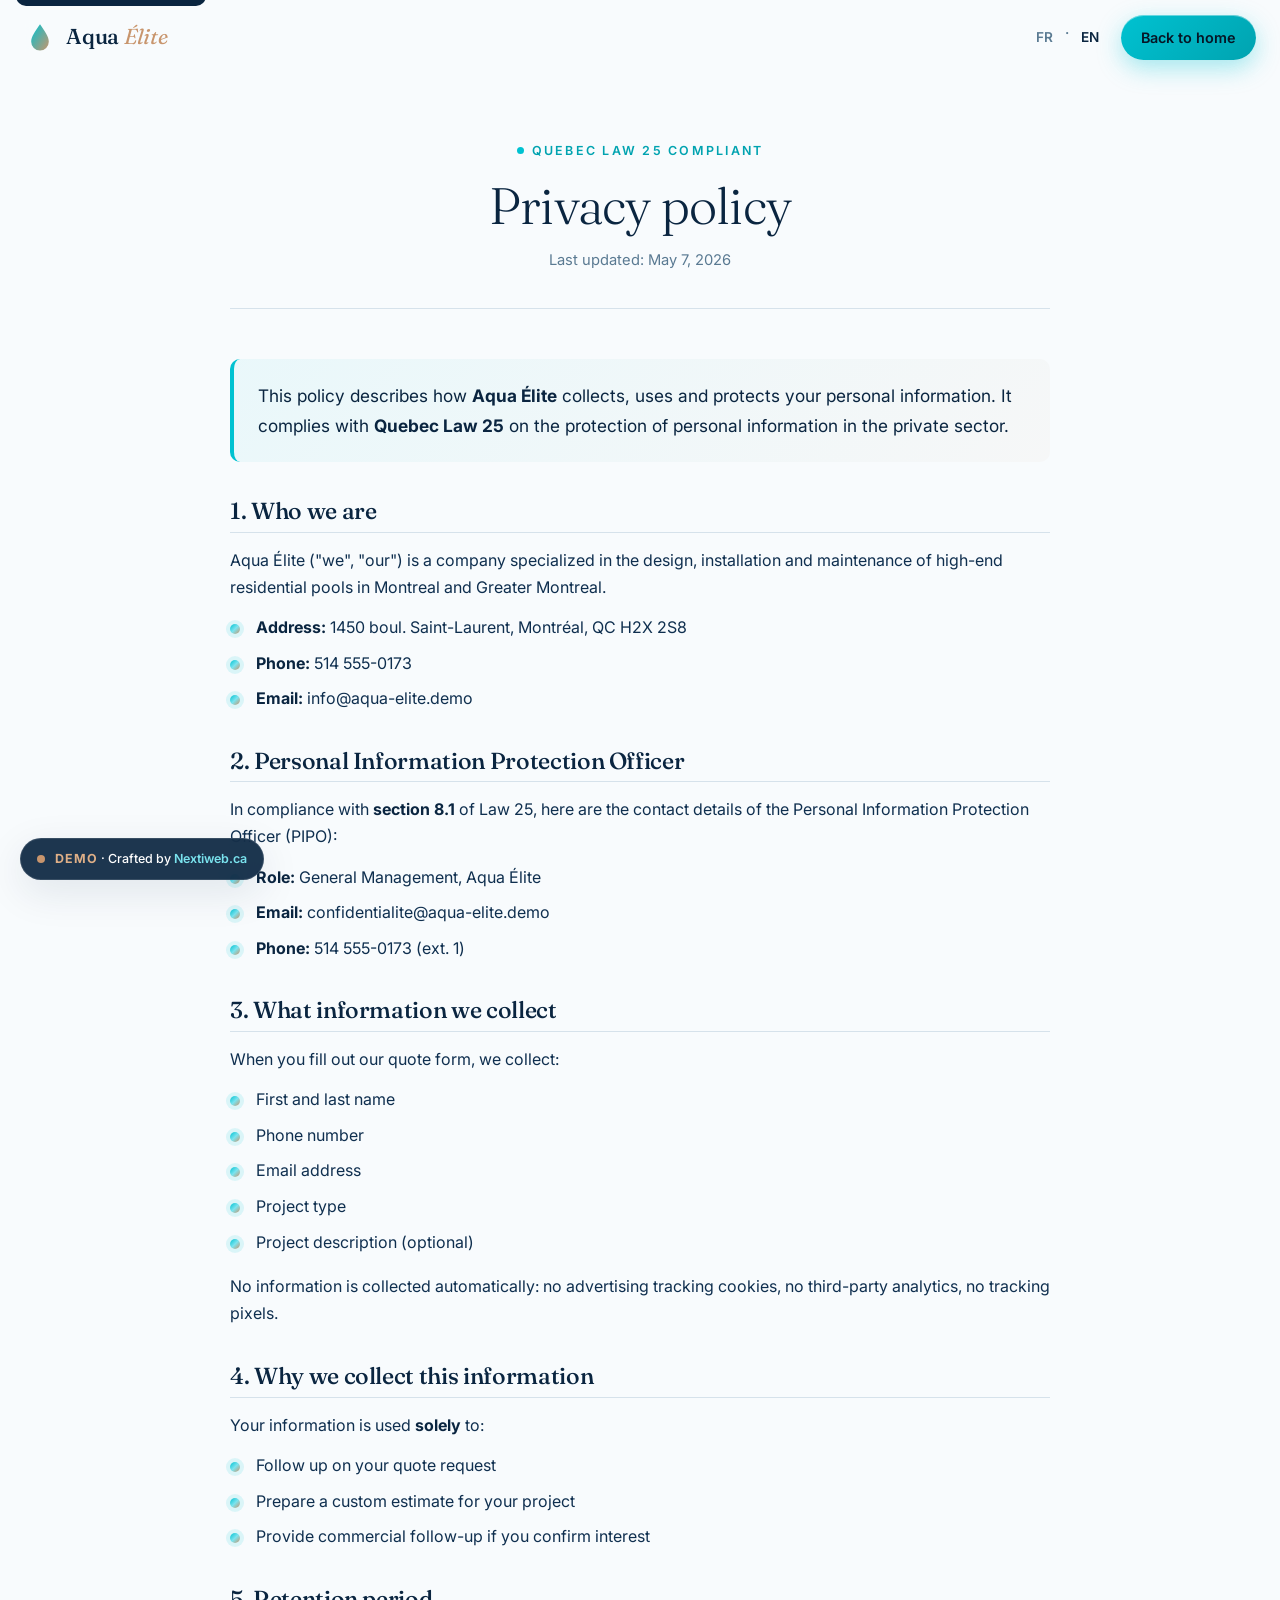
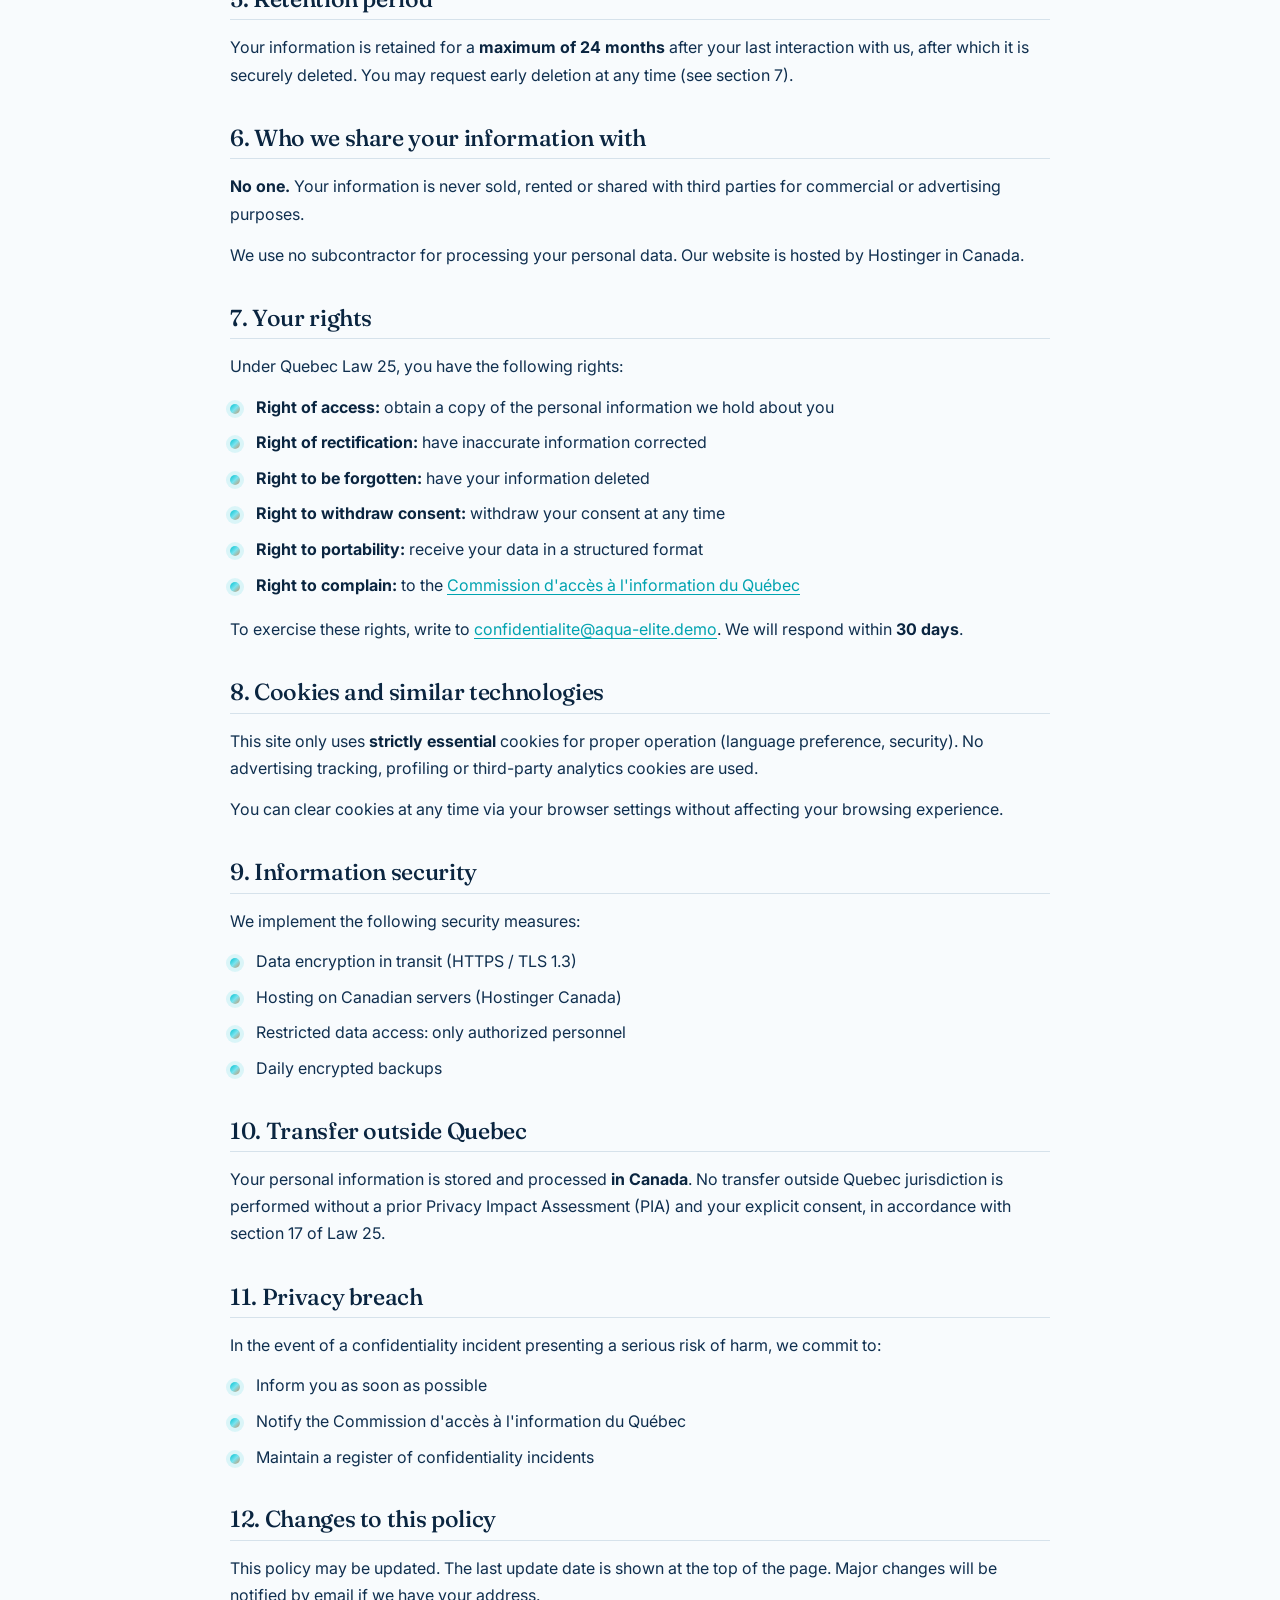
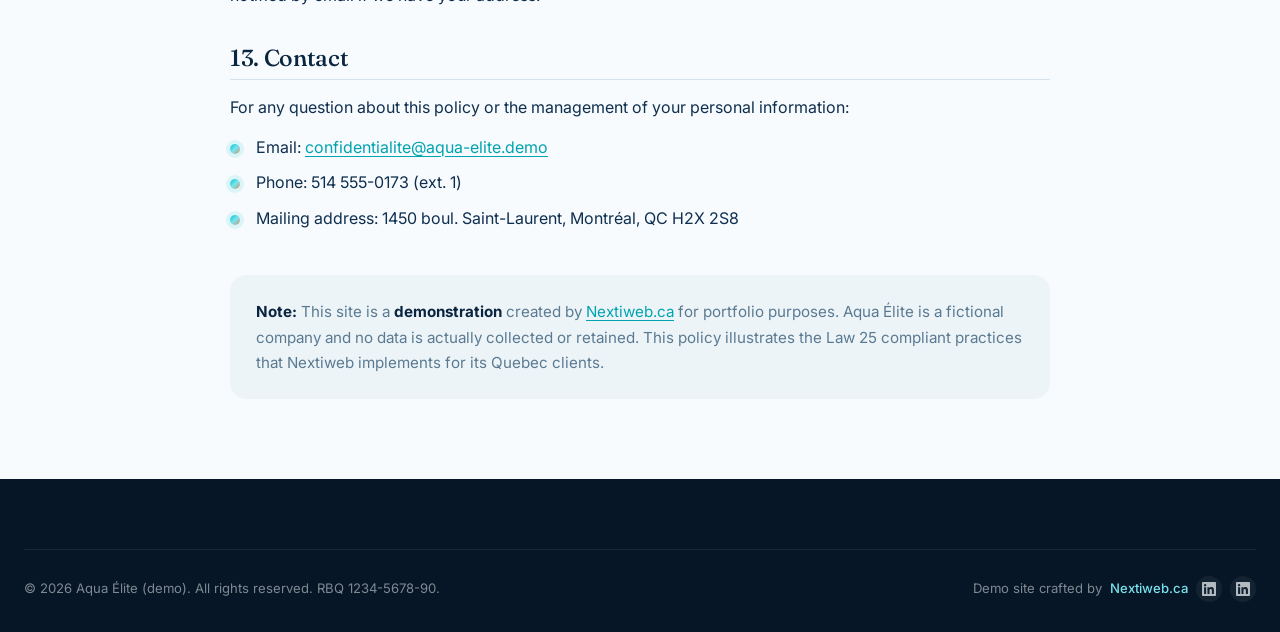
<file: en/privacy-policy.html>
<!DOCTYPE html>
<html lang="en-CA">
<head>
<meta charset="UTF-8">
<meta name="viewport" content="width=device-width, initial-scale=1.0">
<meta name="theme-color" content="#0A2540">

<title>Privacy Policy — Aqua Élite · Quebec Law 25 Compliant</title>
<meta name="description" content="Aqua Élite privacy policy, compliant with Quebec Law 25 on the protection of personal information.">
<meta name="robots" content="index, follow">

<link rel="canonical" href="https://construction-renovation.nextiwebstudio.ca/en/privacy-policy.html">
<link rel="alternate" hreflang="fr-CA" href="https://construction-renovation.nextiwebstudio.ca/politique-confidentialite.html">
<link rel="alternate" hreflang="en-CA" href="https://construction-renovation.nextiwebstudio.ca/en/privacy-policy.html">

<link rel="preconnect" href="https://fonts.googleapis.com">
<link rel="preconnect" href="https://fonts.gstatic.com" crossorigin>
<link href="https://fonts.googleapis.com/css2?family=Fraunces:opsz,wght@9..144,300;9..144,400;9..144,500;9..144,600&family=Inter:wght@300;400;500;600;700&display=swap" rel="stylesheet">

<link rel="icon" type="image/svg+xml" href="../favicon.svg">
<link rel="stylesheet" href="../assets/css/styles.css">
</head>

<body>
<a class="skip-link" href="#main">Skip to main content</a>

<header class="header" id="header">
  <div class="container header-inner">
    <a class="brand" href="index.html" aria-label="Aqua Élite — back to home">
      <svg class="brand-mark" viewBox="0 0 40 40" aria-hidden="true">
        <defs><linearGradient id="bg" x1="0" y1="0" x2="1" y2="1">
          <stop offset="0%" stop-color="#00C2D1"/><stop offset="100%" stop-color="#C8956D"/>
        </linearGradient></defs>
        <path d="M20 4c-6 9-11 15-11 22a11 11 0 0 0 22 0c0-7-5-13-11-22z" fill="url(#bg)"/>
      </svg>
      <span class="brand-text">Aqua <em>Élite</em></span>
    </a>
    <div class="header-actions">
      <div class="lang-switch" role="group" aria-label="Language selector">
        <a href="../politique-confidentialite.html" lang="fr">FR</a>
        <span aria-hidden="true">·</span>
        <a href="privacy-policy.html" class="active" aria-current="page" lang="en">EN</a>
      </div>
      <a class="btn btn-primary btn-compact" href="index.html">Back to home</a>
    </div>
  </div>
</header>

<main id="main" class="legal">
  <div class="container legal-wrap">

    <header class="legal-head">
      <span class="eyebrow"><span class="dot"></span>Quebec Law&nbsp;25 compliant</span>
      <h1>Privacy policy</h1>
      <p class="legal-meta">Last updated: <time datetime="2026-05-07">May 7, 2026</time></p>
    </header>

    <article class="legal-content">

      <p class="legal-intro">This policy describes how <strong>Aqua Élite</strong> collects, uses and protects your personal information. It complies with <strong>Quebec Law 25</strong> on the protection of personal information in the private sector.</p>

      <section>
        <h2>1. Who we are</h2>
        <p>Aqua Élite ("we", "our") is a company specialized in the design, installation and maintenance of high-end residential pools in Montreal and Greater Montreal.</p>
        <ul class="legal-list">
          <li><strong>Address:</strong> 1450 boul. Saint-Laurent, Montréal, QC H2X 2S8</li>
          <li><strong>Phone:</strong> 514 555-0173</li>
          <li><strong>Email:</strong> info@aqua-elite.demo</li>
        </ul>
      </section>

      <section>
        <h2>2. Personal Information Protection Officer</h2>
        <p>In compliance with <strong>section 8.1</strong> of Law 25, here are the contact details of the Personal Information Protection Officer (PIPO):</p>
        <ul class="legal-list">
          <li><strong>Role:</strong> General Management, Aqua Élite</li>
          <li><strong>Email:</strong> confidentialite@aqua-elite.demo</li>
          <li><strong>Phone:</strong> 514 555-0173 (ext.&nbsp;1)</li>
        </ul>
      </section>

      <section>
        <h2>3. What information we collect</h2>
        <p>When you fill out our quote form, we collect:</p>
        <ul class="legal-list">
          <li>First and last name</li>
          <li>Phone number</li>
          <li>Email address</li>
          <li>Project type</li>
          <li>Project description (optional)</li>
        </ul>
        <p>No information is collected automatically: no advertising tracking cookies, no third-party analytics, no tracking pixels.</p>
      </section>

      <section>
        <h2>4. Why we collect this information</h2>
        <p>Your information is used <strong>solely</strong> to:</p>
        <ul class="legal-list">
          <li>Follow up on your quote request</li>
          <li>Prepare a custom estimate for your project</li>
          <li>Provide commercial follow-up if you confirm interest</li>
        </ul>
      </section>

      <section>
        <h2>5. Retention period</h2>
        <p>Your information is retained for a <strong>maximum of 24 months</strong> after your last interaction with us, after which it is securely deleted. You may request early deletion at any time (see section&nbsp;7).</p>
      </section>

      <section>
        <h2>6. Who we share your information with</h2>
        <p><strong>No one.</strong> Your information is never sold, rented or shared with third parties for commercial or advertising purposes.</p>
        <p>We use no subcontractor for processing your personal data. Our website is hosted by Hostinger in Canada.</p>
      </section>

      <section>
        <h2>7. Your rights</h2>
        <p>Under Quebec Law 25, you have the following rights:</p>
        <ul class="legal-list">
          <li><strong>Right of access:</strong> obtain a copy of the personal information we hold about you</li>
          <li><strong>Right of rectification:</strong> have inaccurate information corrected</li>
          <li><strong>Right to be forgotten:</strong> have your information deleted</li>
          <li><strong>Right to withdraw consent:</strong> withdraw your consent at any time</li>
          <li><strong>Right to portability:</strong> receive your data in a structured format</li>
          <li><strong>Right to complain:</strong> to the <a href="https://www.cai.gouv.qc.ca/english/" target="_blank" rel="noopener">Commission d'accès à l'information du Québec</a></li>
        </ul>
        <p>To exercise these rights, write to <a href="mailto:confidentialite@aqua-elite.demo">confidentialite@aqua-elite.demo</a>. We will respond within <strong>30&nbsp;days</strong>.</p>
      </section>

      <section id="cookies">
        <h2>8. Cookies and similar technologies</h2>
        <p>This site only uses <strong>strictly essential</strong> cookies for proper operation (language preference, security). No advertising tracking, profiling or third-party analytics cookies are used.</p>
        <p>You can clear cookies at any time via your browser settings without affecting your browsing experience.</p>
      </section>

      <section>
        <h2>9. Information security</h2>
        <p>We implement the following security measures:</p>
        <ul class="legal-list">
          <li>Data encryption in transit (HTTPS / TLS 1.3)</li>
          <li>Hosting on Canadian servers (Hostinger Canada)</li>
          <li>Restricted data access: only authorized personnel</li>
          <li>Daily encrypted backups</li>
        </ul>
      </section>

      <section>
        <h2>10. Transfer outside Quebec</h2>
        <p>Your personal information is stored and processed <strong>in Canada</strong>. No transfer outside Quebec jurisdiction is performed without a prior Privacy Impact Assessment (PIA) and your explicit consent, in accordance with section 17 of Law 25.</p>
      </section>

      <section>
        <h2>11. Privacy breach</h2>
        <p>In the event of a confidentiality incident presenting a serious risk of harm, we commit to:</p>
        <ul class="legal-list">
          <li>Inform you as soon as possible</li>
          <li>Notify the Commission d'accès à l'information du Québec</li>
          <li>Maintain a register of confidentiality incidents</li>
        </ul>
      </section>

      <section>
        <h2>12. Changes to this policy</h2>
        <p>This policy may be updated. The last update date is shown at the top of the page. Major changes will be notified by email if we have your address.</p>
      </section>

      <section>
        <h2>13. Contact</h2>
        <p>For any question about this policy or the management of your personal information:</p>
        <ul class="legal-list">
          <li>Email: <a href="mailto:confidentialite@aqua-elite.demo">confidentialite@aqua-elite.demo</a></li>
          <li>Phone: 514 555-0173 (ext.&nbsp;1)</li>
          <li>Mailing address: 1450 boul. Saint-Laurent, Montréal, QC H2X 2S8</li>
        </ul>
      </section>

      <aside class="legal-note">
        <strong>Note:</strong> This site is a <strong>demonstration</strong> created by <a href="https://nextiweb.ca" target="_blank" rel="noopener">Nextiweb.ca</a> for portfolio purposes. Aqua Élite is a fictional company and no data is actually collected or retained. This policy illustrates the Law&nbsp;25 compliant practices that Nextiweb implements for its Quebec clients.
      </aside>

    </article>

  </div>
</main>

<footer class="footer" role="contentinfo">
  <div class="container footer-bar">
    <small>© 2026 Aqua Élite (demo). All rights reserved. RBQ&nbsp;1234-5678-90.</small>
    <small class="footer-credit">
      Demo site crafted by <a href="https://nextiweb.ca" target="_blank" rel="noopener">Nextiweb.ca</a>
      <a class="social-link" href="https://www.linkedin.com/company/25819184/" target="_blank" rel="noopener" aria-label="Nextiweb on LinkedIn">
        <svg viewBox="0 0 24 24" width="14" height="14" aria-hidden="true"><path d="M20.45 20.45h-3.55v-5.57c0-1.33-.02-3.04-1.85-3.04-1.85 0-2.13 1.45-2.13 2.94v5.67H9.37V9h3.41v1.56h.05c.47-.9 1.64-1.85 3.38-1.85 3.61 0 4.28 2.38 4.28 5.47v6.27zM5.34 7.43a2.06 2.06 0 1 1 0-4.12 2.06 2.06 0 0 1 0 4.12zM7.12 20.45H3.56V9h3.56v11.45zM22.22 0H1.77C.79 0 0 .77 0 1.72v20.56C0 23.23.79 24 1.77 24h20.45c.98 0 1.78-.77 1.78-1.72V1.72C24 .77 23.2 0 22.22 0z" fill="currentColor"/></svg>
      </a>
      <a class="social-link" href="https://www.linkedin.com/in/khadija-ait-lassri/" target="_blank" rel="noopener" aria-label="Khadija Aït Lassri on LinkedIn">
        <svg viewBox="0 0 24 24" width="14" height="14" aria-hidden="true"><path d="M20.45 20.45h-3.55v-5.57c0-1.33-.02-3.04-1.85-3.04-1.85 0-2.13 1.45-2.13 2.94v5.67H9.37V9h3.41v1.56h.05c.47-.9 1.64-1.85 3.38-1.85 3.61 0 4.28 2.38 4.28 5.47v6.27zM5.34 7.43a2.06 2.06 0 1 1 0-4.12 2.06 2.06 0 0 1 0 4.12zM7.12 20.45H3.56V9h3.56v11.45zM22.22 0H1.77C.79 0 0 .77 0 1.72v20.56C0 23.23.79 24 1.77 24h20.45c.98 0 1.78-.77 1.78-1.72V1.72C24 .77 23.2 0 22.22 0z" fill="currentColor"/></svg>
      </a>
    </small>
  </div>
</footer>

<a class="demo-badge" href="https://nextiweb.ca" target="_blank" rel="noopener" aria-label="Demo crafted by Nextiweb.ca">
  <span class="badge-dot" aria-hidden="true"></span>
  <span><strong>DEMO</strong> · Crafted by <em>Nextiweb.ca</em></span>
</a>
</body>
</html>
</file>
<file: assets/css/styles.css>
*,*::before,*::after{box-sizing:border-box}html{scroll-behavior:smooth;-webkit-text-size-adjust:100%}body,h1,h2,h3,h4,p,ul,ol,figure,blockquote,dl,dd{margin:0}ul,ol{padding:0;list-style:none}img,svg,video{display:block;max-width:100%;height:auto}a{color:inherit;text-decoration:none}button{font:inherit;cursor:pointer;background:none;border:0;color:inherit}input,textarea,select,button{font-family:inherit}:focus-visible{outline:2px solid var(--cyan);outline-offset:3px;border-radius:4px}:root{--ink-900:#061626;--ink-800:#0A2540;--ink-700:#0F2F4F;--ink-600:#163E64;--ink-500:#2A5680;--cyan-400:#7AE3EE;--cyan-500:#00C2D1;--cyan-600:#00A3B0;--copper-400:#DEAF87;--copper-500:#C8956D;--copper-600:#A77A56;--paper:#F8FBFD;--paper-2:#EDF4F8;--line:#D6E2EB;--muted:#5A7A92;--grad-aqua:linear-gradient(135deg,#00C2D1 0%,#7AE3EE 50%,#C8956D 100%);--grad-deep:linear-gradient(180deg,#0A2540 0%,#061626 100%);--grad-card:linear-gradient(160deg,rgba(255,255,255,0.06),rgba(255,255,255,0.01));--shadow-sm:0 2px 10px rgba(10,37,64,0.06);--shadow-md:0 12px 40px rgba(10,37,64,0.10);--shadow-lg:0 30px 80px rgba(10,37,64,0.18);--shadow-glow:0 0 60px rgba(0,194,209,0.25);--font-display:'Fraunces','Cormorant Garamond',Georgia,serif;--font-body:'Inter',-apple-system,BlinkMacSystemFont,'Segoe UI',Roboto,sans-serif;--container:1240px;--radius-sm:10px;--radius:16px;--radius-lg:28px;--radius-xl:40px;--header-h:76px;--ease-out:cubic-bezier(0.22,0.61,0.36,1);--ease-spring:cubic-bezier(0.34,1.56,0.64,1)}html,body{font-family:var(--font-body);font-size:16px;line-height:1.6;color:var(--ink-800);background:var(--paper);-webkit-font-smoothing:antialiased}::selection{background:var(--cyan-500);color:var(--ink-900)}.skip-link{position:absolute;top:-40px;left:16px;background:var(--ink-800);color:#fff;padding:10px 16px;border-radius:0 0 var(--radius-sm) var(--radius-sm);font-weight:600;z-index:9999;transition:top .2s var(--ease-out)}.skip-link:focus{top:0}.cursor-glow{position:fixed;top:0;left:0;width:380px;height:380px;pointer-events:none;z-index:1;opacity:0;background:radial-gradient(circle,rgba(0,194,209,0.18) 0%,rgba(0,194,209,0) 60%);transform:translate(-50%,-50%);transition:opacity .4s var(--ease-out);mix-blend-mode:screen}@media (hover:hover) and (pointer:fine){.cursor-glow.active{opacity:1}}.container{width:min(var(--container),calc(100% - 48px));margin-inline:auto}h1,h2,h3,h4{font-family:var(--font-display);font-weight:400;letter-spacing:-0.015em;line-height:1.1;color:var(--ink-800)}h1{font-size:clamp(2.6rem,6vw,5rem);font-weight:300}h2{font-size:clamp(2.1rem,4.4vw,3.6rem);font-weight:300}h3{font-size:clamp(1.25rem,1.6vw,1.5rem);font-weight:500;letter-spacing:-0.01em}h4{font-size:1rem;font-weight:600;letter-spacing:0.02em;text-transform:uppercase;color:var(--ink-700);font-family:var(--font-body)}p{color:var(--muted);font-size:1rem}.eyebrow{display:inline-flex;align-items:center;gap:8px;font-size:0.78rem;font-weight:600;letter-spacing:0.18em;text-transform:uppercase;color:var(--cyan-600);margin-bottom:18px}.eyebrow .dot{width:7px;height:7px;border-radius:50%;background:var(--cyan-500);box-shadow:0 0 0 0 rgba(0,194,209,0.7);animation:pulse 2.4s var(--ease-out) infinite}@keyframes pulse{0%{box-shadow:0 0 0 0 rgba(0,194,209,0.6)}70%{box-shadow:0 0 0 12px rgba(0,194,209,0)}100%{box-shadow:0 0 0 0 rgba(0,194,209,0)}}.grad-text{background:var(--grad-aqua);-webkit-background-clip:text;background-clip:text;-webkit-text-fill-color:transparent;color:transparent;font-style:italic}.btn{display:inline-flex;align-items:center;gap:10px;padding:14px 26px;border-radius:999px;font-weight:600;font-size:0.95rem;transition:transform .25s var(--ease-out),box-shadow .25s var(--ease-out),background .25s var(--ease-out),color .25s var(--ease-out);white-space:nowrap;position:relative;overflow:hidden}.btn-lg{padding:17px 32px;font-size:1rem}.btn-compact{padding:11px 20px;font-size:0.9rem}.btn-primary{background:linear-gradient(135deg,var(--cyan-500),var(--cyan-600));color:var(--ink-900);box-shadow:0 8px 24px rgba(0,194,209,0.35),inset 0 1px 0 rgba(255,255,255,0.4)}.btn-primary::before{content:"";position:absolute;inset:0;background:linear-gradient(135deg,var(--cyan-400),#fff);opacity:0;transition:opacity .3s var(--ease-out)}.btn-primary>*{position:relative;z-index:1}.btn-primary:hover{transform:translateY(-2px);box-shadow:0 14px 32px rgba(0,194,209,0.45)}.btn-primary:hover::before{opacity:1}.btn-ghost{border:1px solid rgba(255,255,255,0.25);color:#fff;backdrop-filter:blur(8px);-webkit-backdrop-filter:blur(8px);background:rgba(255,255,255,0.05)}.btn-ghost:hover{background:rgba(255,255,255,0.12);border-color:rgba(255,255,255,0.5);transform:translateY(-2px)}.chip{padding:10px 20px;border-radius:999px;background:var(--paper-2);color:var(--ink-700);font-size:0.9rem;font-weight:500;border:1px solid transparent;transition:all .25s var(--ease-out)}.chip:hover{border-color:var(--cyan-500);color:var(--ink-800)}.chip.active{background:var(--ink-800);color:#fff;box-shadow:0 6px 18px rgba(10,37,64,0.25)}.header{position:fixed;top:0;left:0;right:0;z-index:100;height:var(--header-h);background:rgba(248,251,253,0.72);backdrop-filter:saturate(180%) blur(20px);-webkit-backdrop-filter:saturate(180%) blur(20px);border-bottom:1px solid transparent;transition:background .3s var(--ease-out),border-color .3s var(--ease-out)}.header.scrolled{background:rgba(248,251,253,0.92);border-bottom-color:var(--line)}.header-inner{height:100%;display:flex;align-items:center;justify-content:space-between;gap:24px}.brand{display:inline-flex;align-items:center;gap:10px;font-family:var(--font-display);font-size:1.35rem;font-weight:500;color:var(--ink-800);letter-spacing:-0.01em}.brand-mark{width:32px;height:32px}.brand-text em{font-style:italic;color:var(--copper-500);font-weight:400}.nav{display:flex;gap:30px}.nav a{font-size:0.92rem;font-weight:500;color:var(--ink-700);position:relative;padding:6px 0;transition:color .2s var(--ease-out)}.nav a::after{content:"";position:absolute;left:0;right:0;bottom:0;height:1.5px;background:var(--grad-aqua);transform:scaleX(0);transform-origin:left;transition:transform .3s var(--ease-out)}.nav a:hover{color:var(--ink-800)}.nav a:hover::after{transform:scaleX(1)}.header-actions{display:flex;align-items:center;gap:16px}.lang-switch{display:inline-flex;gap:6px;font-size:0.85rem;font-weight:600;color:var(--muted)}.lang-switch a{padding:4px 6px;transition:color .2s}.lang-switch a.active{color:var(--ink-800)}.lang-switch a:hover{color:var(--cyan-600)}.nav-toggle{display:none;width:42px;height:42px;flex-direction:column;gap:5px;justify-content:center;align-items:center}.nav-toggle span{width:22px;height:2px;background:var(--ink-800);transition:transform .3s var(--ease-out),opacity .2s}.nav-toggle[aria-expanded="true"] span:nth-child(1){transform:translateY(7px) rotate(45deg)}.nav-toggle[aria-expanded="true"] span:nth-child(2){opacity:0}.nav-toggle[aria-expanded="true"] span:nth-child(3){transform:translateY(-7px) rotate(-45deg)}.mobile-nav{position:fixed;top:var(--header-h);left:0;right:0;background:var(--paper);border-bottom:1px solid var(--line);padding:24px;display:flex;flex-direction:column;gap:4px;box-shadow:var(--shadow-md);z-index:99}.mobile-nav[hidden]{display:none}.mobile-nav a{padding:14px 16px;border-radius:var(--radius-sm);font-weight:500;color:var(--ink-700)}.mobile-nav a:hover{background:var(--paper-2)}.mobile-nav .btn{margin-top:8px;align-self:flex-start}.hero{position:relative;min-height:100vh;min-height:100svh;display:flex;align-items:center;padding-top:var(--header-h);color:#fff;isolation:isolate;overflow:hidden}.hero-media{position:absolute;inset:0;z-index:-1}.hero-media img{width:100%;height:100%;object-fit:cover;transform:scale(1.05);animation:heroZoom 18s var(--ease-out) infinite alternate}@keyframes heroZoom{from{transform:scale(1.05)}to{transform:scale(1.12)}}.hero-overlay{position:absolute;inset:0;background:linear-gradient(180deg,rgba(6,22,38,0.55) 0%,rgba(6,22,38,0.35) 40%,rgba(6,22,38,0.85) 100%),linear-gradient(110deg,rgba(10,37,64,0.7) 0%,rgba(10,37,64,0) 50%)}.hero-grid{position:absolute;inset:0;background-image:linear-gradient(rgba(255,255,255,0.04) 1px,transparent 1px),linear-gradient(90deg,rgba(255,255,255,0.04) 1px,transparent 1px);background-size:80px 80px;mask-image:radial-gradient(ellipse at 50% 60%,#000 30%,transparent 80%);-webkit-mask-image:radial-gradient(ellipse at 50% 60%,#000 30%,transparent 80%)}.hero-content{padding:120px 0 80px;position:relative;z-index:2;max-width:920px}.hero .eyebrow{color:var(--cyan-400)}.hero-title{color:#fff;margin-bottom:24px;text-shadow:0 4px 30px rgba(0,0,0,0.4)}.hero-sub{font-size:clamp(1.05rem,1.4vw,1.2rem);color:rgba(248,251,253,0.85);max-width:600px;margin-bottom:36px}.hero-cta{display:flex;flex-wrap:wrap;gap:14px;margin-bottom:60px}.hero-stats{display:grid;grid-template-columns:repeat(4,minmax(0,1fr));gap:14px;padding:22px 28px;background:rgba(255,255,255,0.06);border:1px solid rgba(255,255,255,0.12);border-radius:var(--radius-lg);backdrop-filter:blur(20px);-webkit-backdrop-filter:blur(20px);max-width:720px}.hero-stats li{display:flex;flex-direction:column;gap:2px}.hero-stats strong{font-family:var(--font-display);font-size:clamp(1.4rem,2.2vw,1.9rem);font-weight:400;color:#fff;letter-spacing:-0.02em}.hero-stats span{font-size:0.78rem;color:rgba(248,251,253,0.7);letter-spacing:0.04em}.hero-scroll{position:absolute;bottom:28px;left:50%;transform:translateX(-50%);width:26px;height:42px;border-radius:999px;border:1.5px solid rgba(255,255,255,0.5);display:grid;place-items:center;z-index:2}.hero-scroll span{width:3px;height:8px;background:#fff;border-radius:99px;animation:scrollDot 1.8s var(--ease-out) infinite}@keyframes scrollDot{0%{transform:translateY(-8px);opacity:0}40%{opacity:1}100%{transform:translateY(8px);opacity:0}}.section{padding:clamp(72px,10vw,130px) 0;position:relative}.section.services{background:var(--paper)}.section.gallery{background:var(--paper-2)}.section.process{background:var(--grad-deep);color:#fff;position:relative;overflow:hidden}.section.process::before{content:"";position:absolute;inset:0;background:radial-gradient(ellipse at 20% 0%,rgba(0,194,209,0.15) 0%,transparent 60%),radial-gradient(ellipse at 80% 100%,rgba(200,149,109,0.10) 0%,transparent 60%);pointer-events:none}.section.process h2,.section.process h3{color:#fff}.section.process p{color:rgba(248,251,253,0.75)}.section.process .eyebrow{color:var(--cyan-400)}.section.reviews{background:var(--paper)}.section.faq{background:var(--paper-2)}.section.cta{background:var(--grad-deep);color:#fff;position:relative;overflow:hidden}.section.cta::before{content:"";position:absolute;inset:0;background:radial-gradient(circle at 70% 30%,rgba(0,194,209,0.18) 0%,transparent 50%),radial-gradient(circle at 20% 80%,rgba(200,149,109,0.14) 0%,transparent 50%)}.section.cta h2{color:#fff}.section.cta p{color:rgba(248,251,253,0.78)}.section.cta .eyebrow{color:var(--cyan-400)}.section-head{text-align:center;max-width:760px;margin:0 auto 64px}.section-head.left{text-align:left;margin:0 0 48px}.section-head h2{margin-bottom:16px}.section-head p{font-size:1.05rem}.bento{display:grid;gap:18px;grid-template-columns:repeat(3,1fr);grid-auto-rows:minmax(220px,auto)}.bento-lg{grid-column:span 3;grid-row:span 2}.bento-card{position:relative;background:#fff;border:1px solid var(--line);border-radius:var(--radius-lg);padding:32px 30px;overflow:hidden;transition:transform .35s var(--ease-out),box-shadow .35s var(--ease-out),border-color .35s var(--ease-out)}.bento-card::before{content:"";position:absolute;inset:0;background:radial-gradient(600px circle at var(--mx,50%) var(--my,0%),rgba(0,194,209,0.10),transparent 40%);opacity:0;transition:opacity .4s var(--ease-out);pointer-events:none}.bento-card:hover{transform:translateY(-6px);border-color:var(--cyan-500);box-shadow:var(--shadow-lg)}.bento-card:hover::before{opacity:1}.bento-card>*{position:relative}.bento-icon{width:56px;height:56px;display:grid;place-items:center;background:linear-gradient(135deg,rgba(0,194,209,0.15),rgba(200,149,109,0.08));color:var(--cyan-600);border-radius:14px;margin-bottom:22px}.bento-icon svg{width:28px;height:28px}.bento-card h3{margin-bottom:10px}.bento-card p{font-size:0.95rem}.bento-list{display:flex;flex-direction:column;gap:10px;margin-top:22px;padding-top:22px;border-top:1px solid var(--line)}.bento-list li{font-size:0.92rem;color:var(--ink-700);padding-left:26px;position:relative}.bento-list li::before{content:"";position:absolute;left:0;top:7px;width:14px;height:14px;background:var(--grad-aqua);border-radius:50%;box-shadow:0 0 0 4px rgba(0,194,209,0.15)}.bento-lg{background:linear-gradient(160deg,var(--ink-800) 0%,var(--ink-700) 100%);color:#fff;border:0;position:relative}.bento-lg::after{content:"";position:absolute;right:-100px;top:-100px;width:400px;height:400px;background:radial-gradient(circle,rgba(0,194,209,0.25),transparent 70%);pointer-events:none}.bento-lg h3{color:#fff;font-size:clamp(1.5rem,2.2vw,2rem)}.bento-lg p{color:rgba(248,251,253,0.78)}.bento-lg .bento-icon{background:rgba(0,194,209,0.2);color:var(--cyan-400)}.bento-lg .bento-list{border-top-color:rgba(255,255,255,0.12)}.bento-lg .bento-list li{color:rgba(248,251,253,0.85)}.filters{display:flex;flex-wrap:wrap;gap:10px;justify-content:center;margin-bottom:48px}.grid-gallery{display:grid;gap:18px;grid-template-columns:repeat(3,1fr)}.gcard{position:relative;border-radius:var(--radius-lg);overflow:hidden;background:var(--ink-800);aspect-ratio:4 / 3;cursor:pointer;transition:transform .5s var(--ease-out),box-shadow .5s var(--ease-out)}.gcard img{width:100%;height:100%;object-fit:cover;transition:transform .8s var(--ease-out)}.gcard::after{content:"";position:absolute;inset:0;background:linear-gradient(180deg,transparent 40%,rgba(6,22,38,0.85) 100%);pointer-events:none;transition:opacity .3s}.gcard:hover{transform:translateY(-4px);box-shadow:var(--shadow-lg)}.gcard:hover img{transform:scale(1.06)}.gcard.hidden{display:none}.gcard figcaption{position:absolute;left:24px;right:24px;bottom:22px;color:#fff;z-index:2}.gcard .tag{display:inline-block;padding:5px 12px;background:rgba(255,255,255,0.15);backdrop-filter:blur(8px);-webkit-backdrop-filter:blur(8px);border-radius:999px;font-size:0.72rem;font-weight:600;letter-spacing:0.08em;text-transform:uppercase;color:var(--cyan-400);border:1px solid rgba(255,255,255,0.18);margin-bottom:10px}.gcard h3{color:#fff;font-size:1.4rem;font-weight:500;margin-bottom:4px}.gcard figcaption p{color:rgba(255,255,255,0.78);font-size:0.88rem}.steps{display:grid;gap:26px;grid-template-columns:repeat(4,1fr);position:relative}.steps::before{content:"";position:absolute;top:38px;left:6%;right:6%;height:1px;background:linear-gradient(90deg,transparent 0%,rgba(0,194,209,0.5) 50%,transparent 100%)}.step{position:relative;padding:28px 24px;background:rgba(255,255,255,0.04);border:1px solid rgba(255,255,255,0.08);backdrop-filter:blur(10px);-webkit-backdrop-filter:blur(10px);border-radius:var(--radius);transition:transform .3s var(--ease-out),border-color .3s var(--ease-out),background .3s var(--ease-out)}.step:hover{transform:translateY(-4px);background:rgba(255,255,255,0.07);border-color:rgba(0,194,209,0.4)}.step-num{display:inline-block;font-family:var(--font-display);font-size:2.6rem;font-weight:300;background:var(--grad-aqua);-webkit-background-clip:text;background-clip:text;-webkit-text-fill-color:transparent;margin-bottom:16px;letter-spacing:-0.02em}.step h3{margin-bottom:8px}.grid-reviews{display:grid;gap:22px;grid-template-columns:repeat(3,1fr)}.review{background:var(--paper);border:1px solid var(--line);border-radius:var(--radius-lg);padding:30px;display:flex;flex-direction:column;gap:16px;transition:transform .3s var(--ease-out),box-shadow .3s var(--ease-out)}.review:hover{transform:translateY(-4px);box-shadow:var(--shadow-md)}.stars{color:var(--copper-500);font-size:1rem;letter-spacing:2px}.review blockquote{font-family:var(--font-display);font-size:1.1rem;font-weight:400;color:var(--ink-800);line-height:1.5;font-style:italic}.review footer{display:flex;align-items:center;gap:12px;margin-top:auto}.avatar{width:44px;height:44px;border-radius:50%;display:grid;place-items:center;font-weight:600;font-size:0.85rem;color:#fff;letter-spacing:0.05em}.avatar[data-color="cyan"]{background:linear-gradient(135deg,var(--cyan-500),var(--cyan-600))}.avatar[data-color="copper"]{background:linear-gradient(135deg,var(--copper-500),var(--copper-600))}.review footer strong{display:block;font-size:0.95rem;color:var(--ink-800)}.review footer span{font-size:0.82rem;color:var(--muted)}.faq-wrap{display:grid;gap:60px;grid-template-columns:1fr 1.4fr;align-items:start}.faq-list{display:flex;flex-direction:column;gap:12px}.faq-item{background:var(--paper);border:1px solid var(--line);border-radius:var(--radius);overflow:hidden;transition:border-color .3s,box-shadow .3s}.faq-item[open]{border-color:var(--cyan-500);box-shadow:var(--shadow-sm)}.faq-item summary{display:flex;justify-content:space-between;align-items:center;gap:16px;padding:22px 26px;cursor:pointer;list-style:none;font-weight:600;color:var(--ink-800);font-size:1rem}.faq-item summary::-webkit-details-marker{display:none}.faq-icon{position:relative;width:22px;height:22px;flex-shrink:0}.faq-icon::before,.faq-icon::after{content:"";position:absolute;left:50%;top:50%;width:14px;height:2px;background:var(--cyan-600);transform:translate(-50%,-50%);transition:transform .3s var(--ease-spring)}.faq-icon::after{transform:translate(-50%,-50%) rotate(90deg)}.faq-item[open] .faq-icon::after{transform:translate(-50%,-50%) rotate(0)}.faq-body{padding:0 26px 24px}.faq-body p{color:var(--muted)}.faq-body strong{color:var(--ink-800)}.cta-wrap{position:relative;z-index:1;display:grid;gap:60px;grid-template-columns:0.9fr 1.1fr;align-items:center}.cta-text h2{margin-bottom:16px}.cta-bullets{display:flex;flex-direction:column;gap:10px;margin-top:24px}.cta-bullets li{position:relative;padding-left:30px;color:rgba(248,251,253,0.85);font-size:0.98rem}.cta-bullets li::before{content:"✓";position:absolute;left:0;top:-1px;width:22px;height:22px;border-radius:50%;background:var(--cyan-500);color:var(--ink-900);font-size:0.78rem;font-weight:700;display:grid;place-items:center}.cta-form{background:rgba(255,255,255,0.04);border:1px solid rgba(255,255,255,0.12);border-radius:var(--radius-lg);padding:36px;backdrop-filter:blur(20px);-webkit-backdrop-filter:blur(20px);display:flex;flex-direction:column;gap:16px}.cta-form .row{display:grid;grid-template-columns:1fr 1fr;gap:14px}.field{display:flex;flex-direction:column;gap:6px}.field span{font-size:0.78rem;font-weight:600;color:rgba(248,251,253,0.75);letter-spacing:0.06em;text-transform:uppercase}.field input,.field select,.field textarea{width:100%;padding:13px 16px;background:rgba(255,255,255,0.06);border:1px solid rgba(255,255,255,0.14);border-radius:var(--radius-sm);color:#fff;font-size:0.95rem;transition:border-color .25s var(--ease-out),background .25s}.field input::placeholder,.field textarea::placeholder{color:rgba(248,251,253,0.45)}.field input:focus,.field select:focus,.field textarea:focus{border-color:var(--cyan-500);background:rgba(255,255,255,0.10);outline:none}.field select option{background:var(--ink-800);color:#fff}.field textarea{resize:vertical;min-height:100px;font-family:inherit}.checkbox{display:flex;gap:10px;align-items:flex-start;font-size:0.85rem;color:rgba(248,251,253,0.75);cursor:pointer}.checkbox input{margin-top:2px;accent-color:var(--cyan-500)}.form-note{font-size:0.78rem;color:rgba(248,251,253,0.55);margin:0}.section.partner{background:linear-gradient(180deg,#061626 0%,#0A2540 60%,#061626 100%);color:#fff;position:relative;overflow:hidden}.section.partner::before{content:"";position:absolute;inset:0;background:radial-gradient(800px circle at 80% 20%,rgba(0,194,209,0.14) 0%,transparent 60%),radial-gradient(600px circle at 10% 90%,rgba(200,149,109,0.12) 0%,transparent 60%);pointer-events:none}.section.partner::after{content:"";position:absolute;inset:0;background-image:linear-gradient(rgba(255,255,255,0.025) 1px,transparent 1px),linear-gradient(90deg,rgba(255,255,255,0.025) 1px,transparent 1px);background-size:60px 60px;mask-image:radial-gradient(ellipse at 50% 50%,#000 30%,transparent 80%);-webkit-mask-image:radial-gradient(ellipse at 50% 50%,#000 30%,transparent 80%);pointer-events:none}.section.partner>.container{position:relative;z-index:1}.section.partner h2,.section.partner h3{color:#fff}.section.partner .section-head p{color:rgba(248,251,253,0.78)}.section.partner .eyebrow{color:var(--cyan-400)}.grid-partner{display:grid;gap:22px;grid-template-columns:repeat(3,1fr)}.partner-card{position:relative;background:rgba(255,255,255,0.04);border:1px solid rgba(255,255,255,0.10);border-radius:var(--radius);padding:26px 24px;backdrop-filter:blur(18px);-webkit-backdrop-filter:blur(18px);display:flex;flex-direction:column;gap:12px;transition:transform .35s var(--ease-out),border-color .35s var(--ease-out),background .35s var(--ease-out);overflow:hidden}.partner-card::before{content:"";position:absolute;inset:0;background:radial-gradient(500px circle at var(--mx,50%) var(--my,0%),rgba(0,194,209,0.10),transparent 45%);opacity:0;transition:opacity .4s var(--ease-out);pointer-events:none}.partner-card:hover{transform:translateY(-6px);border-color:rgba(0,194,209,0.45);background:rgba(255,255,255,0.06);box-shadow:0 20px 50px rgba(6,22,38,0.5)}.partner-card:hover::before{opacity:1}.partner-card>*{position:relative}.partner-icon{width:38px;height:38px;display:grid;place-items:center;background:linear-gradient(135deg,rgba(0,194,209,0.18),rgba(200,149,109,0.12));border:1px solid rgba(0,194,209,0.25);color:var(--cyan-400);border-radius:10px;margin-bottom:4px}.partner-icon svg{width:20px;height:20px}.partner-card h3{font-size:1.1rem;font-weight:600;letter-spacing:-0.005em}.partner-card p{color:rgba(248,251,253,0.72);font-size:0.9rem;line-height:1.55;flex-grow:1}.partner-cta{display:inline-flex;align-items:center;gap:6px;margin-top:4px;font-weight:600;font-size:0.85rem;color:var(--cyan-400);padding:2px 0;border-bottom:1px solid transparent;align-self:flex-start;transition:color .25s var(--ease-out),border-color .25s var(--ease-out),gap .25s var(--ease-out)}.partner-cta svg{width:14px;height:14px;transition:transform .25s var(--ease-out)}.partner-cta:hover{color:#fff;border-bottom-color:var(--cyan-400);gap:12px}.partner-cta:hover svg{transform:translateX(3px)}@media (max-width:1080px){.grid-partner{grid-template-columns:1fr;gap:16px}}.footer{background:var(--ink-900);color:rgba(248,251,253,0.7);padding:70px 0 30px}.footer-grid{display:grid;gap:40px;grid-template-columns:1.4fr 1fr 1fr 1fr;margin-bottom:50px}.footer h4{color:#fff;margin-bottom:14px;font-size:0.85rem}.footer p{color:rgba(248,251,253,0.7);font-size:0.92rem;line-height:1.7}.footer a{transition:color .2s}.footer a:hover{color:var(--cyan-400)}.footer-tagline{font-family:var(--font-display);font-style:italic;font-size:1rem;margin-top:14px;color:rgba(248,251,253,0.6)}.footer .brand-text{color:#fff}.footer .brand-text em{color:var(--copper-400)}.footer-bar{display:flex;justify-content:space-between;align-items:center;padding-top:26px;border-top:1px solid rgba(255,255,255,0.08);flex-wrap:wrap;gap:14px}.footer-bar small{font-size:0.82rem;color:rgba(248,251,253,0.5)}.footer-credit{display:inline-flex;align-items:center;gap:8px;flex-wrap:wrap}.footer-credit a{color:var(--cyan-400);font-weight:500}.social-link{display:inline-flex;align-items:center;justify-content:center;width:26px;height:26px;border-radius:50%;background:rgba(255,255,255,0.06);color:rgba(248,251,253,0.7) !important;transition:all .25s var(--ease-out)}.social-link:hover{background:var(--cyan-500);color:var(--ink-900) !important;transform:translateY(-1px)}.cookie-banner{position:fixed;right:20px;bottom:20px;z-index:95;display:flex;align-items:flex-start;gap:14px;max-width:420px;padding:20px 48px 20px 20px;background:rgba(10,37,64,0.94);border:1px solid rgba(0,194,209,0.28);border-radius:var(--radius);backdrop-filter:blur(20px);-webkit-backdrop-filter:blur(20px);box-shadow:0 18px 50px rgba(6,22,38,0.5);color:#fff;font-size:0.88rem;opacity:0;transform:translateY(20px);transition:opacity .5s var(--ease-out),transform .5s var(--ease-out)}.cookie-banner[hidden]{display:none}.cookie-banner.visible{opacity:1;transform:translateY(0)}.cookie-icon{flex-shrink:0;width:36px;height:36px;display:grid;place-items:center;background:linear-gradient(135deg,rgba(0,194,209,0.22),rgba(200,149,109,0.12));border:1px solid rgba(0,194,209,0.35);color:var(--cyan-400);border-radius:10px}.cookie-text{flex:1;min-width:0}.cookie-text h3{font-family:var(--font-body);font-size:0.92rem;font-weight:600;color:#fff;margin:0 0 4px;letter-spacing:-0.005em}.cookie-text p{font-size:0.8rem;line-height:1.5;color:rgba(248,251,253,0.78);margin:0}.cookie-text a{color:var(--cyan-400);font-weight:600;border-bottom:1px solid transparent;transition:border-color .2s var(--ease-out)}.cookie-text a:hover{border-bottom-color:var(--cyan-400)}.cookie-actions{margin-top:10px;align-self:stretch}.cookie-actions .btn{width:100%;justify-content:center}.cookie-close{position:absolute;top:8px;right:8px;width:28px;height:28px;border-radius:50%;background:rgba(255,255,255,0.06);color:rgba(248,251,253,0.6);font-size:1.3rem;line-height:1;display:grid;place-items:center;transition:all .2s var(--ease-out)}.cookie-close:hover{background:rgba(255,255,255,0.14);color:#fff}@media (max-width:720px){.cookie-banner{right:12px;left:12px;bottom:12px;max-width:none;flex-direction:column;gap:12px;padding:16px 42px 16px 16px}.cookie-actions{margin-top:4px}.cookie-actions .btn{width:auto}}.legal{padding:calc(var(--header-h) + 60px) 0 80px;background:var(--paper);min-height:100vh}.legal-wrap{max-width:820px;margin:0 auto}.legal-head{text-align:center;margin-bottom:50px;padding-bottom:36px;border-bottom:1px solid var(--line)}.legal-head h1{font-size:clamp(2.2rem,4vw,3.2rem);font-weight:300;margin-bottom:14px}.legal-meta{font-size:0.92rem;color:var(--muted);margin:0}.legal-content section{margin-bottom:36px}.legal-content h2{font-family:var(--font-display);font-size:1.45rem;font-weight:500;color:var(--ink-800);margin-bottom:14px;padding-bottom:8px;border-bottom:1px solid var(--line)}.legal-content p{font-size:1rem;line-height:1.7;color:var(--ink-700);margin-bottom:14px}.legal-content p strong,.legal-content li strong{color:var(--ink-800)}.legal-content a{color:var(--cyan-600);text-decoration:underline;text-underline-offset:3px;transition:color .2s var(--ease-out)}.legal-content a:hover{color:var(--copper-500)}.legal-list{display:flex;flex-direction:column;gap:10px;margin:0 0 18px;padding-left:0}.legal-list li{position:relative;padding-left:26px;color:var(--ink-700);line-height:1.6}.legal-list li::before{content:"";position:absolute;left:0;top:9px;width:10px;height:10px;background:var(--grad-aqua);border-radius:50%;box-shadow:0 0 0 4px rgba(0,194,209,0.12)}.legal-intro{font-size:1.08rem !important;padding:22px 24px;background:linear-gradient(135deg,rgba(0,194,209,0.06),rgba(200,149,109,0.04));border-left:4px solid var(--cyan-500);border-radius:var(--radius-sm);margin-bottom:36px !important;color:var(--ink-800) !important}.legal-note{margin-top:44px;padding:24px 26px;background:var(--paper-2);border-radius:var(--radius);font-size:0.95rem;color:var(--muted);line-height:1.65}.legal-note strong{color:var(--ink-800)}@media (max-width:720px){.legal{padding:calc(var(--header-h) + 40px) 0 60px}.legal-head{margin-bottom:36px;padding-bottom:24px}.legal-content h2{font-size:1.25rem}}.demo-badge{position:fixed;bottom:20px;left:20px;z-index:90;display:inline-flex;align-items:center;gap:10px;padding:10px 16px;background:rgba(10,37,64,0.92);color:#fff;border:1px solid rgba(255,255,255,0.12);border-radius:999px;font-size:0.78rem;font-weight:500;backdrop-filter:blur(12px);-webkit-backdrop-filter:blur(12px);box-shadow:var(--shadow-md);transition:transform .25s var(--ease-out)}.demo-badge:hover{transform:translateY(-2px)}.demo-badge strong{color:var(--copper-400);letter-spacing:0.08em}.demo-badge em{font-style:normal;color:var(--cyan-400);font-weight:600}.badge-dot{width:8px;height:8px;border-radius:50%;background:var(--copper-500);box-shadow:0 0 0 0 rgba(200,149,109,0.7);animation:pulse 2.4s var(--ease-out) infinite}.reveal{opacity:0;transform:translateY(30px);transition:opacity .9s var(--ease-out),transform .9s var(--ease-out)}.reveal.in{opacity:1;transform:translateY(0)}@media (max-width:1080px){.nav{display:none}.nav-toggle{display:flex}.header-actions .btn-compact{display:none}.bento{grid-template-columns:repeat(2,1fr)}.bento-lg{grid-column:span 2;grid-row:span 1}.grid-gallery{grid-template-columns:repeat(2,1fr)}.steps{grid-template-columns:repeat(2,1fr)}.steps::before{display:none}.grid-reviews{grid-template-columns:1fr}.faq-wrap{grid-template-columns:1fr;gap:36px}.cta-wrap{grid-template-columns:1fr;gap:40px}.footer-grid{grid-template-columns:repeat(2,1fr)}}@media (max-width:720px){:root{--header-h:64px}.container{width:calc(100% - 32px)}.hero-stats{grid-template-columns:repeat(2,1fr);padding:18px 20px}.bento{grid-template-columns:1fr}.bento-lg{grid-column:span 1}.grid-gallery{grid-template-columns:1fr}.grid-gallery{grid-template-columns:1fr}.steps{grid-template-columns:1fr}.cta-form{padding:24px}.cta-form .row{grid-template-columns:1fr}.footer-grid{grid-template-columns:1fr;gap:30px}.footer-bar{flex-direction:column;align-items:flex-start}.demo-badge{font-size:0.72rem;padding:8px 12px;bottom:12px;left:12px}}@media (prefers-reduced-motion:reduce){*,*::before,*::after{animation-duration:0.01ms !important;animation-iteration-count:1 !important;transition-duration:0.01ms !important;scroll-behavior:auto !important}.hero-media img{transform:none;animation:none}}
</file>
